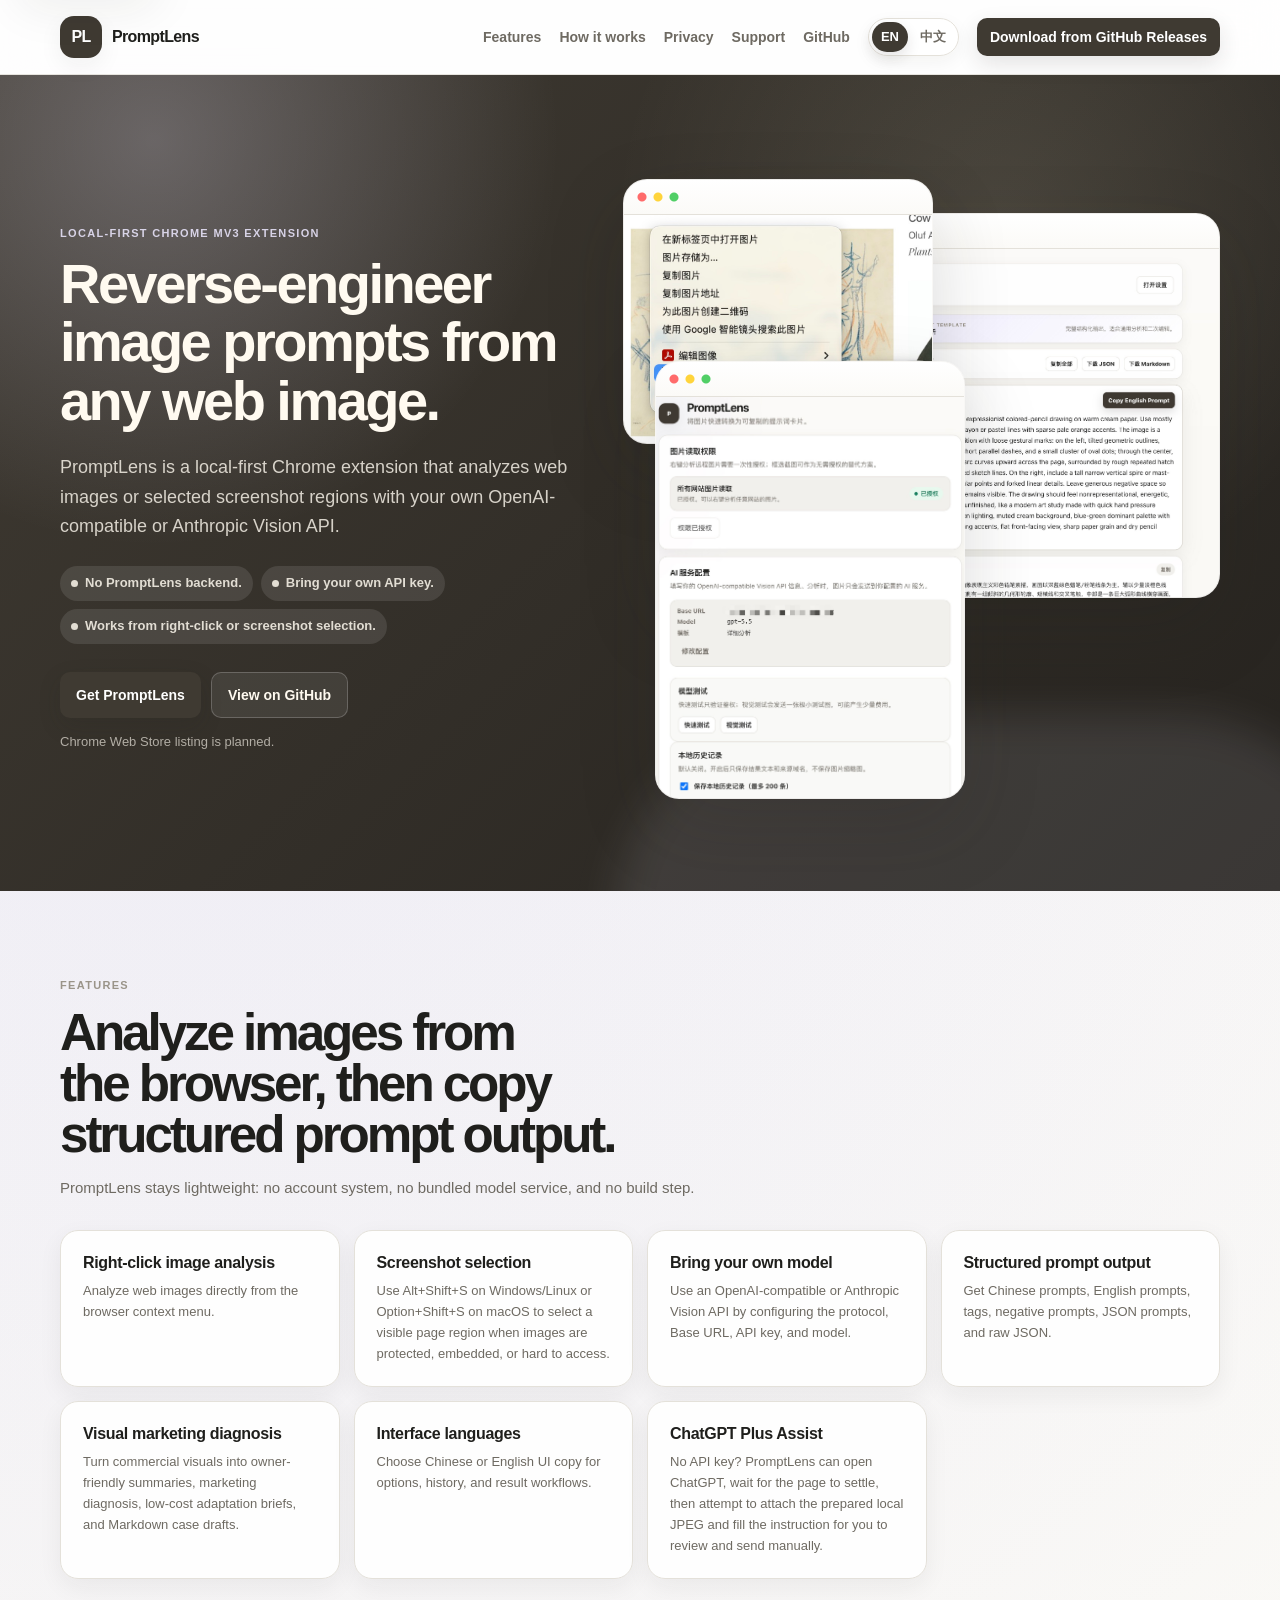
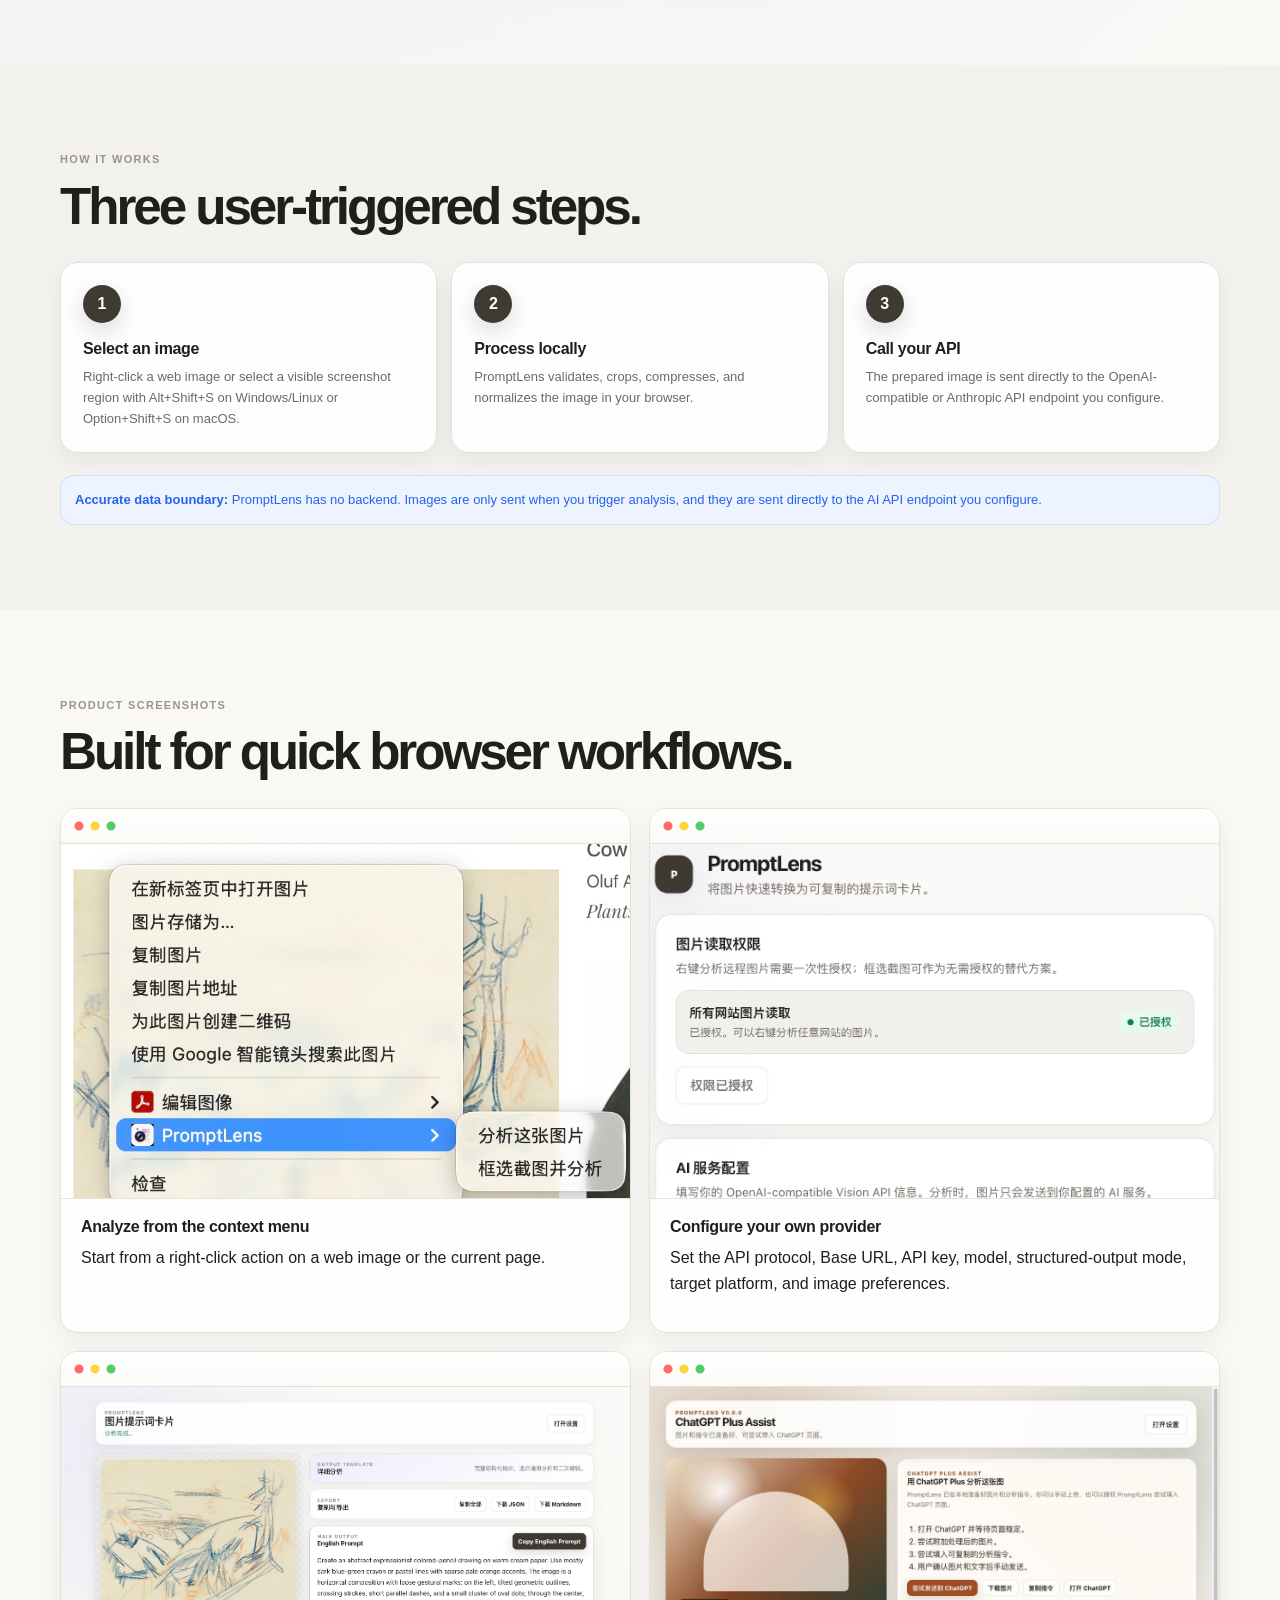
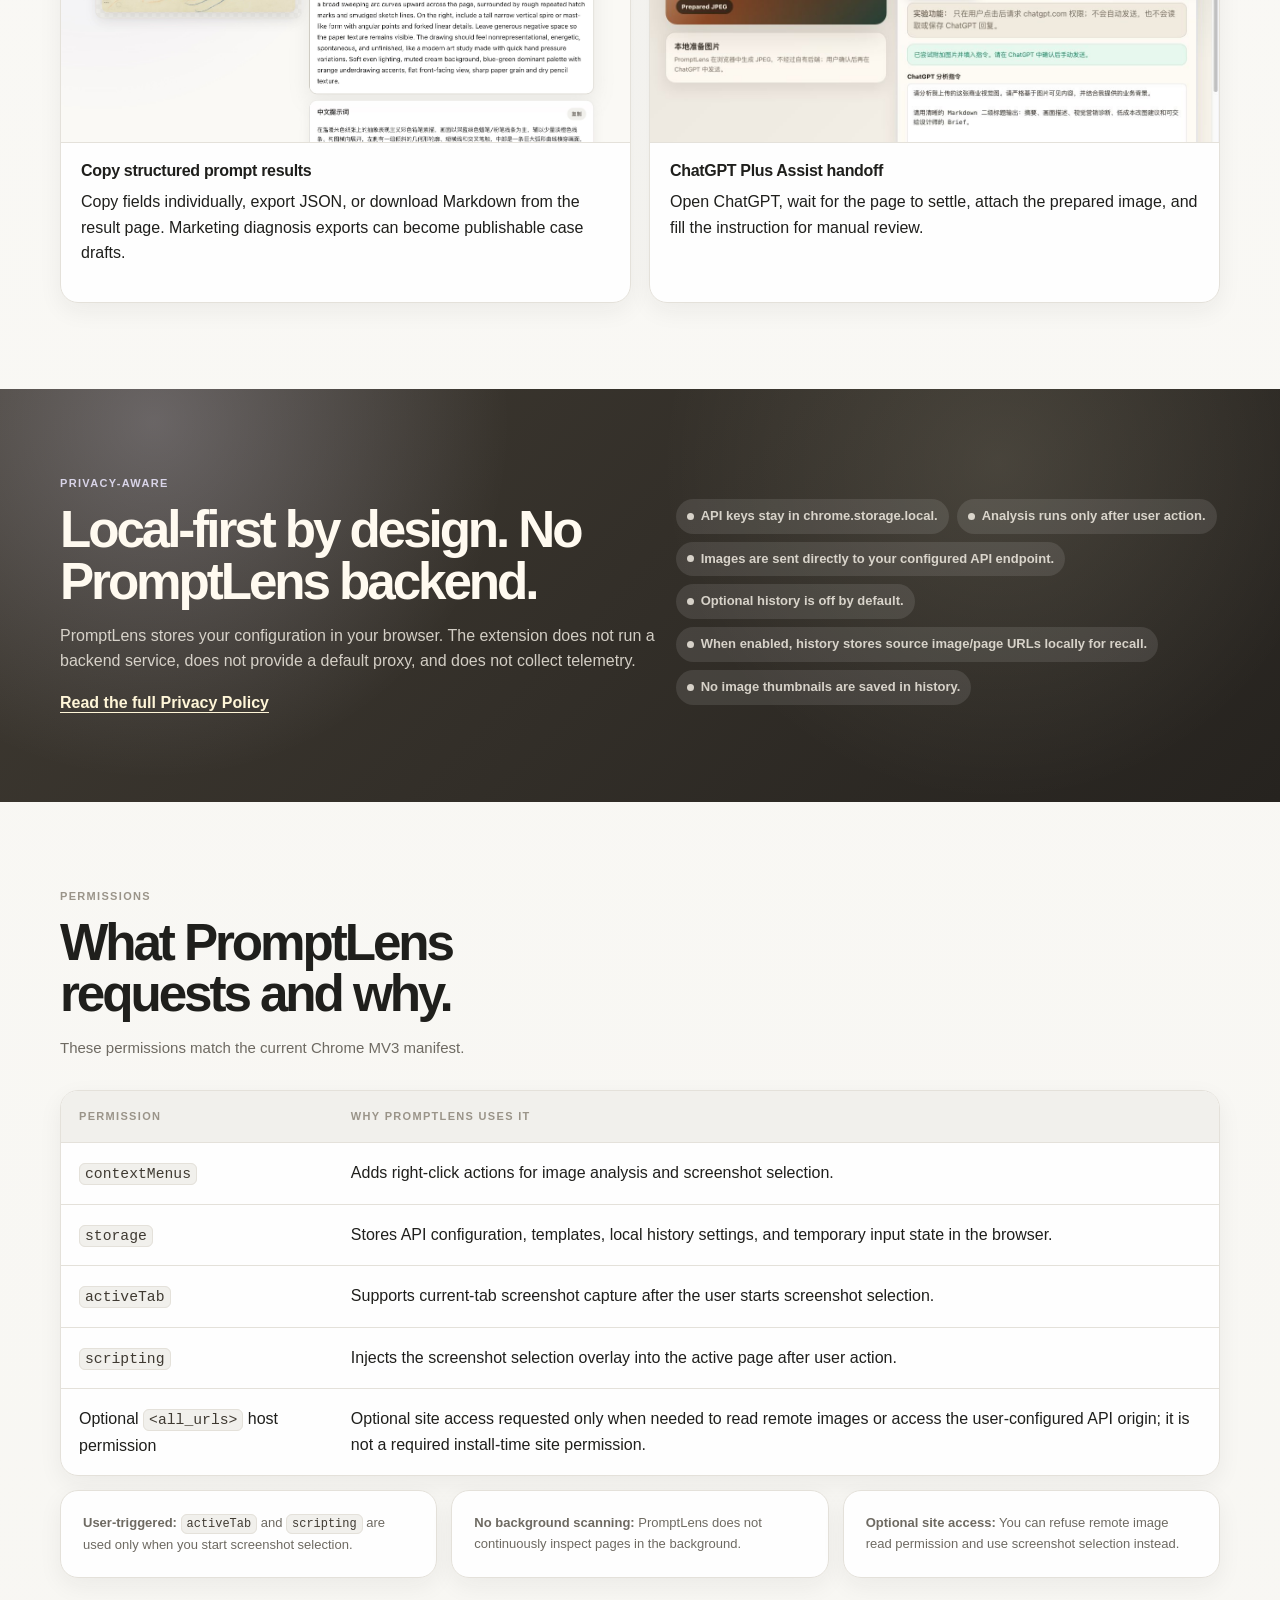
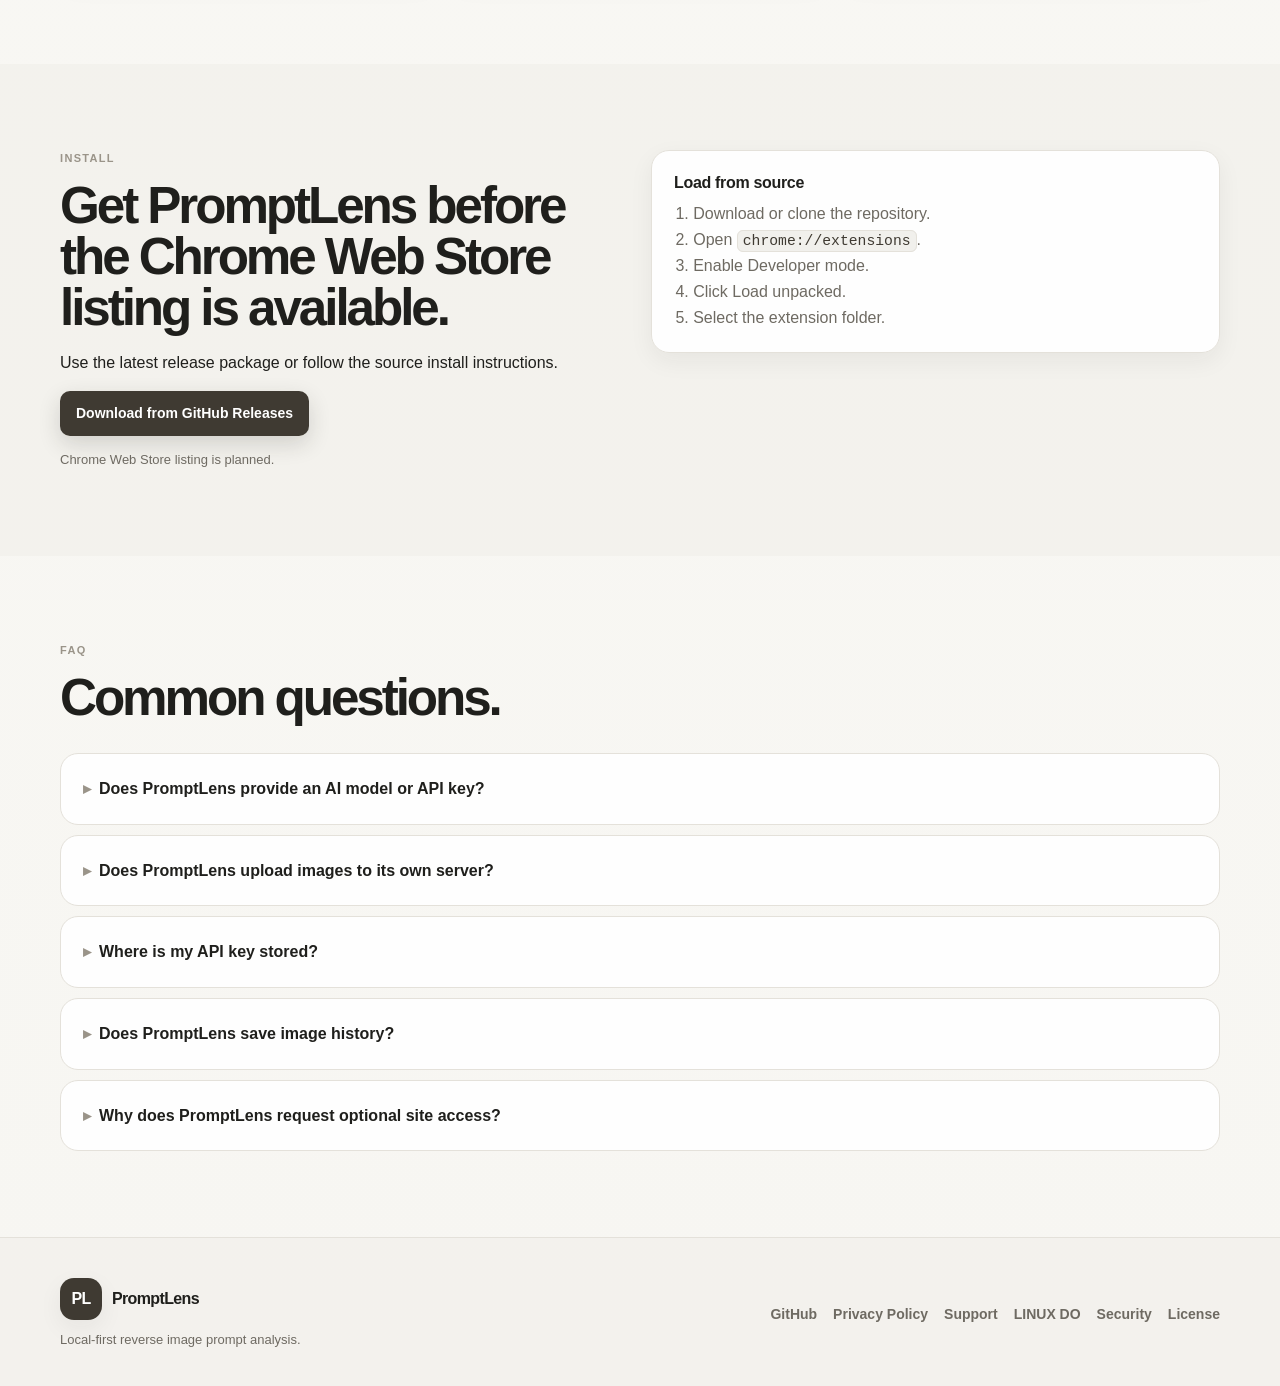
<file: site/index.html>
<!doctype html>
<html lang="en">
<head>
  <meta charset="utf-8">
  <meta name="viewport" content="width=device-width, initial-scale=1">
  <title>PromptLens — Reverse-engineer image prompts from web images</title>
  <meta name="theme-color" content="#3f3a32">
  <link rel="icon" href="./assets/favicon.png" type="image/png">
  <meta name="description" content="PromptLens is a local-first Chrome extension that analyzes web images or selected screenshot regions with your own OpenAI-compatible or Anthropic Vision API.">
  <link rel="canonical" href="https://promptlens.bytewatcher.xyz/">
  <link rel="alternate" hreflang="en" href="https://promptlens.bytewatcher.xyz/">
  <link rel="alternate" hreflang="zh-CN" href="https://promptlens.bytewatcher.xyz/?lang=zh-CN">
  <link rel="alternate" hreflang="x-default" href="https://promptlens.bytewatcher.xyz/">
  <meta property="og:type" content="website">
  <meta property="og:title" content="PromptLens — Reverse image prompts and visual marketing diagnosis">
  <meta property="og:description" content="Local-first Chrome extension for image-to-prompt analysis, visual marketing diagnosis, and reusable prompts through OpenAI-compatible or Anthropic Vision APIs.">
  <meta property="og:image" content="https://promptlens.bytewatcher.xyz/assets/promptlens-result.jpg">
  <meta property="og:url" content="https://promptlens.bytewatcher.xyz/">
  <meta name="twitter:card" content="summary_large_image">
  <meta name="twitter:title" content="PromptLens — Reverse image prompts and visual marketing diagnosis">
  <meta name="twitter:description" content="Local-first Chrome extension for image-to-prompt analysis, visual marketing diagnosis, and reusable prompts through OpenAI-compatible or Anthropic Vision APIs.">
  <meta name="twitter:image" content="https://promptlens.bytewatcher.xyz/assets/promptlens-result.jpg">
  <script type="application/ld+json">
{
  "@context": "https://schema.org",
  "@type": "SoftwareApplication",
  "name": "PromptLens",
  "applicationCategory": "BrowserApplication",
  "operatingSystem": "Chrome",
  "description": "Local-first Chrome extension for image-to-prompt analysis, visual marketing diagnosis, and reusable prompts through OpenAI-compatible or Anthropic Vision APIs.",
  "url": "https://promptlens.bytewatcher.xyz/",
  "downloadUrl": "https://github.com/wildbyteai/promptlens/releases",
  "softwareVersion": "0.7.0",
  "offers": {
    "@type": "Offer",
    "price": "0",
    "priceCurrency": "USD"
  }
}
  </script>
  <link rel="stylesheet" href="./assets/site.css?v=20260702-i18n">
</head>
<body>
  <a class="skip-link" href="#main-content">Skip to content</a>
  <header class="site-header">
    <nav class="nav shell" aria-label="Primary navigation">
      <a class="brand" href="./index.html" aria-label="PromptLens home">
        <span class="brand-mark">PL</span>
        <span>PromptLens</span>
      </a>
      <button class="nav-toggle" type="button" aria-expanded="false" aria-controls="nav-links" aria-label="Open navigation">Menu</button>
      <div class="nav-links" id="nav-links">
        <a href="#features">Features</a>
        <a href="#how-it-works">How it works</a>
        <a href="./privacy/">Privacy</a>
        <a href="./support/">Support</a>
        <a href="https://github.com/wildbyteai/promptlens">GitHub</a>
        <div class="language-switcher" aria-label="Language switcher">
          <button class="language-option" type="button" data-lang-option="en" aria-pressed="true">EN</button>
          <button class="language-option" type="button" data-lang-option="zh-CN" aria-pressed="false">中文</button>
        </div>
        <a class="nav-cta" href="https://github.com/wildbyteai/promptlens/releases">Download from GitHub Releases</a>
      </div>
    </nav>
  </header>

  <main id="main-content">
    <section class="hero section-dark">
      <div class="shell hero-grid">
        <div class="hero-copy">
          <p class="eyebrow">Local-first Chrome MV3 extension</p>
          <h1>Reverse-engineer image prompts from any web image.</h1>
          <p class="hero-lede">PromptLens is a local-first Chrome extension that analyzes web images or selected screenshot regions with your own OpenAI-compatible or Anthropic Vision API.</p>
          <ul class="trust-list" aria-label="PromptLens trust points">
            <li>No PromptLens backend.</li>
            <li>Bring your own API key.</li>
            <li>Works from right-click or screenshot selection.</li>
          </ul>
          <div class="hero-actions">
            <a class="button button-primary" href="https://github.com/wildbyteai/promptlens/releases">Get PromptLens</a>
            <a class="button button-secondary" href="https://github.com/wildbyteai/promptlens">View on GitHub</a>
          </div>
          <p class="availability-note">Chrome Web Store listing is planned.</p>
        </div>
        <div class="hero-media" aria-label="PromptLens product screenshots">
          <figure class="screenshot-card screenshot-card-large">
            <img src="./assets/promptlens-result.jpg" alt="PromptLens structured prompt result page" width="1440" height="900" fetchpriority="high">
          </figure>
          <figure class="screenshot-card screenshot-card-small screenshot-card-menu">
            <img src="./assets/promptlens-context-menu.jpg" alt="PromptLens context menu actions" width="900" height="600" loading="lazy">
          </figure>
          <figure class="screenshot-card screenshot-card-small screenshot-card-options">
            <img src="./assets/promptlens-options.jpg" alt="PromptLens options page for model configuration" width="1100" height="760" loading="lazy">
          </figure>
        </div>
      </div>
    </section>

    <section class="section" id="features">
      <div class="shell">
        <div class="section-heading">
          <p class="eyebrow">Features</p>
          <h2>Analyze images from the browser, then copy structured prompt output.</h2>
          <p>PromptLens stays lightweight: no account system, no bundled model service, and no build step.</p>
        </div>
        <div class="card-grid four-up">
          <article class="card">
            <h3>Right-click image analysis</h3>
            <p>Analyze web images directly from the browser context menu.</p>
          </article>
          <article class="card">
            <h3>Screenshot selection</h3>
            <p>Use Alt+Shift+S on Windows/Linux or Option+Shift+S on macOS to select a visible page region when images are protected, embedded, or hard to access.</p>
          </article>
          <article class="card">
            <h3>Bring your own model</h3>
            <p>Use an OpenAI-compatible or Anthropic Vision API by configuring the protocol, Base URL, API key, and model.</p>
          </article>
          <article class="card">
            <h3>Structured prompt output</h3>
            <p>Get Chinese prompts, English prompts, tags, negative prompts, JSON prompts, and raw JSON.</p>
          </article>
          <article class="card">
            <h3>Visual marketing diagnosis</h3>
            <p>Turn commercial visuals into owner-friendly summaries, marketing diagnosis, low-cost adaptation briefs, and Markdown case drafts.</p>
          </article>
          <article class="card">
            <h3>Interface languages</h3>
            <p>Choose Chinese or English UI copy for options, history, and result workflows.</p>
          </article>
          <article class="card">
            <h3>ChatGPT Plus Assist</h3>
            <p>No API key? PromptLens can open ChatGPT, wait for the page to settle, then attempt to attach the prepared local JPEG and fill the instruction for you to review and send manually.</p>
          </article>
        </div>
      </div>
    </section>

    <section class="section section-muted" id="how-it-works">
      <div class="shell">
        <div class="section-heading">
          <p class="eyebrow">How it works</p>
          <h2>Three user-triggered steps.</h2>
        </div>
        <div class="steps">
          <article class="step-card">
            <span class="step-number">1</span>
            <h3>Select an image</h3>
            <p>Right-click a web image or select a visible screenshot region with Alt+Shift+S on Windows/Linux or Option+Shift+S on macOS.</p>
          </article>
          <article class="step-card">
            <span class="step-number">2</span>
            <h3>Process locally</h3>
            <p>PromptLens validates, crops, compresses, and normalizes the image in your browser.</p>
          </article>
          <article class="step-card">
            <span class="step-number">3</span>
            <h3>Call your API</h3>
            <p>The prepared image is sent directly to the OpenAI-compatible or Anthropic API endpoint you configure.</p>
          </article>
        </div>
        <div class="callout">
          <strong>Accurate data boundary:</strong> PromptLens has no backend. Images are only sent when you trigger analysis, and they are sent directly to the AI API endpoint you configure.
        </div>
      </div>
    </section>

    <section class="section">
      <div class="shell">
        <div class="section-heading">
          <p class="eyebrow">Product screenshots</p>
          <h2>Built for quick browser workflows.</h2>
        </div>
        <div class="screenshot-grid">
          <article class="screenshot-feature">
            <img src="./assets/promptlens-context-menu.jpg" alt="Analyze from the context menu" width="900" height="600" loading="lazy">
            <div>
              <h3>Analyze from the context menu</h3>
              <p>Start from a right-click action on a web image or the current page.</p>
            </div>
          </article>
          <article class="screenshot-feature">
            <img src="./assets/promptlens-options.jpg" alt="Configure your own provider" width="1100" height="760" loading="lazy">
            <div>
              <h3>Configure your own provider</h3>
              <p>Set the API protocol, Base URL, API key, model, structured-output mode, target platform, and image preferences.</p>
            </div>
          </article>
          <article class="screenshot-feature">
            <img src="./assets/promptlens-result.jpg" alt="Copy structured prompt results" width="1440" height="900" loading="lazy">
            <div>
              <h3>Copy structured prompt results</h3>
              <p>Copy fields individually, export JSON, or download Markdown from the result page. Marketing diagnosis exports can become publishable case drafts.</p>
            </div>
          </article>
          <article class="screenshot-feature">
            <img src="./assets/promptlens-chatgpt-assist.jpg" alt="ChatGPT Plus Assist handoff" width="1200" height="760" loading="lazy">
            <div>
              <h3>ChatGPT Plus Assist handoff</h3>
              <p>Open ChatGPT, wait for the page to settle, attach the prepared image, and fill the instruction for manual review.</p>
            </div>
          </article>
        </div>
      </div>
    </section>

    <section class="section section-dark-soft" id="privacy-summary">
      <div class="shell privacy-grid">
        <div>
          <p class="eyebrow">Privacy-aware</p>
          <h2>Local-first by design. No PromptLens backend.</h2>
          <p>PromptLens stores your configuration in your browser. The extension does not run a backend service, does not provide a default proxy, and does not collect telemetry.</p>
          <a class="text-link" href="./privacy/">Read the full Privacy Policy</a>
        </div>
        <ul class="check-list">
          <li>API keys stay in chrome.storage.local.</li>
          <li>Analysis runs only after user action.</li>
          <li>Images are sent directly to your configured API endpoint.</li>
          <li>Optional history is off by default.</li>
          <li>When enabled, history stores source image/page URLs locally for recall.</li>
          <li>No image thumbnails are saved in history.</li>
        </ul>
      </div>
    </section>

    <section class="section" id="permissions">
      <div class="shell">
        <div class="section-heading">
          <p class="eyebrow">Permissions</p>
          <h2>What PromptLens requests and why.</h2>
          <p>These permissions match the current Chrome MV3 manifest.</p>
        </div>
        <div class="table-wrap">
          <table>
            <thead>
              <tr>
                <th scope="col">Permission</th>
                <th scope="col">Why PromptLens uses it</th>
              </tr>
            </thead>
            <tbody>
              <tr>
                <td><code>contextMenus</code></td>
                <td>Adds right-click actions for image analysis and screenshot selection.</td>
              </tr>
              <tr>
                <td><code>storage</code></td>
                <td>Stores API configuration, templates, local history settings, and temporary input state in the browser.</td>
              </tr>
              <tr>
                <td><code>activeTab</code></td>
                <td>Supports current-tab screenshot capture after the user starts screenshot selection.</td>
              </tr>
              <tr>
                <td><code>scripting</code></td>
                <td>Injects the screenshot selection overlay into the active page after user action.</td>
              </tr>
              <tr>
                <td>Optional <code>&lt;all_urls&gt;</code> host permission</td>
                <td>Optional site access requested only when needed to read remote images or access the user-configured API origin; it is not a required install-time site permission.</td>
              </tr>
            </tbody>
          </table>
        </div>
        <div class="note-grid">
          <p><strong>User-triggered:</strong> <code>activeTab</code> and <code>scripting</code> are used only when you start screenshot selection.</p>
          <p><strong>No background scanning:</strong> PromptLens does not continuously inspect pages in the background.</p>
          <p><strong>Optional site access:</strong> You can refuse remote image read permission and use screenshot selection instead.</p>
        </div>
      </div>
    </section>

    <section class="section section-muted" id="install">
      <div class="shell install-grid">
        <div class="install-main">
          <p class="eyebrow">Install</p>
          <h2>Get PromptLens before the Chrome Web Store listing is available.</h2>
          <p>Use the latest release package or follow the source install instructions.</p>
          <a class="button button-primary" href="https://github.com/wildbyteai/promptlens/releases">Download from GitHub Releases</a>
          <p class="availability-note dark">Chrome Web Store listing is planned.</p>
        </div>
        <div class="install-card">
          <h3>Load from source</h3>
          <ol>
            <li>Download or clone the repository.</li>
            <li>Open <code>chrome://extensions</code>.</li>
            <li>Enable Developer mode.</li>
            <li>Click Load unpacked.</li>
            <li>Select the extension folder.</li>
          </ol>
        </div>
      </div>
    </section>

    <section class="section" id="faq">
      <div class="shell">
        <div class="section-heading">
          <p class="eyebrow">FAQ</p>
          <h2>Common questions.</h2>
        </div>
        <div class="faq-list">
          <details>
            <summary>Does PromptLens provide an AI model or API key?</summary>
            <p>No. PromptLens is a frontend-only extension. You bring your own OpenAI-compatible or Anthropic Vision API endpoint, API key, and model.</p>
          </details>
          <details>
            <summary>Does PromptLens upload images to its own server?</summary>
            <p>No. PromptLens does not operate a backend server. When you trigger analysis, the selected image data is sent directly from your browser to the API endpoint you configure.</p>
          </details>
          <details>
            <summary>Where is my API key stored?</summary>
            <p>Your API key is stored locally in Chrome extension storage. It is not sent to PromptLens, but browser-local storage is not a hardware security vault. You should only use this extension on devices and browser profiles you trust.</p>
          </details>
          <details>
            <summary>Does PromptLens save image history?</summary>
            <p>Local history is off by default. When enabled, it stores text results, source domain, source image URL, page URL, template metadata, and structured output in IndexedDB. It does not save image thumbnails. Source URLs may include signed query parameters or private path details, so keep history disabled or clear it if you do not want that local metadata retained.</p>
          </details>
          <details>
            <summary>Why does PromptLens request optional site access?</summary>
            <p>Remote image analysis may require optional permission to read image URLs from websites. This is not a required install-time site permission. You can skip this and use screenshot selection instead.</p>
          </details>
        </div>
      </div>
    </section>
  </main>

  <footer class="site-footer">
    <div class="shell footer-grid">
      <div>
        <a class="brand" href="./index.html" aria-label="PromptLens home">
          <span class="brand-mark">PL</span>
          <span>PromptLens</span>
        </a>
        <p>Local-first reverse image prompt analysis.</p>
      </div>
      <nav class="footer-links" aria-label="Footer navigation">
        <a href="https://github.com/wildbyteai/promptlens">GitHub</a>
        <a href="./privacy/">Privacy Policy</a>
        <a href="./support/">Support</a>
        <a href="https://linux.do/">LINUX DO</a>
        <a href="https://github.com/wildbyteai/promptlens/security">Security</a>
        <a href="https://github.com/wildbyteai/promptlens/blob/main/LICENSE">License</a>
      </nav>
    </div>
  </footer>

  <script src="./assets/site.js"></script>
  <script src="./assets/i18n.js"></script>
</body>
</html>
</file>
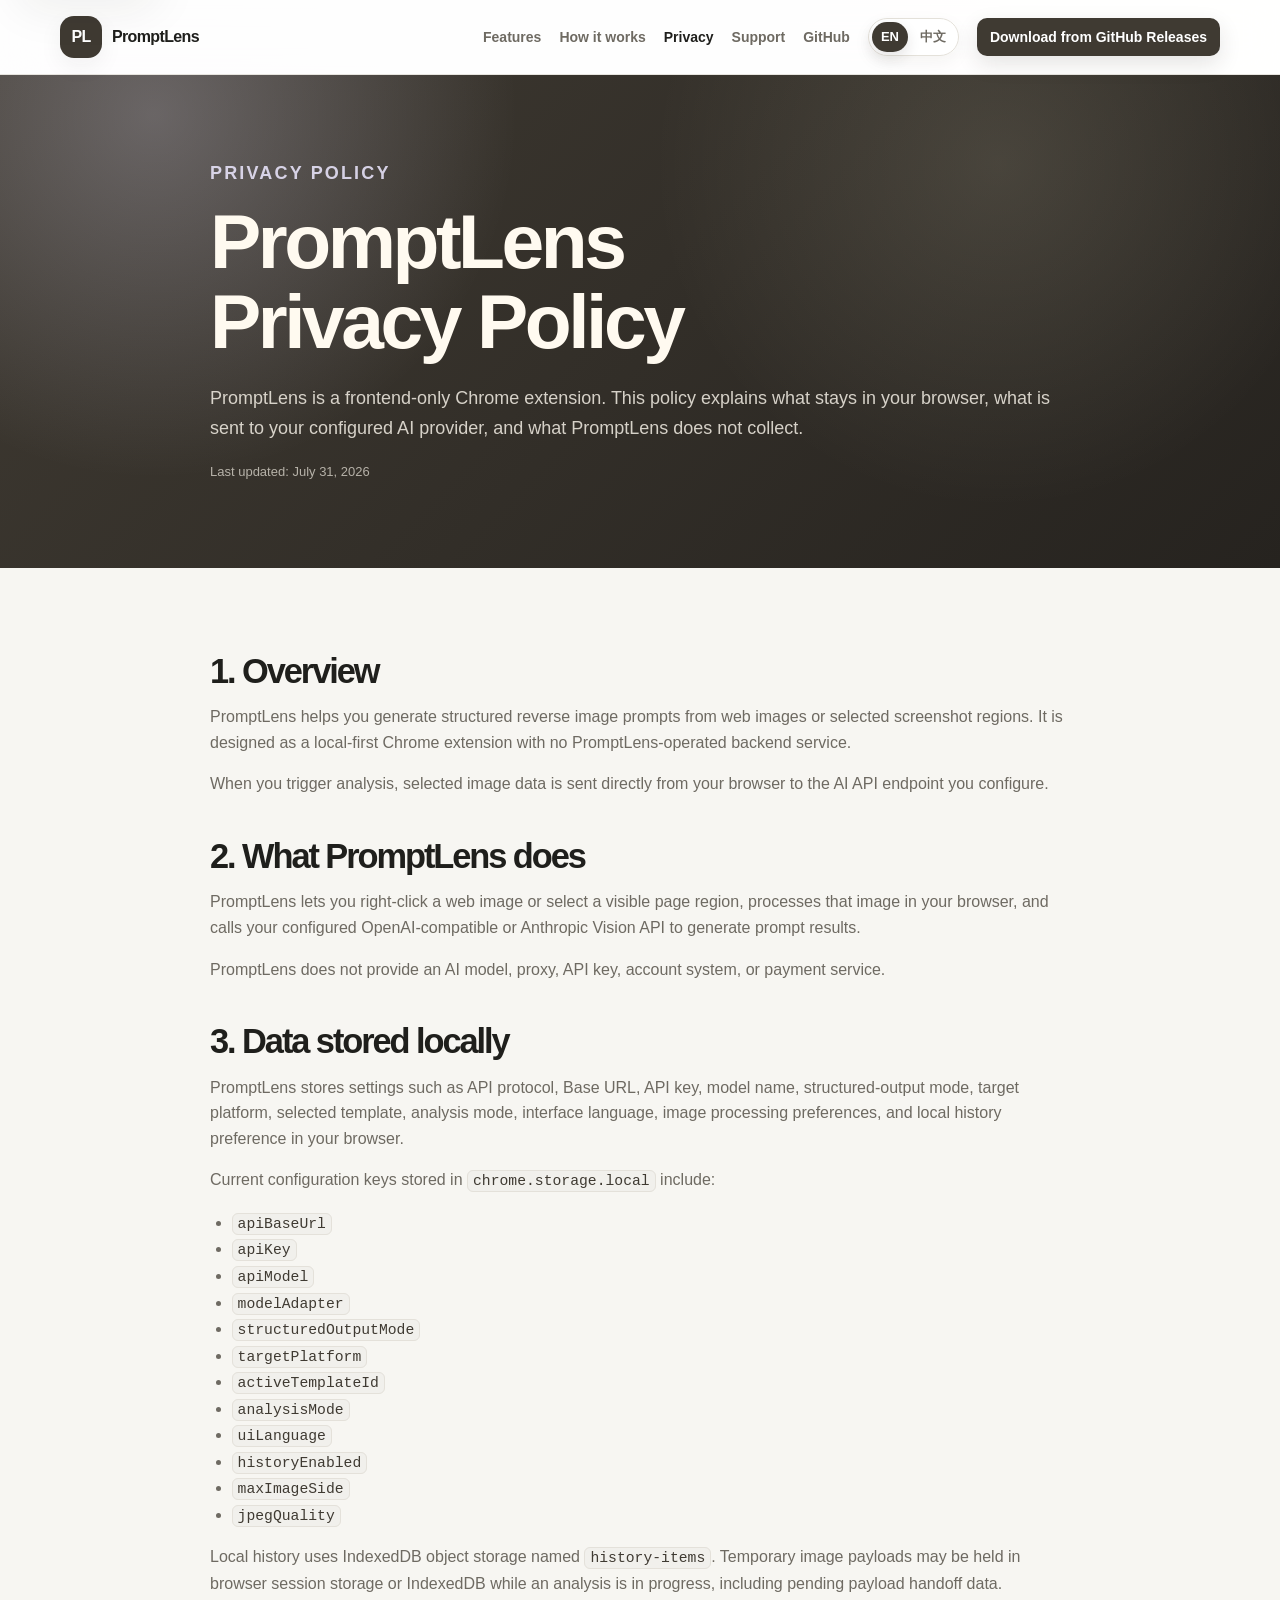
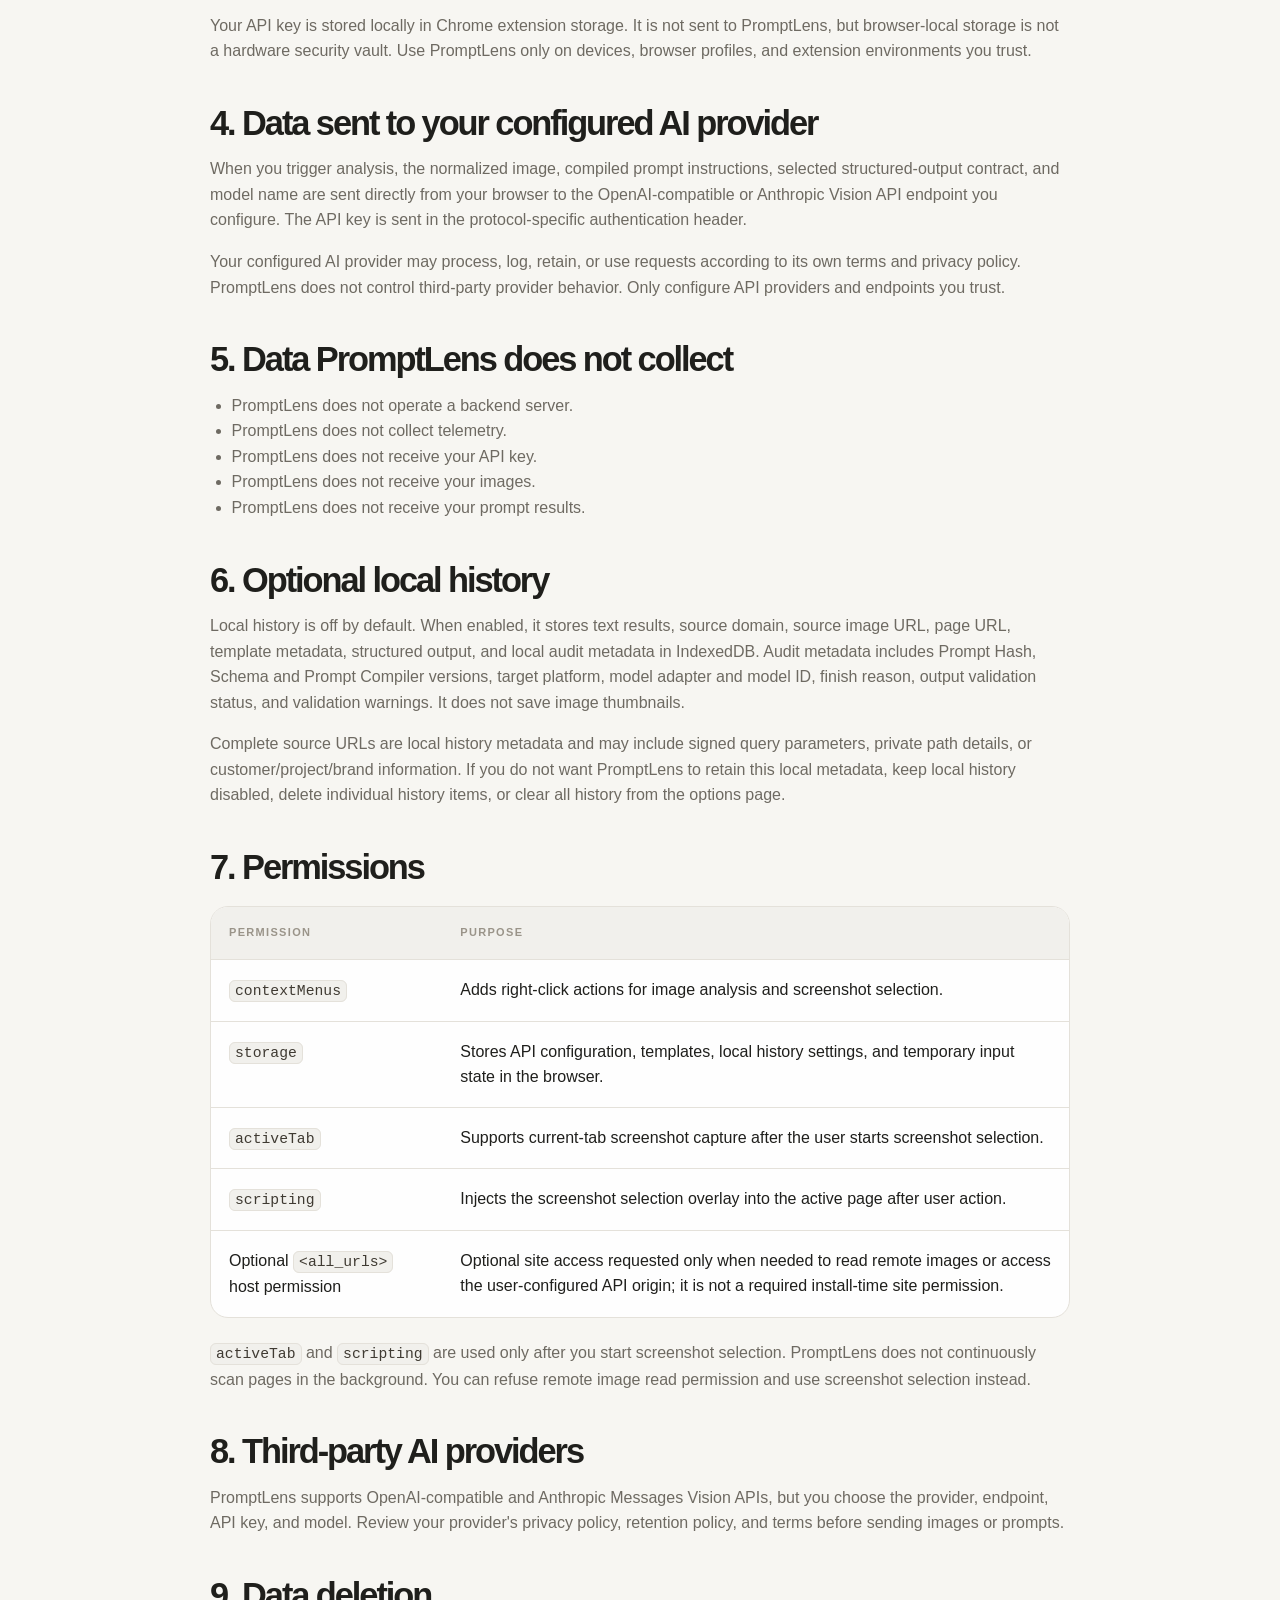
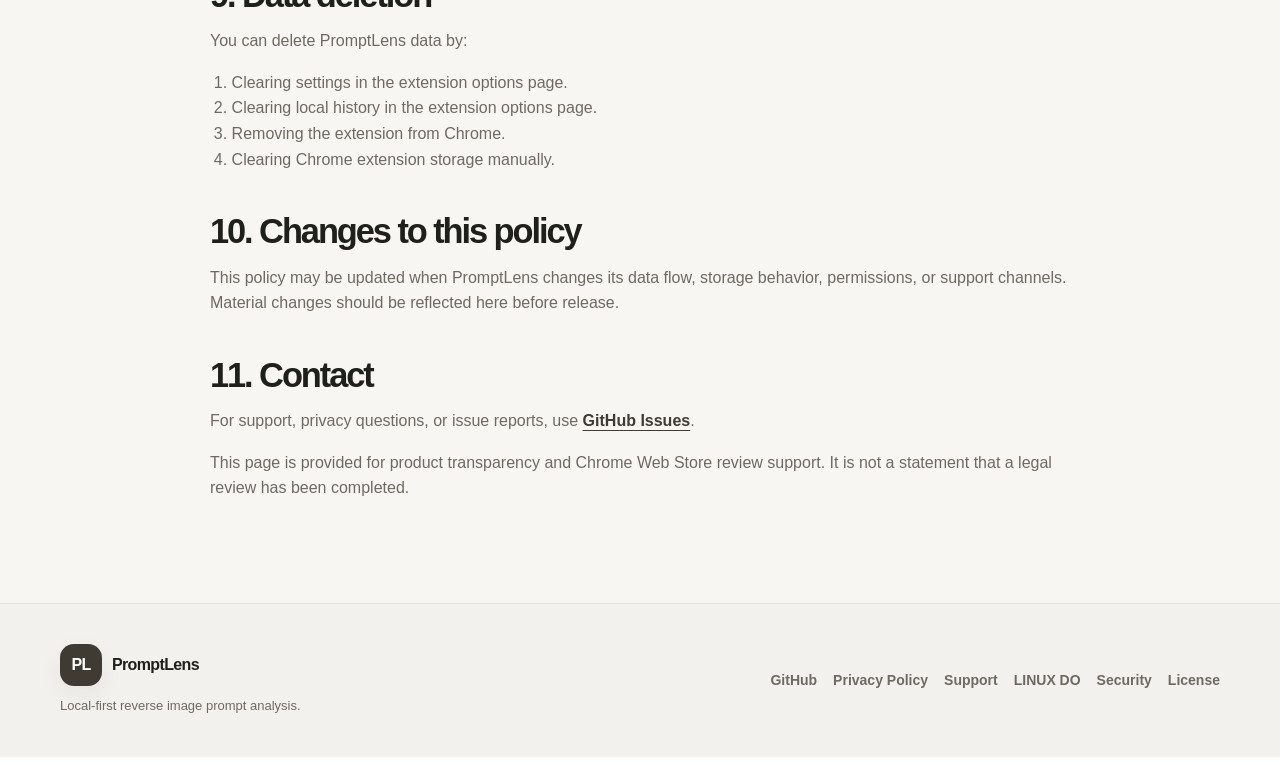
<file: site/privacy/index.html>
<!doctype html>
<html lang="en">
<head>
  <meta charset="utf-8">
  <meta name="viewport" content="width=device-width, initial-scale=1">
  <title>Privacy Policy — PromptLens</title>
  <meta name="theme-color" content="#3f3a32">
  <link rel="icon" href="../assets/favicon.png" type="image/png">
  <meta name="description" content="Privacy Policy for PromptLens, a local-first Chrome extension that uses your configured OpenAI-compatible or Anthropic Vision API.">
  <link rel="canonical" href="https://promptlens.bytewatcher.xyz/privacy/">
  <link rel="alternate" hreflang="en" href="https://promptlens.bytewatcher.xyz/privacy/">
  <link rel="alternate" hreflang="zh-CN" href="https://promptlens.bytewatcher.xyz/privacy/?lang=zh-CN">
  <link rel="alternate" hreflang="x-default" href="https://promptlens.bytewatcher.xyz/privacy/">
  <meta property="og:type" content="website">
  <meta property="og:title" content="Privacy Policy — PromptLens">
  <meta property="og:description" content="Privacy details for PromptLens, a local-first Chrome extension that sends images only to your configured OpenAI-compatible or Anthropic Vision API.">
  <meta property="og:image" content="https://promptlens.bytewatcher.xyz/assets/promptlens-result.jpg">
  <meta property="og:url" content="https://promptlens.bytewatcher.xyz/privacy/">
  <meta name="twitter:card" content="summary_large_image">
  <meta name="twitter:title" content="Privacy Policy — PromptLens">
  <meta name="twitter:description" content="Privacy details for PromptLens, a local-first Chrome extension that sends images only to your configured OpenAI-compatible or Anthropic Vision API.">
  <meta name="twitter:image" content="https://promptlens.bytewatcher.xyz/assets/promptlens-result.jpg">
  <script type="application/ld+json">
{
  "@context": "https://schema.org",
  "@type": "WebPage",
  "name": "Privacy Policy — PromptLens",
  "description": "Privacy details for PromptLens, a local-first Chrome extension that sends images only to your configured OpenAI-compatible or Anthropic Vision API.",
  "url": "https://promptlens.bytewatcher.xyz/privacy/"
}
  </script>
  <link rel="stylesheet" href="../assets/site.css?v=20260702-i18n">
</head>
<body>
  <a class="skip-link" href="#main-content">Skip to content</a>
  <header class="site-header">
    <nav class="nav shell" aria-label="Primary navigation">
      <a class="brand" href="../" aria-label="PromptLens home"><span class="brand-mark">PL</span><span>PromptLens</span></a>
      <button class="nav-toggle" type="button" aria-expanded="false" aria-controls="nav-links" aria-label="Open navigation">Menu</button>
      <div class="nav-links" id="nav-links">
        <a href="../#features">Features</a>
        <a href="../#how-it-works">How it works</a>
        <a href="../privacy/" aria-current="page">Privacy</a>
        <a href="../support/">Support</a>
        <a href="https://github.com/wildbyteai/promptlens">GitHub</a>
        <div class="language-switcher" aria-label="Language switcher">
          <button class="language-option" type="button" data-lang-option="en" aria-pressed="true">EN</button>
          <button class="language-option" type="button" data-lang-option="zh-CN" aria-pressed="false">中文</button>
        </div>
        <a class="nav-cta" href="https://github.com/wildbyteai/promptlens/releases">Download from GitHub Releases</a>
      </div>
    </nav>
  </header>

  <main id="main-content">
    <section class="page-hero section-dark">
      <div class="shell narrow">
        <p class="eyebrow">Privacy Policy</p>
        <h1>PromptLens Privacy Policy</h1>
        <p>PromptLens is a frontend-only Chrome extension. This policy explains what stays in your browser, what is sent to your configured AI provider, and what PromptLens does not collect.</p>
        <p class="last-updated">Last updated: July 31, 2026</p>
      </div>
    </section>

    <article class="section policy-content">
      <div class="shell narrow prose">
        <h2>1. Overview</h2>
        <p>PromptLens helps you generate structured reverse image prompts from web images or selected screenshot regions. It is designed as a local-first Chrome extension with no PromptLens-operated backend service.</p>
        <p>When you trigger analysis, selected image data is sent directly from your browser to the AI API endpoint you configure.</p>

        <h2>2. What PromptLens does</h2>
        <p>PromptLens lets you right-click a web image or select a visible page region, processes that image in your browser, and calls your configured OpenAI-compatible or Anthropic Vision API to generate prompt results.</p>
        <p>PromptLens does not provide an AI model, proxy, API key, account system, or payment service.</p>

        <h2>3. Data stored locally</h2>
        <p>PromptLens stores settings such as API protocol, Base URL, API key, model name, structured-output mode, target platform, selected template, analysis mode, interface language, image processing preferences, and local history preference in your browser.</p>
        <p>Current configuration keys stored in <code>chrome.storage.local</code> include:</p>
        <ul>
          <li><code>apiBaseUrl</code></li>
          <li><code>apiKey</code></li>
          <li><code>apiModel</code></li>
          <li><code>modelAdapter</code></li>
          <li><code>structuredOutputMode</code></li>
          <li><code>targetPlatform</code></li>
          <li><code>activeTemplateId</code></li>
          <li><code>analysisMode</code></li>
          <li><code>uiLanguage</code></li>
          <li><code>historyEnabled</code></li>
          <li><code>maxImageSide</code></li>
          <li><code>jpegQuality</code></li>
        </ul>
        <p>Local history uses IndexedDB object storage named <code>history-items</code>. Temporary image payloads may be held in browser session storage or IndexedDB while an analysis is in progress, including pending payload handoff data.</p>
        <p>Your API key is stored locally in Chrome extension storage. It is not sent to PromptLens, but browser-local storage is not a hardware security vault. Use PromptLens only on devices, browser profiles, and extension environments you trust.</p>

        <h2>4. Data sent to your configured AI provider</h2>
        <p>When you trigger analysis, the normalized image, compiled prompt instructions, selected structured-output contract, and model name are sent directly from your browser to the OpenAI-compatible or Anthropic Vision API endpoint you configure. The API key is sent in the protocol-specific authentication header.</p>
        <p>Your configured AI provider may process, log, retain, or use requests according to its own terms and privacy policy. PromptLens does not control third-party provider behavior. Only configure API providers and endpoints you trust.</p>

        <h2>5. Data PromptLens does not collect</h2>
        <ul>
          <li>PromptLens does not operate a backend server.</li>
          <li>PromptLens does not collect telemetry.</li>
          <li>PromptLens does not receive your API key.</li>
          <li>PromptLens does not receive your images.</li>
          <li>PromptLens does not receive your prompt results.</li>
        </ul>

        <h2>6. Optional local history</h2>
        <p>Local history is off by default. When enabled, it stores text results, source domain, source image URL, page URL, template metadata, structured output, and local audit metadata in IndexedDB. Audit metadata includes Prompt Hash, Schema and Prompt Compiler versions, target platform, model adapter and model ID, finish reason, output validation status, and validation warnings. It does not save image thumbnails.</p>
        <p>Complete source URLs are local history metadata and may include signed query parameters, private path details, or customer/project/brand information. If you do not want PromptLens to retain this local metadata, keep local history disabled, delete individual history items, or clear all history from the options page.</p>

        <h2>7. Permissions</h2>
        <div class="table-wrap in-prose">
          <table>
            <thead>
              <tr>
                <th scope="col">Permission</th>
                <th scope="col">Purpose</th>
              </tr>
            </thead>
            <tbody>
              <tr>
                <td><code>contextMenus</code></td>
                <td>Adds right-click actions for image analysis and screenshot selection.</td>
              </tr>
              <tr>
                <td><code>storage</code></td>
                <td>Stores API configuration, templates, local history settings, and temporary input state in the browser.</td>
              </tr>
              <tr>
                <td><code>activeTab</code></td>
                <td>Supports current-tab screenshot capture after the user starts screenshot selection.</td>
              </tr>
              <tr>
                <td><code>scripting</code></td>
                <td>Injects the screenshot selection overlay into the active page after user action.</td>
              </tr>
              <tr>
                <td>Optional <code>&lt;all_urls&gt;</code> host permission</td>
                <td>Optional site access requested only when needed to read remote images or access the user-configured API origin; it is not a required install-time site permission.</td>
              </tr>
            </tbody>
          </table>
        </div>
        <p><code>activeTab</code> and <code>scripting</code> are used only after you start screenshot selection. PromptLens does not continuously scan pages in the background. You can refuse remote image read permission and use screenshot selection instead.</p>

        <h2>8. Third-party AI providers</h2>
        <p>PromptLens supports OpenAI-compatible and Anthropic Messages Vision APIs, but you choose the provider, endpoint, API key, and model. Review your provider's privacy policy, retention policy, and terms before sending images or prompts.</p>

        <h2>9. Data deletion</h2>
        <p>You can delete PromptLens data by:</p>
        <ol>
          <li>Clearing settings in the extension options page.</li>
          <li>Clearing local history in the extension options page.</li>
          <li>Removing the extension from Chrome.</li>
          <li>Clearing Chrome extension storage manually.</li>
        </ol>

        <h2>10. Changes to this policy</h2>
        <p>This policy may be updated when PromptLens changes its data flow, storage behavior, permissions, or support channels. Material changes should be reflected here before release.</p>

        <h2>11. Contact</h2>
        <p>For support, privacy questions, or issue reports, use <a href="https://github.com/wildbyteai/promptlens/issues">GitHub Issues</a>.</p>
        <p>This page is provided for product transparency and Chrome Web Store review support. It is not a statement that a legal review has been completed.</p>
      </div>
    </article>
  </main>

  <footer class="site-footer">
    <div class="shell footer-grid">
      <div>
        <a class="brand" href="../" aria-label="PromptLens home"><span class="brand-mark">PL</span><span>PromptLens</span></a>
        <p>Local-first reverse image prompt analysis.</p>
      </div>
      <nav class="footer-links" aria-label="Footer navigation">
        <a href="https://github.com/wildbyteai/promptlens">GitHub</a>
        <a href="../privacy/">Privacy Policy</a>
        <a href="../support/">Support</a>
        <a href="https://linux.do/">LINUX DO</a>
        <a href="https://github.com/wildbyteai/promptlens/security">Security</a>
        <a href="https://github.com/wildbyteai/promptlens/blob/main/LICENSE">License</a>
      </nav>
    </div>
  </footer>
  <script src="../assets/site.js"></script>
  <script src="../assets/i18n.js"></script>
</body>
</html>
</file>
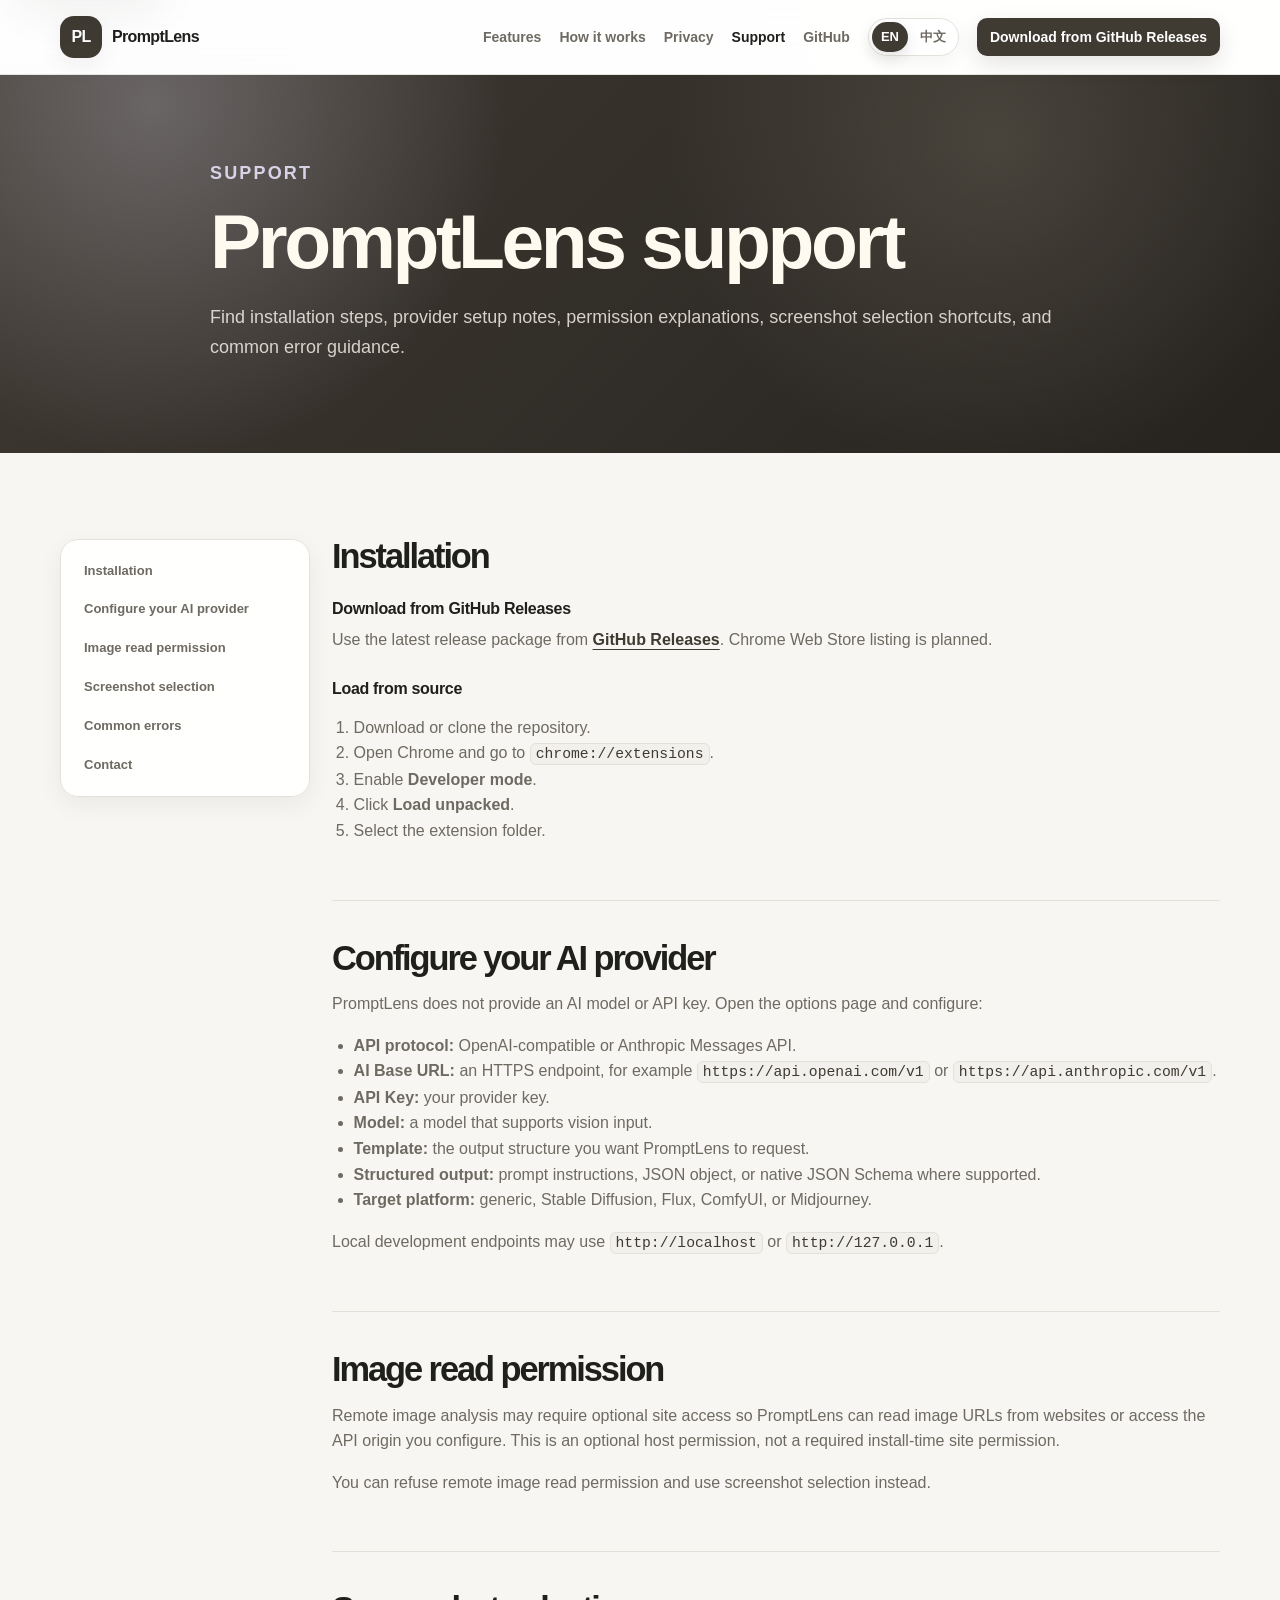
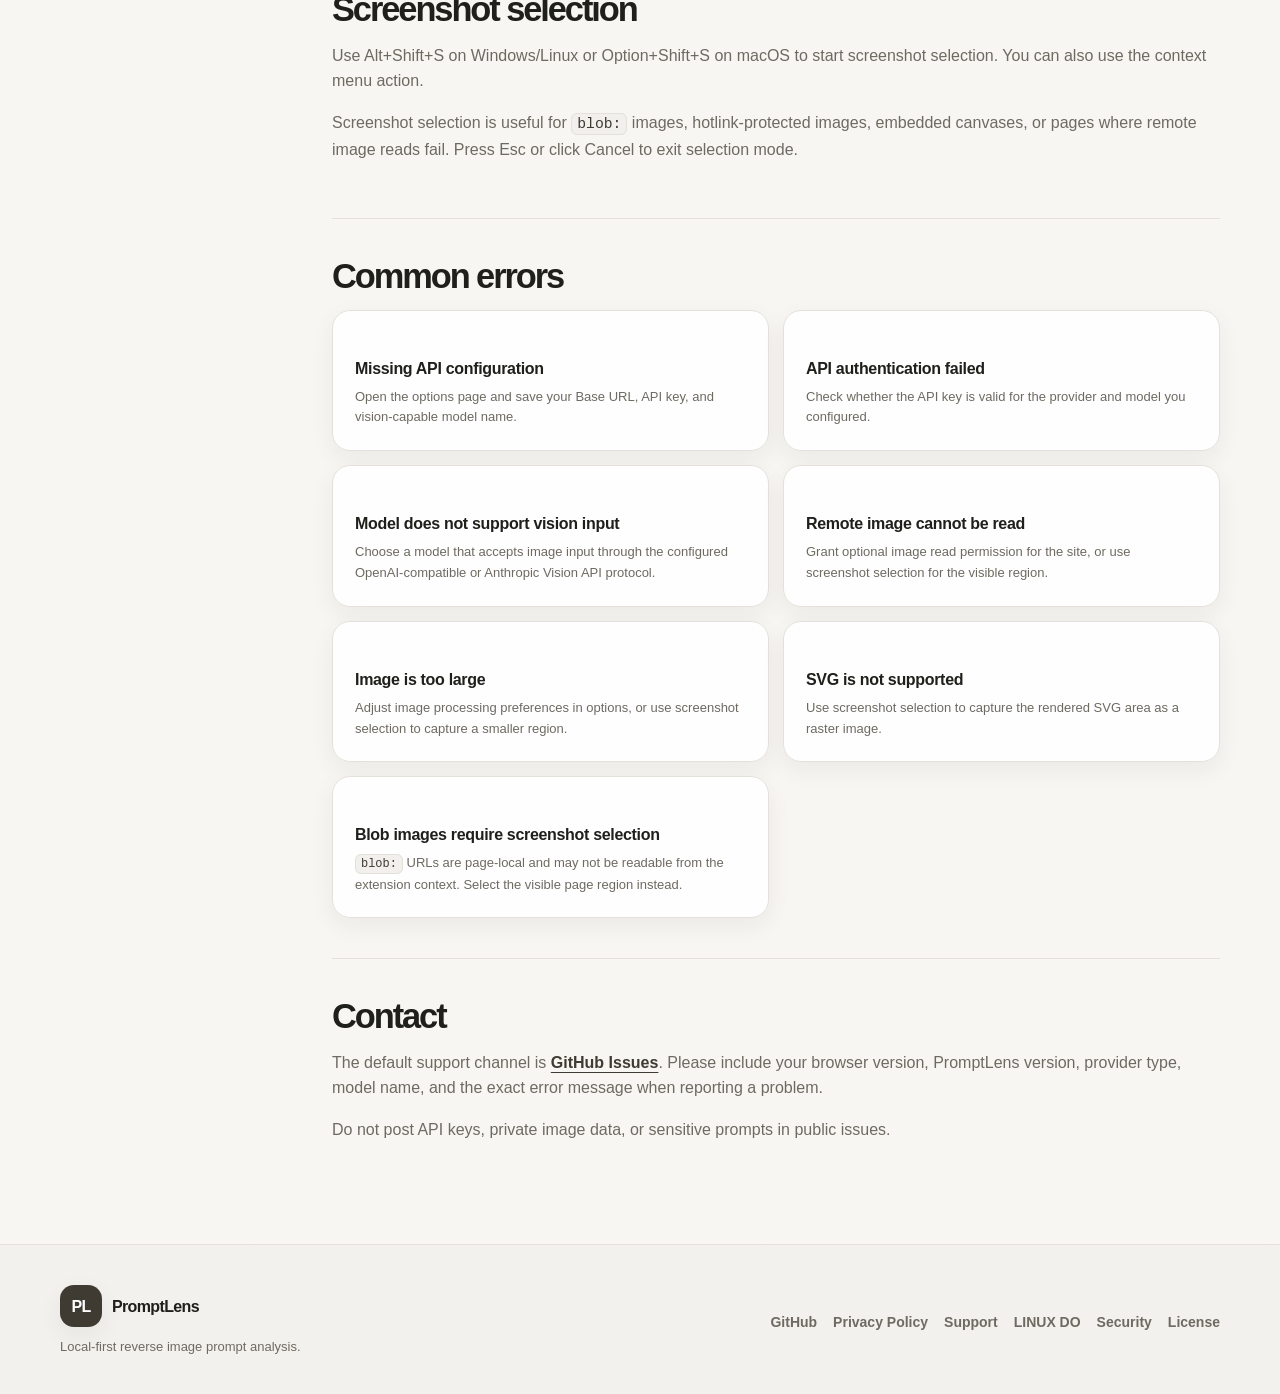
<file: site/support/index.html>
<!doctype html>
<html lang="en">
<head>
  <meta charset="utf-8">
  <meta name="viewport" content="width=device-width, initial-scale=1">
  <title>Support — PromptLens</title>
  <meta name="theme-color" content="#3f3a32">
  <link rel="icon" href="../assets/favicon.png" type="image/png">
  <meta name="description" content="PromptLens support page for installation, provider configuration, permissions, screenshot selection, and common errors.">
  <link rel="canonical" href="https://promptlens.bytewatcher.xyz/support/">
  <link rel="alternate" hreflang="en" href="https://promptlens.bytewatcher.xyz/support/">
  <link rel="alternate" hreflang="zh-CN" href="https://promptlens.bytewatcher.xyz/support/?lang=zh-CN">
  <link rel="alternate" hreflang="x-default" href="https://promptlens.bytewatcher.xyz/support/">
  <meta property="og:type" content="website">
  <meta property="og:title" content="Support — PromptLens">
  <meta property="og:description" content="PromptLens support for installation, provider setup, permissions, screenshot selection, and common image-to-prompt errors.">
  <meta property="og:image" content="https://promptlens.bytewatcher.xyz/assets/promptlens-result.jpg">
  <meta property="og:url" content="https://promptlens.bytewatcher.xyz/support/">
  <meta name="twitter:card" content="summary_large_image">
  <meta name="twitter:title" content="Support — PromptLens">
  <meta name="twitter:description" content="PromptLens support for installation, provider setup, permissions, screenshot selection, and common image-to-prompt errors.">
  <meta name="twitter:image" content="https://promptlens.bytewatcher.xyz/assets/promptlens-result.jpg">
  <script type="application/ld+json">
{
  "@context": "https://schema.org",
  "@type": "WebPage",
  "name": "Support — PromptLens",
  "description": "PromptLens support for installation, provider setup, permissions, screenshot selection, and common image-to-prompt errors.",
  "url": "https://promptlens.bytewatcher.xyz/support/"
}
  </script>
  <link rel="stylesheet" href="../assets/site.css?v=20260702-i18n">
</head>
<body>
  <a class="skip-link" href="#main-content">Skip to content</a>
  <header class="site-header">
    <nav class="nav shell" aria-label="Primary navigation">
      <a class="brand" href="../" aria-label="PromptLens home"><span class="brand-mark">PL</span><span>PromptLens</span></a>
      <button class="nav-toggle" type="button" aria-expanded="false" aria-controls="nav-links" aria-label="Open navigation">Menu</button>
      <div class="nav-links" id="nav-links">
        <a href="../#features">Features</a>
        <a href="../#how-it-works">How it works</a>
        <a href="../privacy/">Privacy</a>
        <a href="../support/" aria-current="page">Support</a>
        <a href="https://github.com/wildbyteai/promptlens">GitHub</a>
        <div class="language-switcher" aria-label="Language switcher">
          <button class="language-option" type="button" data-lang-option="en" aria-pressed="true">EN</button>
          <button class="language-option" type="button" data-lang-option="zh-CN" aria-pressed="false">中文</button>
        </div>
        <a class="nav-cta" href="https://github.com/wildbyteai/promptlens/releases">Download from GitHub Releases</a>
      </div>
    </nav>
  </header>

  <main id="main-content">
    <section class="page-hero section-dark">
      <div class="shell narrow">
        <p class="eyebrow">Support</p>
        <h1>PromptLens support</h1>
        <p>Find installation steps, provider setup notes, permission explanations, screenshot selection shortcuts, and common error guidance.</p>
      </div>
    </section>

    <section class="section support-layout">
      <div class="shell support-grid">
        <aside class="support-toc" aria-label="Support topics">
          <a href="#installation">Installation</a>
          <a href="#provider">Configure your AI provider</a>
          <a href="#permissions">Image read permission</a>
          <a href="#screenshot">Screenshot selection</a>
          <a href="#errors">Common errors</a>
          <a href="#contact">Contact</a>
        </aside>

        <div class="prose support-content">
          <section id="installation">
            <h2>Installation</h2>
            <h3>Download from GitHub Releases</h3>
            <p>Use the latest release package from <a href="https://github.com/wildbyteai/promptlens/releases">GitHub Releases</a>. Chrome Web Store listing is planned.</p>
            <h3>Load from source</h3>
            <ol>
              <li>Download or clone the repository.</li>
              <li>Open Chrome and go to <code>chrome://extensions</code>.</li>
              <li>Enable <strong>Developer mode</strong>.</li>
              <li>Click <strong>Load unpacked</strong>.</li>
              <li>Select the extension folder.</li>
            </ol>
          </section>

          <section id="provider">
            <h2>Configure your AI provider</h2>
            <p>PromptLens does not provide an AI model or API key. Open the options page and configure:</p>
            <ul>
              <li><strong>API protocol:</strong> OpenAI-compatible or Anthropic Messages API.</li>
              <li><strong>AI Base URL:</strong> an HTTPS endpoint, for example <code>https://api.openai.com/v1</code> or <code>https://api.anthropic.com/v1</code>.</li>
              <li><strong>API Key:</strong> your provider key.</li>
              <li><strong>Model:</strong> a model that supports vision input.</li>
              <li><strong>Template:</strong> the output structure you want PromptLens to request.</li>
              <li><strong>Structured output:</strong> prompt instructions, JSON object, or native JSON Schema where supported.</li>
              <li><strong>Target platform:</strong> generic, Stable Diffusion, Flux, ComfyUI, or Midjourney.</li>
            </ul>
            <p>Local development endpoints may use <code>http://localhost</code> or <code>http://127.0.0.1</code>.</p>
          </section>

          <section id="permissions">
            <h2>Image read permission</h2>
            <p>Remote image analysis may require optional site access so PromptLens can read image URLs from websites or access the API origin you configure. This is an optional host permission, not a required install-time site permission.</p>
            <p>You can refuse remote image read permission and use screenshot selection instead.</p>
          </section>

          <section id="screenshot">
            <h2>Screenshot selection</h2>
            <p>Use Alt+Shift+S on Windows/Linux or Option+Shift+S on macOS to start screenshot selection. You can also use the context menu action.</p>
            <p>Screenshot selection is useful for <code>blob:</code> images, hotlink-protected images, embedded canvases, or pages where remote image reads fail. Press Esc or click Cancel to exit selection mode.</p>
          </section>

          <section id="errors">
            <h2>Common errors</h2>
            <div class="error-list">
              <article>
                <h3>Missing API configuration</h3>
                <p>Open the options page and save your Base URL, API key, and vision-capable model name.</p>
              </article>
              <article>
                <h3>API authentication failed</h3>
                <p>Check whether the API key is valid for the provider and model you configured.</p>
              </article>
              <article>
                <h3>Model does not support vision input</h3>
                <p>Choose a model that accepts image input through the configured OpenAI-compatible or Anthropic Vision API protocol.</p>
              </article>
              <article>
                <h3>Remote image cannot be read</h3>
                <p>Grant optional image read permission for the site, or use screenshot selection for the visible region.</p>
              </article>
              <article>
                <h3>Image is too large</h3>
                <p>Adjust image processing preferences in options, or use screenshot selection to capture a smaller region.</p>
              </article>
              <article>
                <h3>SVG is not supported</h3>
                <p>Use screenshot selection to capture the rendered SVG area as a raster image.</p>
              </article>
              <article>
                <h3>Blob images require screenshot selection</h3>
                <p><code>blob:</code> URLs are page-local and may not be readable from the extension context. Select the visible page region instead.</p>
              </article>
            </div>
          </section>

          <section id="contact">
            <h2>Contact</h2>
            <p>The default support channel is <a href="https://github.com/wildbyteai/promptlens/issues">GitHub Issues</a>. Please include your browser version, PromptLens version, provider type, model name, and the exact error message when reporting a problem.</p>
            <p>Do not post API keys, private image data, or sensitive prompts in public issues.</p>
          </section>
        </div>
      </div>
    </section>
  </main>

  <footer class="site-footer">
    <div class="shell footer-grid">
      <div>
        <a class="brand" href="../" aria-label="PromptLens home"><span class="brand-mark">PL</span><span>PromptLens</span></a>
        <p>Local-first reverse image prompt analysis.</p>
      </div>
      <nav class="footer-links" aria-label="Footer navigation">
        <a href="https://github.com/wildbyteai/promptlens">GitHub</a>
        <a href="../privacy/">Privacy Policy</a>
        <a href="../support/">Support</a>
        <a href="https://linux.do/">LINUX DO</a>
        <a href="https://github.com/wildbyteai/promptlens/security">Security</a>
        <a href="https://github.com/wildbyteai/promptlens/blob/main/LICENSE">License</a>
      </nav>
    </div>
  </footer>
  <script src="../assets/site.js"></script>
  <script src="../assets/i18n.js"></script>
</body>
</html>
</file>
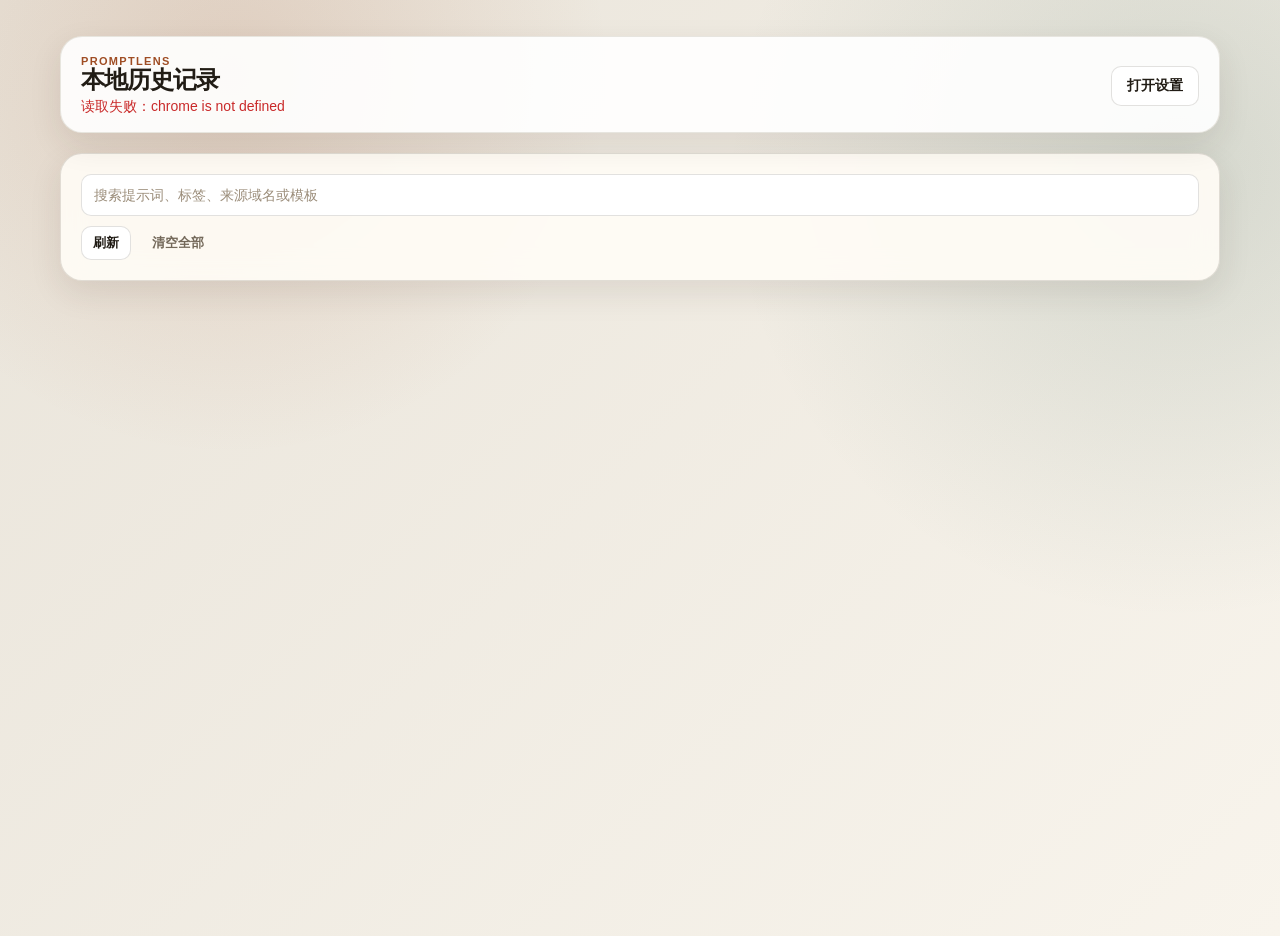
<file: history.html>
<!doctype html>
<html lang="zh-CN">
  <head>
    <meta charset="utf-8">
    <meta name="viewport" content="width=device-width, initial-scale=1">
    <title data-i18n="historyPageTitle">PromptLens 历史记录</title>
    <link rel="stylesheet" href="styles.css">
  </head>
  <body>
    <main class="page-shell result-shell">
      <header class="result-header">
        <div>
          <div class="eyebrow">PromptLens</div>
          <h1 data-i18n="historyHeading">本地历史记录</h1>
          <p id="history-status" class="status-text" role="status" data-i18n="historyStatusReading">正在读取本地历史...</p>
        </div>
        <a class="secondary-button link-button" href="options.html" target="_blank" rel="noreferrer" data-i18n="commonOpenSettings">打开设置</a>
      </header>

      <section id="history-disabled-banner" class="status-banner status-banner--info" hidden>
        <span data-i18n="historyDisabledDescription">本地历史记录当前已关闭。以下只显示之前已保存的数据，不会继续新增记录。</span>
      </section>

      <section class="surface-card">
        <div class="button-row">
          <input id="history-search" type="text" placeholder="搜索提示词、标签、来源域名或模板" data-i18n-placeholder="historySearchPlaceholder">
          <button id="refresh-history" type="button" class="secondary-button compact-button" data-i18n="commonRefresh">刷新</button>
          <button id="clear-history-page" type="button" class="ghost-button compact-button" data-i18n="historyClearAll">清空全部</button>
        </div>
      </section>

      <section id="history-list" class="history-list" aria-label="历史记录列表" data-i18n-aria-label="historyListAria"></section>
    </main>
    <script src="i18n.js"></script>
    <script src="templates.js"></script>
    <script src="history-store.js"></script>
    <script src="prompt-schemas.js"></script>
    <script src="prompt-variants.js"></script>
    <script src="history-format.js"></script>
    <script src="history.js"></script>
  </body>
</html>
</file>
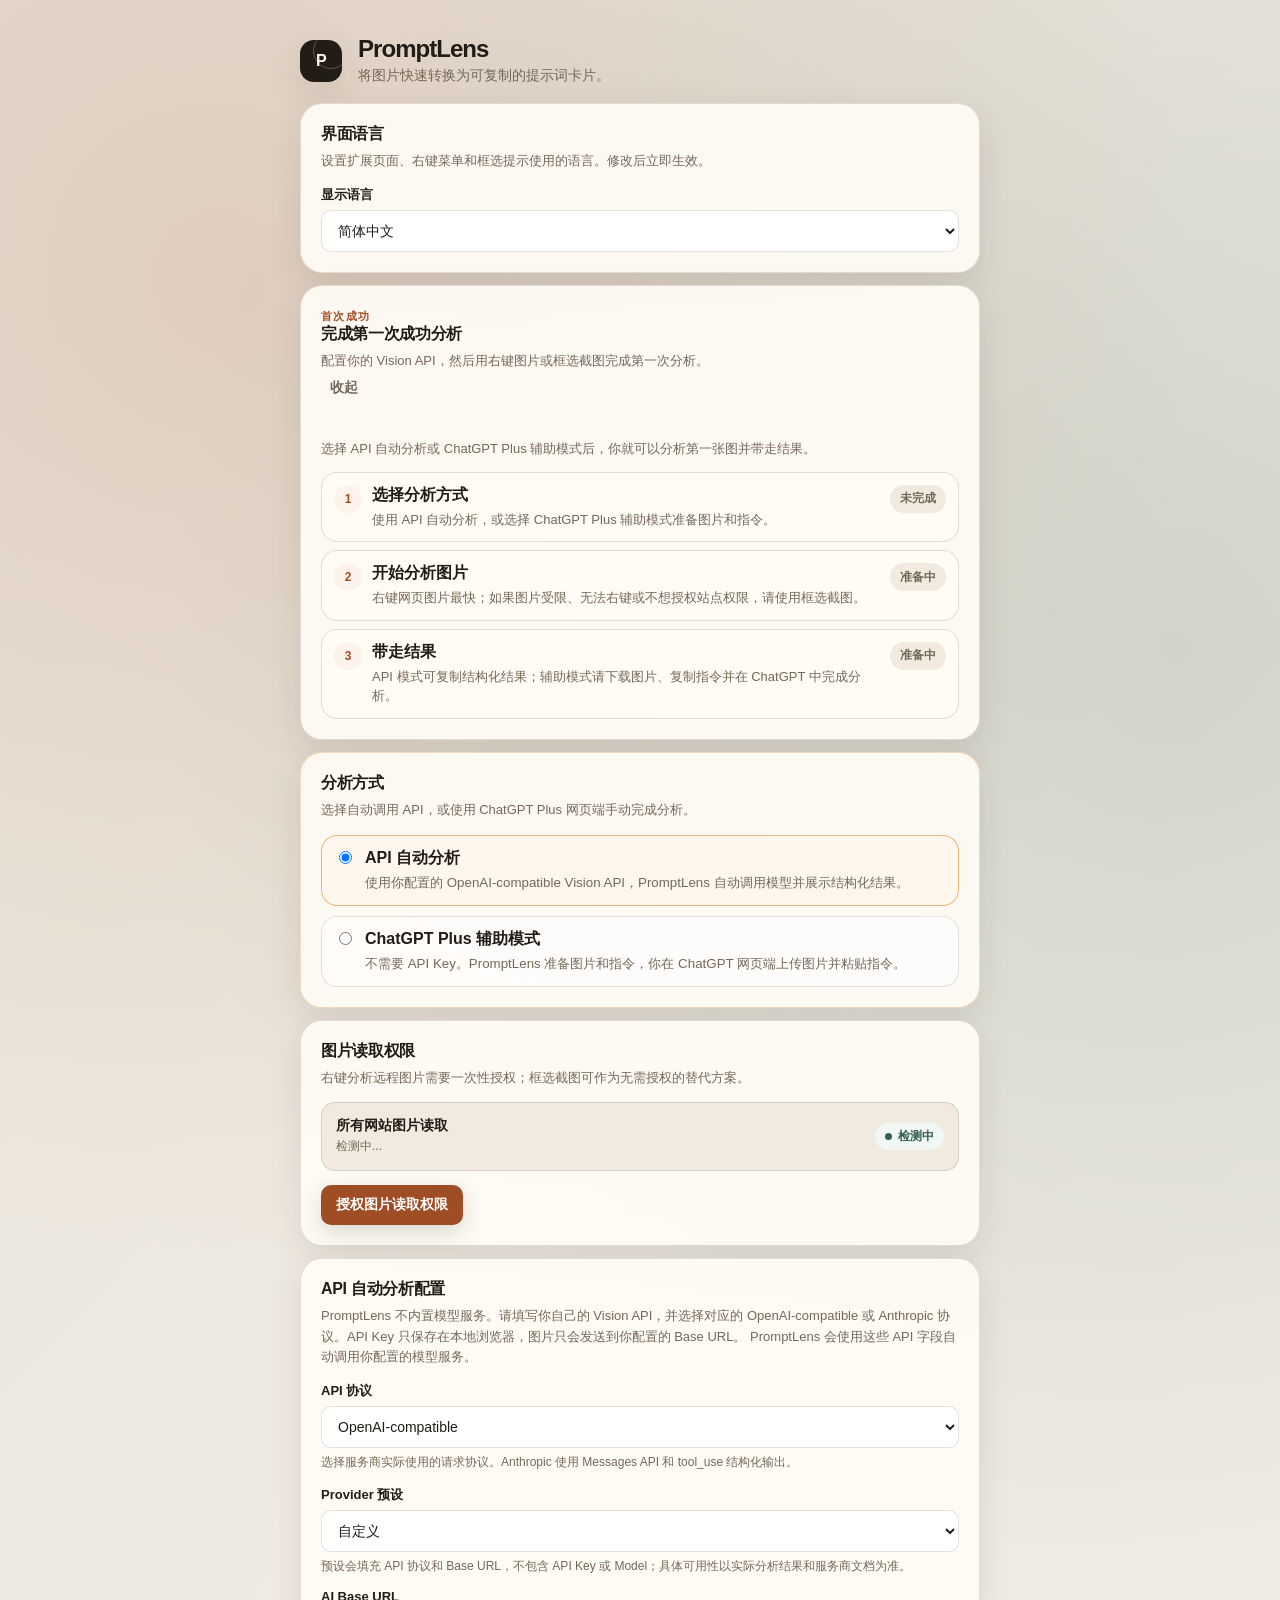
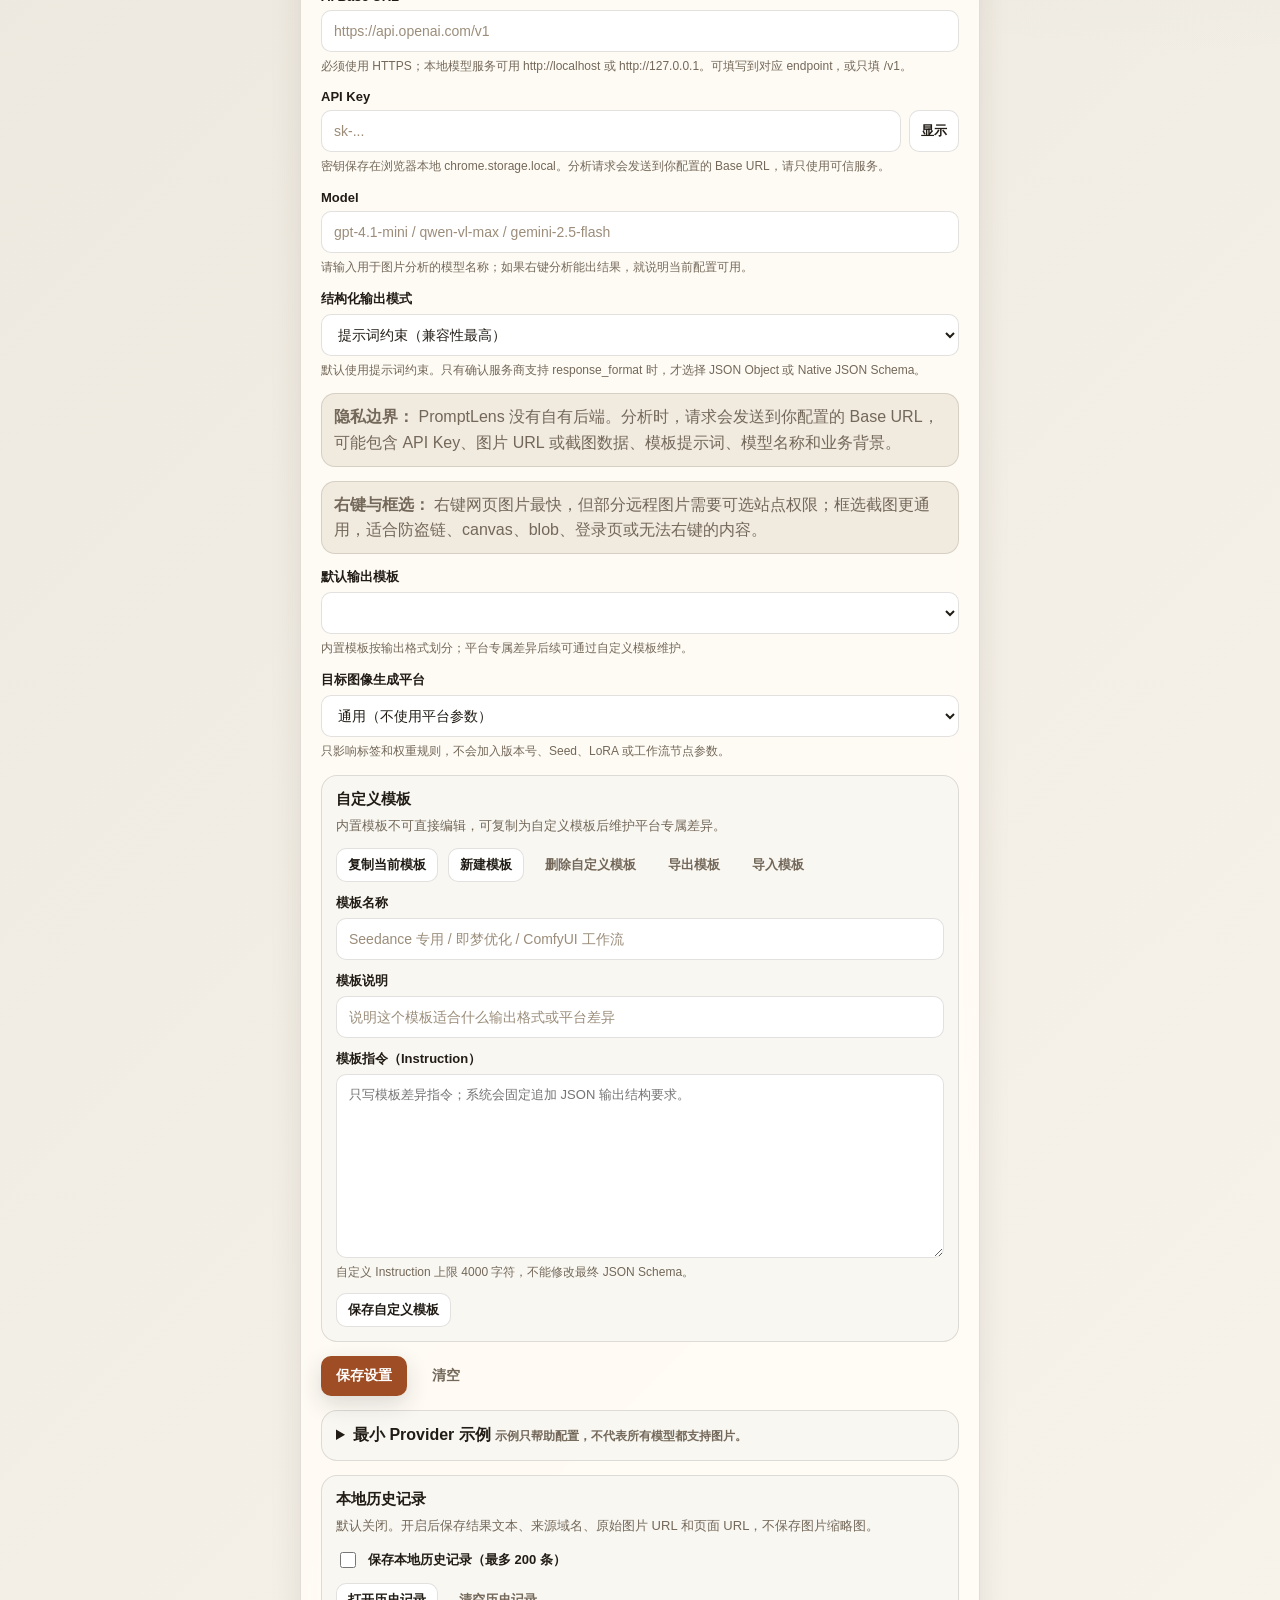
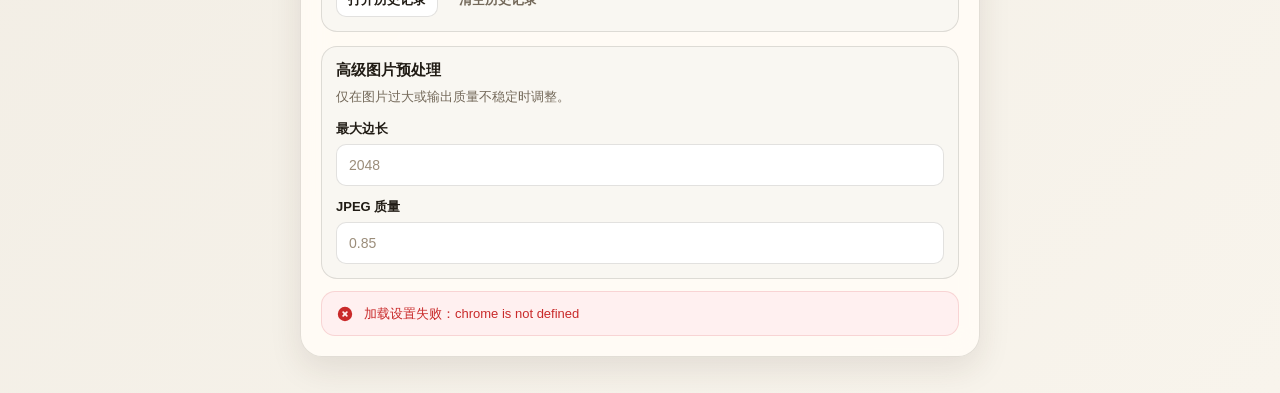
<file: options.html>
<!doctype html>
<html lang="zh-CN">
  <head>
    <meta charset="utf-8">
    <meta name="viewport" content="width=device-width, initial-scale=1">
    <title data-i18n="optionsPageTitle">PromptLens 设置</title>
    <link rel="stylesheet" href="styles.css">
  </head>
  <body>
    <main class="page-shell options-shell">
      <header class="brand-header">
        <div class="brand-mark" aria-hidden="true">P</div>
        <div>
          <h1>PromptLens</h1>
          <p class="subtitle" data-i18n="optionsSubtitle">将图片快速转换为可复制的提示词卡片。</p>
        </div>
      </header>

      <section class="surface-card" aria-labelledby="language-settings-title">
        <div class="section-heading">
          <div>
            <h2 id="language-settings-title" data-i18n="languageSettingsTitle">界面语言</h2>
            <p data-i18n="languageSettingsDescription">设置扩展页面、右键菜单和框选提示使用的语言。修改后立即生效。</p>
          </div>
        </div>
        <label class="field-row">
          <span class="field-label" data-i18n="languageSettingsLabel">显示语言</span>
          <select id="ui-language" name="uiLanguage">
            <option value="zh-CN" data-i18n="languageChinese">简体中文</option>
            <option value="en" data-i18n="languageEnglish">English</option>
          </select>
        </label>
      </section>

      <section id="first-success-card" class="surface-card first-success-card" aria-labelledby="first-success-title">
        <div class="section-heading first-success-heading">
          <div>
            <span class="card-kicker" data-i18n="firstSuccessKicker">首次成功</span>
            <h2 id="first-success-title" data-i18n="firstSuccessTitle">完成第一次成功分析</h2>
            <p data-i18n="firstSuccessDescription">配置你的 Vision API，然后用右键图片或框选截图完成第一次分析。</p>
          </div>
          <button id="first-success-toggle" type="button" class="text-button" aria-expanded="true" aria-controls="first-success-body" data-i18n="commonCollapse">收起</button>
        </div>
        <div id="first-success-body" class="first-success-body">
          <p class="first-success-promise" data-i18n="firstSuccessPromise">选择 API 自动分析或 ChatGPT Plus 辅助模式后，你就可以分析第一张图并带走结果。</p>
          <ol class="first-success-steps" aria-label="首次成功分析步骤" data-i18n-aria-label="firstSuccessStepsAria">
            <li id="first-success-step-config" class="first-success-step" data-state="pending">
              <span class="step-index">1</span>
              <div>
                <strong data-i18n="firstSuccessChooseMode">选择分析方式</strong>
                <p data-i18n="firstSuccessChooseModeDescription">使用 API 自动分析，或选择 ChatGPT Plus 辅助模式准备图片和指令。</p>
              </div>
              <span class="step-state" data-i18n="statusNotCompleted">未完成</span>
            </li>
            <li id="first-success-step-analyze" class="first-success-step" data-state="pending">
              <span class="step-index">2</span>
              <div>
                <strong data-i18n="firstSuccessAnalyzeImage">开始分析图片</strong>
                <p data-i18n="firstSuccessAnalyzeImageDescription">右键网页图片最快；如果图片受限、无法右键或不想授权站点权限，请使用框选截图。</p>
              </div>
              <span class="step-state" data-i18n="statusPreparing">准备中</span>
            </li>
            <li id="first-success-step-output" class="first-success-step" data-state="pending">
              <span class="step-index">3</span>
              <div>
                <strong data-i18n="firstSuccessTakeResult">带走结果</strong>
                <p data-i18n="firstSuccessTakeResultDescription">API 模式可复制结构化结果；辅助模式请下载图片、复制指令并在 ChatGPT 中完成分析。</p>
              </div>
              <span class="step-state" data-i18n="statusPreparing">准备中</span>
            </li>
          </ol>
        </div>
      </section>

      <section class="surface-card analysis-mode-card" aria-labelledby="analysis-mode-title">
        <div class="section-heading">
          <div>
            <h2 id="analysis-mode-title" data-i18n="analysisModeTitle">分析方式</h2>
            <p data-i18n="analysisModeDescription">选择自动调用 API，或使用 ChatGPT Plus 网页端手动完成分析。</p>
          </div>
        </div>
        <div class="analysis-mode-options" role="radiogroup" aria-labelledby="analysis-mode-title">
          <label class="analysis-mode-option">
            <input id="analysis-mode-api" name="analysisMode" type="radio" value="api" checked>
            <span>
              <strong data-i18n="analysisModeApiName">API 自动分析</strong>
              <small data-i18n="analysisModeApiDescription">使用你配置的 OpenAI-compatible Vision API，PromptLens 自动调用模型并展示结构化结果。</small>
            </span>
          </label>
          <label class="analysis-mode-option">
            <input id="analysis-mode-chatgpt" name="analysisMode" type="radio" value="chatgpt_assist">
            <span>
              <strong data-i18n="analysisModeChatgptName">ChatGPT Plus 辅助模式</strong>
              <small data-i18n="analysisModeChatgptDescription">不需要 API Key。PromptLens 准备图片和指令，你在 ChatGPT 网页端上传图片并粘贴指令。</small>
            </span>
          </label>
        </div>
        <div id="analysis-mode-note" class="first-success-note" hidden>
          <strong data-i18n="analysisModeCurrentLabel">当前模式：</strong>
          <span data-i18n="analysisModeChatgptNote">ChatGPT Plus 辅助模式不会调用 API，也不会自动上传、发送或读取 ChatGPT 网页端回复。</span>
        </div>
      </section>

      <section class="surface-card permission-card" aria-labelledby="permission-title">
        <div>
          <h2 id="permission-title" data-i18n="imagePermissionTitle">图片读取权限</h2>
          <p data-i18n="imagePermissionDescription">右键分析远程图片需要一次性授权；框选截图可作为无需授权的替代方案。</p>
        </div>
        <div class="permission-row" id="perm-image-status">
          <div class="permission-copy">
            <span class="permission-label" data-i18n="imagePermissionAllSites">所有网站图片读取</span>
            <span class="permission-desc" id="perm-image-desc" data-i18n="statusCheckingEllipsis">检测中...</span>
          </div>
          <span class="badge" id="perm-image-badge"><span class="badge-dot"></span><span data-i18n="statusChecking">检测中</span></span>
        </div>
        <div class="button-row">
          <button id="grant-image-permission" type="button" class="primary-button" data-i18n="imagePermissionGrant">授权图片读取权限</button>
        </div>
        <div id="perm-status-banner" class="status-banner" hidden></div>
      </section>

      <section class="surface-card" aria-labelledby="config-title">
        <div class="section-heading">
          <div>
            <h2 id="config-title" data-i18n="apiConfigTitle">API 自动分析配置</h2>
            <p><span data-i18n="apiConfigDescription">PromptLens 不内置模型服务。请填写你自己的 Vision API，并选择对应的 OpenAI-compatible 或 Anthropic 协议。API Key 只保存在本地浏览器，图片只会发送到你配置的 Base URL。</span> <span id="api-config-mode-hint" data-i18n="apiConfigModeHintApi">PromptLens 会使用这些 API 字段自动调用你配置的模型服务。</span></p>
          </div>
        </div>

        <div id="config-summary" class="config-summary" hidden>
          <dl>
            <div>
              <dt>Base URL</dt>
              <dd id="summary-url">-</dd>
            </div>
            <div>
              <dt>Model</dt>
              <dd id="summary-model">-</dd>
            </div>
            <div>
              <dt data-i18n="commonTemplate">模板</dt>
              <dd id="summary-template">-</dd>
            </div>
          </dl>
          <button id="edit-config" type="button" class="text-button" data-i18n="apiConfigEdit">修改配置</button>
        </div>

        <form id="options-form" class="settings-form" novalidate>
          <label class="field-row">
            <span class="field-label" data-i18n="modelAdapterLabel">API 协议</span>
            <select id="model-adapter" name="modelAdapter">
              <option value="openai_compatible" data-i18n="modelAdapterOpenaiCompatible">OpenAI-compatible</option>
              <option value="anthropic" data-i18n="modelAdapterAnthropic">Anthropic Messages API</option>
            </select>
            <span class="field-hint" data-i18n="modelAdapterHint">选择服务商实际使用的请求协议。Anthropic 使用 Messages API 和 tool_use 结构化输出。</span>
          </label>

          <label class="field-row">
            <span class="field-label" data-i18n="providerPresetLabel">Provider 预设</span>
            <select id="provider-preset" name="providerPreset"></select>
            <span class="field-hint" data-i18n="providerPresetHint">预设会填充 API 协议和 Base URL，不包含 API Key 或 Model；具体可用性以实际分析结果和服务商文档为准。</span>
          </label>

          <label class="field-row">
            <span class="field-label">AI Base URL</span>
            <input id="api-base-url" name="apiBaseUrl" type="url" placeholder="https://api.openai.com/v1" autocomplete="off" required>
            <span class="field-hint" data-i18n="apiBaseUrlHint">必须使用 HTTPS；本地模型服务可用 http://localhost 或 http://127.0.0.1。可填写到对应 endpoint，或只填 /v1。</span>
          </label>

          <label class="field-row">
            <span class="field-label">API Key</span>
            <div class="password-row">
              <input id="api-key" name="apiKey" type="password" placeholder="sk-..." autocomplete="off" required>
              <button id="toggle-api-key" type="button" class="secondary-button compact-button" data-i18n="commonShow">显示</button>
            </div>
            <span class="field-hint" data-i18n="apiKeyHint">密钥保存在浏览器本地 chrome.storage.local。分析请求会发送到你配置的 Base URL，请只使用可信服务。</span>
          </label>

          <label class="field-row">
            <span class="field-label">Model</span>
            <input id="api-model" name="apiModel" type="text" placeholder="gpt-4.1-mini / qwen-vl-max / gemini-2.5-flash" autocomplete="off" required>
            <span class="field-hint" data-i18n="apiModelHint">请输入用于图片分析的模型名称；如果右键分析能出结果，就说明当前配置可用。</span>
          </label>

          <label class="field-row">
            <span class="field-label" data-i18n="structuredOutputModeLabel">结构化输出模式</span>
            <select id="structured-output-mode" name="structuredOutputMode">
              <option value="prompt" data-i18n="structuredOutputPrompt">提示词约束（兼容性最高）</option>
              <option value="json_object" data-i18n="structuredOutputJsonObject">JSON Object</option>
              <option value="json_schema" data-i18n="structuredOutputJsonSchema">Native JSON Schema</option>
            </select>
            <span id="structured-output-mode-hint" class="field-hint" data-i18n="structuredOutputModeHint">默认使用提示词约束。只有确认服务商支持 response_format 时，才选择 JSON Object 或 Native JSON Schema。</span>
          </label>

          <div class="first-success-note" aria-label="隐私与权限说明" data-i18n-aria-label="privacyPermissionAria">
            <strong data-i18n="privacyBoundaryLabel">隐私边界：</strong>
            <span data-i18n="apiPrivacyBoundary">PromptLens 没有自有后端。分析时，请求会发送到你配置的 Base URL，可能包含 API Key、图片 URL 或截图数据、模板提示词、模型名称和业务背景。</span>
          </div>
          <div class="first-success-note" aria-label="图片分析方式说明" data-i18n-aria-label="imageAnalysisMethodAria">
            <strong data-i18n="rightClickVsSelectionLabel">右键 vs 框选：</strong>
            <span data-i18n="rightClickVsSelectionDescription">右键网页图片最快，但部分远程图片需要可选站点权限；框选截图更通用，适合防盗链、canvas、blob、登录页或无法右键的内容。</span>
          </div>

          <label class="field-row">
            <span class="field-label" data-i18n="defaultTemplateLabel">默认输出模板</span>
            <select id="prompt-template" name="promptTemplate"></select>
            <span class="field-hint" id="template-hint" data-i18n="defaultTemplateHint">内置模板按输出格式划分；平台专属差异后续可通过自定义模板维护。</span>
          </label>

          <label class="field-row">
            <span class="field-label" data-i18n="targetPlatformLabel">目标图像生成平台</span>
            <select id="target-platform" name="targetPlatform">
              <option value="generic" data-i18n="targetPlatformGeneric">通用（不使用平台参数）</option>
              <option value="stable_diffusion" data-i18n="targetPlatformStableDiffusion">Stable Diffusion</option>
              <option value="flux" data-i18n="targetPlatformFlux">Flux</option>
              <option value="comfyui" data-i18n="targetPlatformComfyui">ComfyUI</option>
              <option value="midjourney" data-i18n="targetPlatformMidjourney">Midjourney</option>
            </select>
            <span class="field-hint" data-i18n="targetPlatformHint">只影响标签和权重规则，不会加入版本号、Seed、LoRA 或工作流节点参数。</span>
          </label>

          <div class="template-manager" aria-labelledby="template-manager-title">
            <div class="section-heading compact-heading">
              <div>
                <h3 id="template-manager-title" data-i18n="customTemplatesTitle">自定义模板</h3>
                <p data-i18n="customTemplatesDescription">内置模板不可直接编辑，可复制为自定义模板后维护平台专属差异。</p>
              </div>
            </div>

            <div class="button-row template-actions">
              <button id="copy-template" type="button" class="secondary-button compact-button" data-i18n="customTemplateCopy">复制当前模板</button>
              <button id="new-template" type="button" class="secondary-button compact-button" data-i18n="customTemplateNew">新建模板</button>
              <button id="delete-template" type="button" class="ghost-button compact-button" data-i18n="customTemplateDelete">删除自定义模板</button>
              <button id="export-templates" type="button" class="ghost-button compact-button" data-i18n="customTemplateExport">导出模板</button>
              <button id="import-templates" type="button" class="ghost-button compact-button" data-i18n="customTemplateImport">导入模板</button>
              <input id="template-import-file" type="file" accept="application/json,.json" hidden>
            </div>

            <label class="field-row">
              <span class="field-label" data-i18n="customTemplateNameLabel">模板名称</span>
              <input id="template-name-input" type="text" maxlength="80" placeholder="Seedance 专用 / 即梦优化 / ComfyUI 工作流" data-i18n-placeholder="customTemplateNamePlaceholder">
            </label>

            <label class="field-row">
              <span class="field-label" data-i18n="customTemplateDescriptionLabel">模板说明</span>
              <input id="template-description-input" type="text" maxlength="160" placeholder="说明这个模板适合什么输出格式或平台差异" data-i18n-placeholder="customTemplateDescriptionPlaceholder">
            </label>

            <label class="field-row">
              <span class="field-label" data-i18n="customTemplateInstructionLabel">模板指令（Instruction）</span>
              <textarea id="template-instruction-input" maxlength="4000" rows="8" placeholder="只写模板差异指令；系统会固定追加 JSON 输出结构要求。" data-i18n-placeholder="customTemplateInstructionPlaceholder"></textarea>
              <span class="field-hint" id="template-editor-hint" data-i18n="customTemplateInstructionHint">自定义 Instruction 上限 4000 字符，不能修改最终 JSON Schema。</span>
            </label>

            <div class="button-row">
              <button id="save-template" type="button" class="secondary-button compact-button" data-i18n="customTemplateSave">保存自定义模板</button>
            </div>
          </div>

          <div class="button-row form-actions">
            <button type="submit" class="primary-button" data-i18n="optionsSaveSettings">保存设置</button>
            <button id="reset-form" type="button" class="ghost-button" data-i18n="commonClear">清空</button>
          </div>
        </form>

        <details id="provider-recipes" class="settings-block provider-recipes">
          <summary>
            <span data-i18n="providerExamplesTitle">最小 Provider 示例</span>
            <span class="field-hint" data-i18n="providerExamplesHint">示例只帮助配置，不代表所有模型都支持图片。</span>
          </summary>
          <div id="provider-recipes-list" class="provider-recipes-list"></div>
        </details>

        <div class="settings-block">
          <div class="section-heading compact-heading">
            <div>
              <h3 data-i18n="historySettingsTitle">本地历史记录</h3>
              <p data-i18n="historySettingsDescription">默认关闭。开启后保存结果文本、来源域名、原始图片 URL 和页面 URL，不保存图片缩略图。</p>
            </div>
          </div>
          <label class="checkbox-row">
            <input id="history-enabled" type="checkbox">
            <span data-i18n="historySettingsEnable">保存本地历史记录（最多 200 条）</span>
          </label>
          <div class="button-row">
            <a class="secondary-button compact-button link-button" href="history.html" target="_blank" rel="noreferrer" data-i18n="historySettingsOpen">打开历史记录</a>
            <button id="clear-history" type="button" class="ghost-button compact-button" data-i18n="historySettingsClear">清空历史记录</button>
          </div>
        </div>

        <div class="settings-block">
          <div class="section-heading compact-heading">
            <div>
              <h3 data-i18n="imagePreprocessingTitle">高级图片预处理</h3>
              <p data-i18n="imagePreprocessingDescription">仅在图片过大或输出质量不稳定时调整。</p>
            </div>
          </div>
          <label class="field-row">
            <span class="field-label" data-i18n="maxImageSideLabel">最大边长</span>
            <input id="max-image-side" type="number" min="512" max="4096" step="128" placeholder="2048">
          </label>
          <label class="field-row">
            <span class="field-label" data-i18n="jpegQualityLabel">JPEG 质量</span>
            <input id="jpeg-quality" type="number" min="0.4" max="0.95" step="0.05" placeholder="0.85">
          </label>
        </div>

        <div id="config-status-banner" class="status-banner" hidden></div>
      </section>
    </main>
    <script src="i18n.js"></script>
    <script src="prompt-schemas.js"></script>
    <script src="prompt-compiler.js"></script>
    <script src="model-adapters.js"></script>
    <script src="templates.js"></script>
    <script src="history-store.js"></script>
    <script src="options.js"></script>
  </body>
</html>
</file>
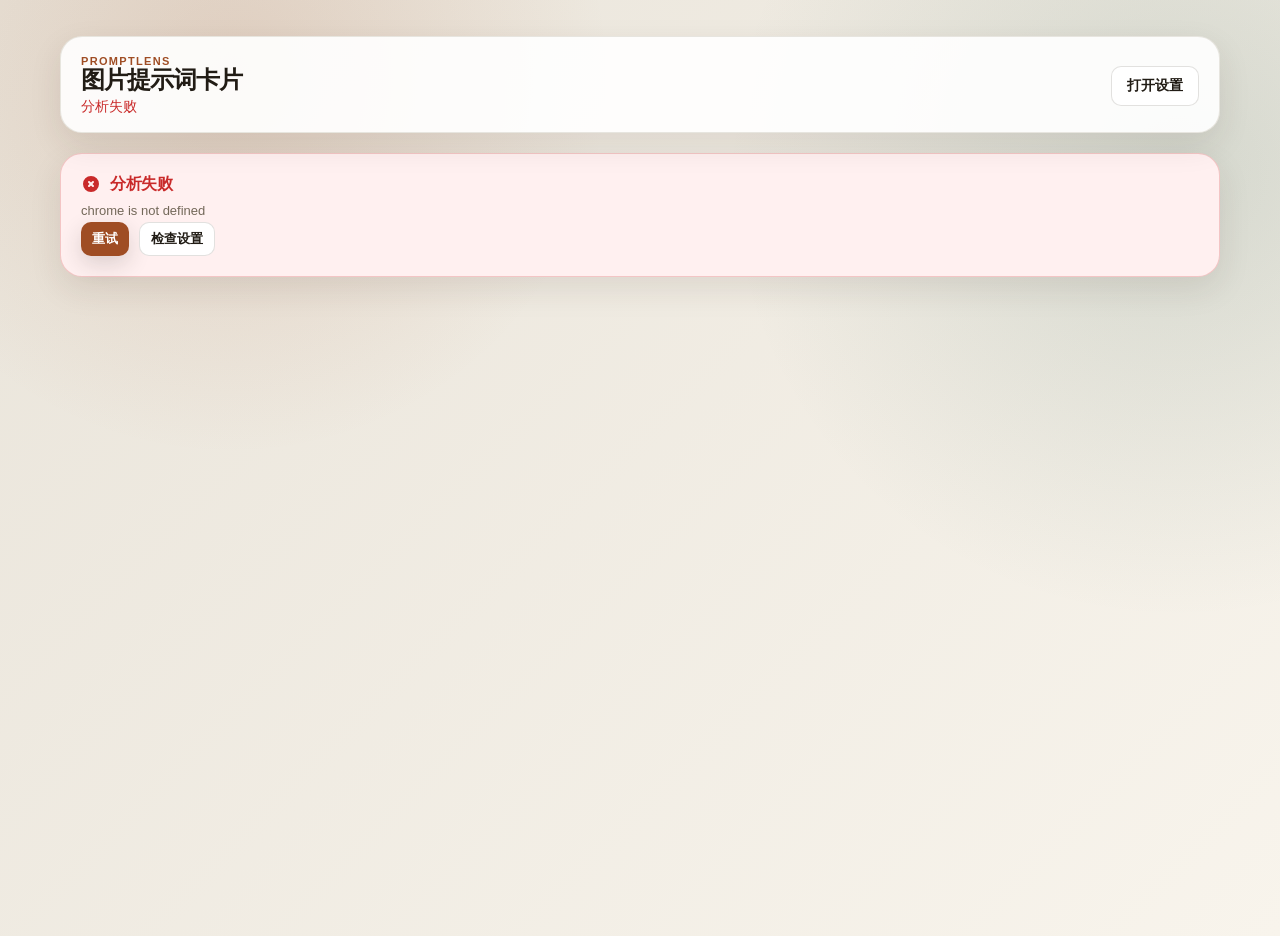
<file: result.html>
<!doctype html>
<html lang="zh-CN">
  <head>
    <meta charset="utf-8">
    <meta name="viewport" content="width=device-width, initial-scale=1">
    <title data-i18n="resultPageTitle">PromptLens 结果</title>
    <link rel="stylesheet" href="styles.css">
  </head>
  <body>
    <main class="page-shell result-shell">
      <header class="result-header">
        <div>
          <div class="eyebrow">PromptLens</div>
          <h1 data-i18n="resultHeading">图片提示词卡片</h1>
          <p id="result-status" class="status-text" role="status" data-i18n="resultStatusReadingInput">正在读取待分析输入...</p>
        </div>
          <div class="result-header-actions">
            <a class="secondary-button link-button" href="options.html" target="_blank" rel="noreferrer" data-i18n="commonOpenSettings">打开设置</a>
          </div>
      </header>

      <section id="loading-panel" class="surface-card state-panel">
        <div class="spinner" aria-hidden="true"></div>
        <div>
          <h2 data-i18n="resultAnalyzingTitle">正在分析图片</h2>
          <p class="loading-text" id="loading-text" data-i18n="statusPreparingEllipsis">正在准备...</p>
        </div>
        <div class="progress-steps" id="progress-steps" aria-label="分析进度" data-i18n-aria-label="resultProgressAria">
          <div class="progress-step" id="step-read">
            <svg class="progress-step-icon" viewBox="0 0 20 20" fill="currentColor"><circle cx="10" cy="10" r="3"/></svg>
            <span data-i18n="resultProgressReadInput">读取输入</span>
          </div>
          <div class="progress-step" id="step-image">
            <svg class="progress-step-icon" viewBox="0 0 20 20" fill="currentColor"><circle cx="10" cy="10" r="3"/></svg>
            <span data-i18n="resultProgressProcessImage">处理图片</span>
          </div>
          <div class="progress-step" id="step-api">
            <svg class="progress-step-icon" viewBox="0 0 20 20" fill="currentColor"><circle cx="10" cy="10" r="3"/></svg>
            <span data-i18n="resultProgressCallModel">调用 AI 模型</span>
          </div>
        </div>
      </section>

      <section id="error-panel" class="surface-card error-panel" hidden>
        <div class="error-title">
          <svg width="20" height="20" viewBox="0 0 20 20" fill="currentColor" aria-hidden="true"><path fill-rule="evenodd" d="M10 18a8 8 0 100-16 8 8 0 000 16zM8.707 7.293a1 1 0 00-1.414 1.414L8.586 10l-1.293 1.293a1 1 0 101.414 1.414L10 11.414l1.293 1.293a1 1 0 001.414-1.414L11.414 10l1.293-1.293a1 1 0 00-1.414-1.414L10 8.586 8.707 7.293z" clip-rule="evenodd"/></svg>
          <h2 id="error-title-text" data-i18n="errorProcessingFailed">处理失败</h2>
        </div>
        <p class="error-message" id="error-message"></p>
        <div class="button-row">
          <button id="retry-btn" type="button" class="primary-button compact-button" data-i18n="commonRetry">重试</button>
          <a class="secondary-button compact-button link-button" href="options.html" target="_blank" rel="noreferrer" data-i18n="commonCheckSettings">检查设置</a>
        </div>
      </section>

      <section id="marketing-context-card" class="surface-card marketing-context-card" hidden>
        <div class="section-heading">
          <span class="card-kicker" data-i18n="businessContextKicker">业务背景</span>
          <h2 data-i18n="businessContextTitle">可选业务背景</h2>
          <p data-i18n="businessContextDescription">补充行业、产品、渠道或目标用户，可以让视觉营销诊断更贴近真实业务。不填写也可以直接分析。</p>
        </div>
        <label class="field-label" for="marketing-context-input" data-i18n="businessContextLabel">业务背景（可选）</label>
        <textarea id="marketing-context-input" rows="4" maxlength="1200" placeholder="例如：这是一张独立站商品主图，目标是提高首屏点击和加购意愿，预算有限，希望优先给出低成本改图建议。" data-i18n-placeholder="businessContextPlaceholder"></textarea>
        <p class="field-hint" data-i18n="businessContextPrivacy">仅用于本次请求，会发送给你配置的 AI 服务商；PromptLens 没有自有后端，也不会默认上传到其他地方。</p>
        <div class="button-row">
          <button id="marketing-context-example" type="button" class="secondary-button compact-button" data-i18n="businessContextFillExample">填入示例背景</button>
          <button id="marketing-context-start" type="button" class="primary-button compact-button" data-i18n="businessContextStart">开始诊断</button>
          <button id="marketing-context-skip" type="button" class="secondary-button compact-button" data-i18n="businessContextSkip">不填写，直接分析</button>
        </div>
      </section>

      <section id="chatgpt-assist-card" class="surface-card chatgpt-assist-card" hidden aria-labelledby="chatgpt-assist-title">
        <div class="section-heading">
          <div>
            <span class="card-kicker" data-i18n="chatgptAssistKicker">ChatGPT Plus 辅助模式</span>
            <h2 id="chatgpt-assist-title" data-i18n="chatgptAssistTitle">用 ChatGPT Plus 分析这张图</h2>
            <p data-i18n="chatgptAssistDescription">PromptLens 已在本地准备好图片和分析指令。你可以手动上传，也可以授权 PromptLens 尝试填入 ChatGPT 页面。</p>
          </div>
        </div>
        <ol class="assist-steps">
          <li data-i18n="chatgptAssistStepDownload">下载处理后的图片。</li>
          <li data-i18n="chatgptAssistStepCopy">复制分析指令。</li>
          <li data-i18n="chatgptAssistStepOpen">打开 ChatGPT，上传图片并粘贴指令。</li>
          <li data-i18n="chatgptAssistStepSend">在 ChatGPT 中发送并保留结果。</li>
        </ol>
        <div class="button-row assist-actions">
          <button id="chatgpt-send" type="button" class="primary-button compact-button" data-i18n="chatgptAssistTrySend">尝试发送到 ChatGPT</button>
          <button id="chatgpt-download-image" type="button" class="secondary-button compact-button" data-i18n="chatgptAssistDownloadImage">下载图片</button>
          <button id="chatgpt-copy-instruction" type="button" class="secondary-button compact-button" data-i18n="chatgptAssistCopyInstruction">复制指令</button>
          <button id="chatgpt-open" type="button" class="secondary-button compact-button" data-i18n="chatgptAssistOpen">打开 ChatGPT</button>
          <button id="chatgpt-copy-open" type="button" class="secondary-button compact-button" data-i18n="chatgptAssistCopyAndOpen">复制指令并打开 ChatGPT</button>
        </div>
        <div class="first-success-note chatgpt-experiment-note">
          <strong data-i18n="chatgptAssistExperimentalLabel">实验功能：</strong>
          <span data-i18n="chatgptAssistExperimentalDescription">「尝试发送到 ChatGPT」会请求访问 chatgpt.com，用于尝试把图片和指令填入 ChatGPT 输入框。不会读取或保存 ChatGPT 网页端回复，也不会自动发送。ChatGPT 页面变化时可能失败，失败后可继续手动下载图片和复制指令。</span>
        </div>
        <div id="chatgpt-assist-status" class="status-banner" hidden></div>
        <label class="field-row chatgpt-instruction-field">
          <span class="field-label" data-i18n="chatgptAssistInstructionLabel">ChatGPT 分析指令</span>
          <textarea id="chatgpt-instruction-output" rows="12" readonly></textarea>
          <span class="field-hint" data-i18n="chatgptAssistInstructionHint">辅助模式不会读取或保存 ChatGPT 网页端回复。如需保留结果，请在 ChatGPT 中复制或导出。</span>
        </label>
        <div class="first-success-note">
          <strong data-i18n="privacyBoundaryLabel">隐私边界：</strong>
          <span data-i18n="chatgptAssistPrivacyBoundary">PromptLens 不会把辅助模式图片发送给 API 或自有后端。你主动上传到 ChatGPT 后，图片和指令受 OpenAI 的隐私政策、账号设置和使用限制约束。</span>
        </div>
      </section>

      <div id="result-content" class="result-workbench" hidden>
        <aside class="preview-column">
          <section class="preview-panel surface-card" aria-label="已分析图片预览" data-i18n-aria-label="resultPreviewAria">
            <img id="preview-image" alt="已分析图片预览" data-i18n-alt="resultPreviewAria">
          </section>
        </aside>

        <section class="result-column" aria-label="生成结果" data-i18n-aria-label="resultGeneratedAria">
          <article id="validation-warning-card" class="status-banner status-banner--warning validation-warning-card" hidden>
            <strong data-i18n="resultPartialTitle">结果不完整</strong>
            <p id="validation-warning-description"></p>
            <ul id="validation-warning-list"></ul>
          </article>

          <article class="template-summary result-card" aria-label="当前输出模板" data-i18n-aria-label="resultCurrentTemplateAria">
            <div>
              <span class="card-kicker" data-i18n="resultCurrentTemplateKicker">当前模板</span>
              <h2 id="template-name" data-i18n="templateDetailedName">详细分析</h2>
            </div>
            <p id="template-description" data-i18n="templateDetailedDescription">完整结构化输出，适合通用分析和二次编辑。</p>
          </article>

          <article id="next-step-card" class="result-card next-step-card" aria-label="下一步建议" data-i18n-aria-label="resultNextStepAria">
            <div class="card-title-row">
              <div>
                <span class="card-kicker" data-i18n="resultNextStepKicker">下一步</span>
                <h2 id="next-step-title" data-i18n="resultNextStepPromptTitle">复制提示词或导出结果</h2>
              </div>
            </div>
            <p id="next-step-description"></p>
            <ul id="next-step-list" class="next-step-list"></ul>
          </article>

          <div class="export-toolbar result-card" aria-label="结果导出" data-i18n-aria-label="resultExportAria">
            <div>
              <span class="card-kicker" data-i18n="resultExportKicker">导出</span>
              <h2 data-i18n="resultExportTitle">复制与导出</h2>
            </div>
            <div class="button-row">
              <button id="copy-all" type="button" class="secondary-button compact-button" data-i18n="commonCopyAll">复制全部</button>
              <button id="download-json" type="button" class="secondary-button compact-button" data-i18n="commonDownloadJson">下载 JSON</button>
              <button id="download-markdown" type="button" class="secondary-button compact-button" data-i18n="commonDownloadMarkdown">下载 Markdown</button>
            </div>
          </div>

          <article id="marketing-diagnosis-card" class="result-card marketing-diagnosis-result" hidden>
            <div class="card-title-row">
              <div>
                <span class="card-kicker" data-i18n="resultMarketingKicker">营销诊断</span>
                <h2 data-i18n="templateMarketingName">视觉营销诊断</h2>
              </div>
              <p class="variant-card-hint" data-i18n="resultMarketingHint">面向中小企业老板和业务团队的商业视觉拆解。</p>
            </div>
            <div id="marketing-diagnosis-sections" class="marketing-diagnosis-sections"></div>
          </article>

          <article class="result-card result-card-primary">
            <div class="card-title-row">
              <div>
                <span class="card-kicker" data-i18n="commonMainOutput">主要输出</span>
                <h2 data-i18n="fieldEnglishPrompt">英文提示词</h2>
              </div>
              <button class="primary-button copy-button-main" data-copy-target="prompt-en" data-i18n="copyEnglishPrompt">复制英文提示词</button>
            </div>
            <pre id="prompt-en"></pre>
          </article>

          <article id="prompt-variants-card" class="result-card prompt-variants-card" hidden>
            <div class="card-title-row">
              <div>
                <span class="card-kicker" data-i18n="variantsKicker">专业变体</span>
                <h2 data-i18n="variantsTitle">专业用途提示词候选</h2>
              </div>
              <p class="variant-card-hint" data-i18n="variantsHint">三种方向只读展示，可直接复制到图像生成工具中试跑。</p>
            </div>
            <div id="prompt-variants-list" class="prompt-variants-list"></div>
          </article>

          <article class="result-card">
            <div class="card-title-row">
              <h2 data-i18n="fieldChinesePrompt">中文提示词</h2>
              <button class="copy-button" data-copy-target="prompt-zh" data-i18n="commonCopy">复制</button>
            </div>
            <pre id="prompt-zh"></pre>
          </article>

          <div class="result-card-row">
            <article class="result-card">
              <div class="card-title-row">
                <h2 data-i18n="fieldTags">标签</h2>
                <button class="copy-button" data-copy-target="prompt-tags" data-i18n="commonCopy">复制</button>
              </div>
              <pre id="prompt-tags" class="tag-output"></pre>
            </article>

            <article class="result-card">
              <div class="card-title-row">
                <h2 data-i18n="fieldNegativePrompt">反向提示词</h2>
                <button class="copy-button" data-copy-target="negative-prompt" data-i18n="commonCopy">复制</button>
              </div>
              <pre id="negative-prompt"></pre>
            </article>
          </div>

          <article class="result-card code-card">
            <div class="card-title-row">
              <h2 data-i18n="fieldJsonPrompt">结构化提示词</h2>
              <button class="copy-button" data-copy-target="json-prompt" data-i18n="commonCopy">复制</button>
            </div>
            <pre id="json-prompt"></pre>
          </article>

          <article id="usage-card" class="result-card usage-card" hidden>
            <div class="card-title-row">
              <h2 data-i18n="usageTitle">用量与耗时</h2>
            </div>
            <dl class="usage-list">
              <div><dt data-i18n="usageInputTokens">输入 Token</dt><dd id="usage-prompt">-</dd></div>
              <div><dt data-i18n="usageOutputTokens">输出 Token</dt><dd id="usage-completion">-</dd></div>
              <div><dt data-i18n="usageTotalTokens">总 Token</dt><dd id="usage-total">-</dd></div>
              <div><dt data-i18n="usageResponseTime">响应耗时</dt><dd id="usage-time">-</dd></div>
            </dl>
          </article>

          <details class="result-card code-card raw-card">
            <summary>
              <span data-i18n="fieldRawJson">原始 JSON</span>
              <button class="copy-button" data-copy-target="raw-json" data-i18n="commonCopy">复制</button>
            </summary>
            <pre id="raw-json"></pre>
          </details>
        </section>
      </div>
    </main>
    <script src="i18n.js"></script>
    <script src="prompt-schemas.js"></script>
    <script src="prompt-compiler.js"></script>
    <script src="model-adapters.js"></script>
    <script src="output-validator.js"></script>
    <script src="templates.js"></script>
    <script src="prompt-variants.js"></script>
    <script src="marketing-diagnosis.js"></script>
    <script src="result-format.js"></script>
    <script src="history-store.js"></script>
    <script src="result.js"></script>
  </body>
</html>
</file>
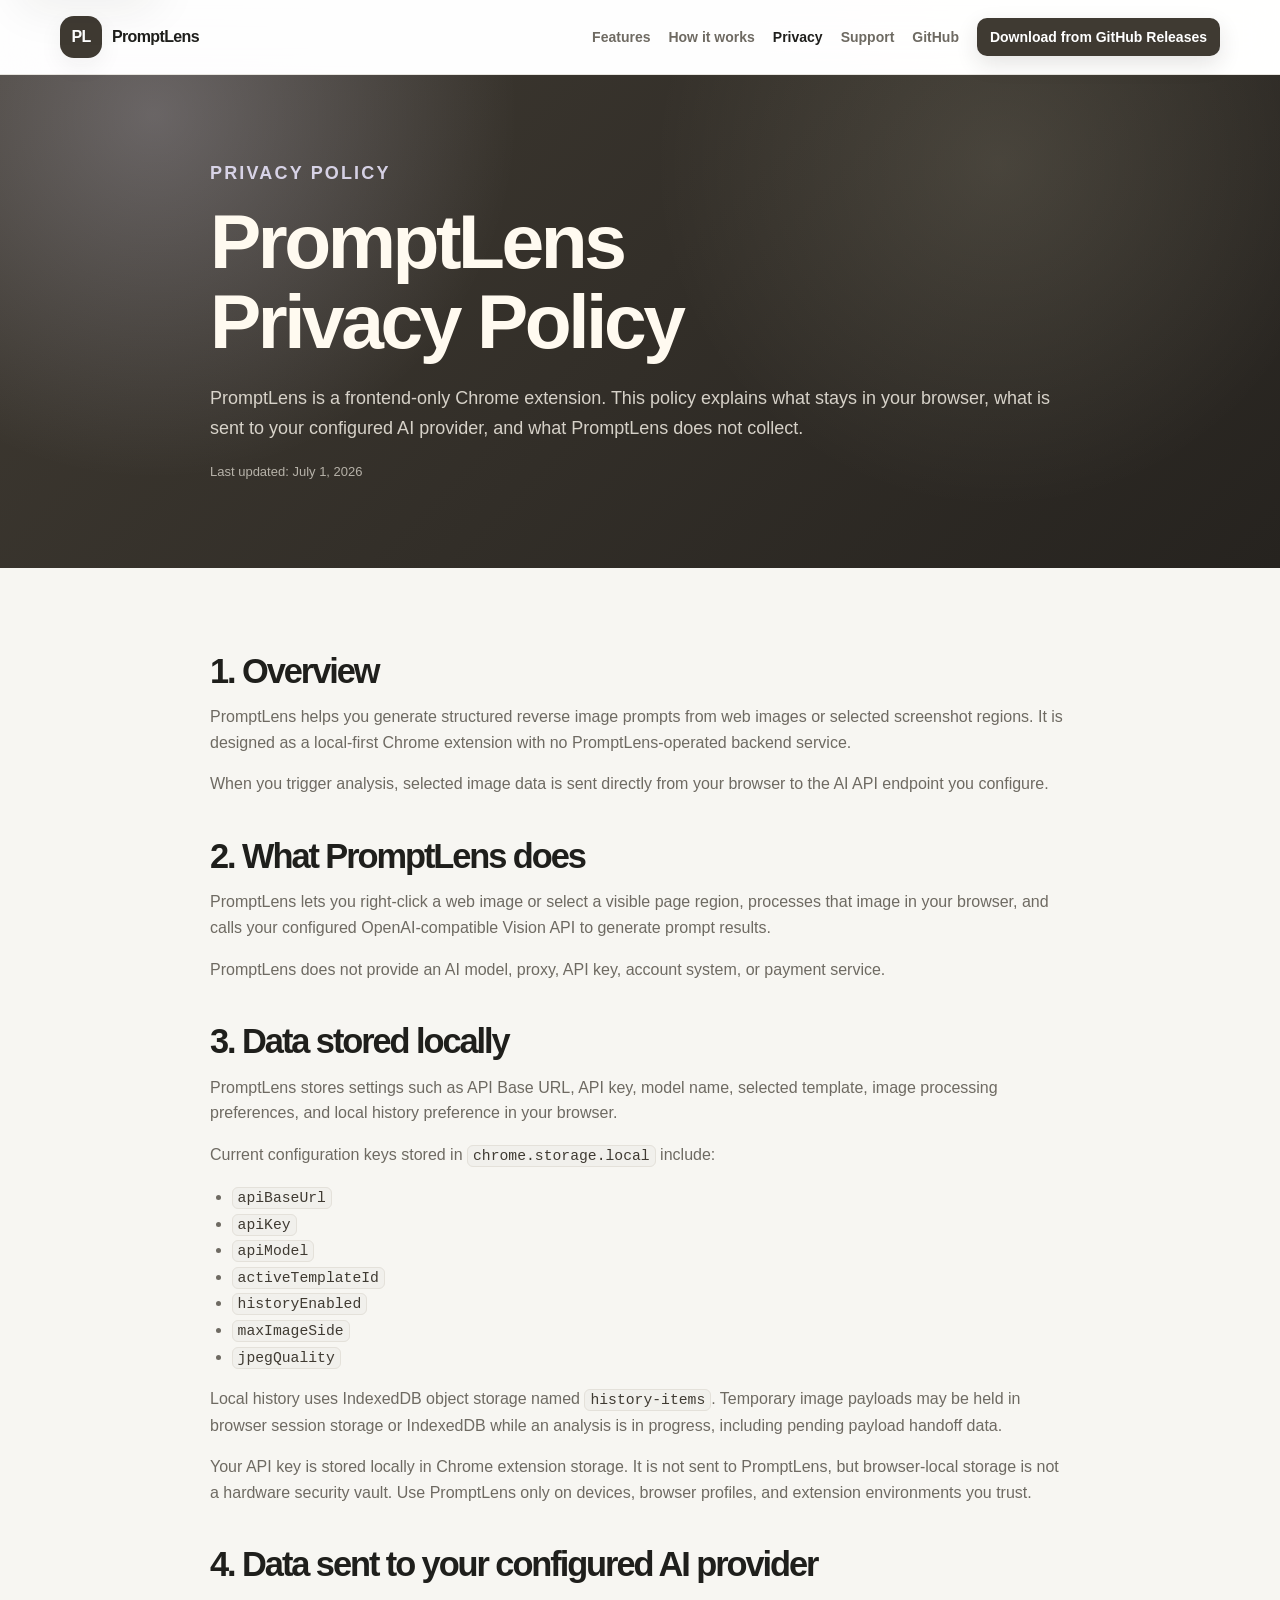
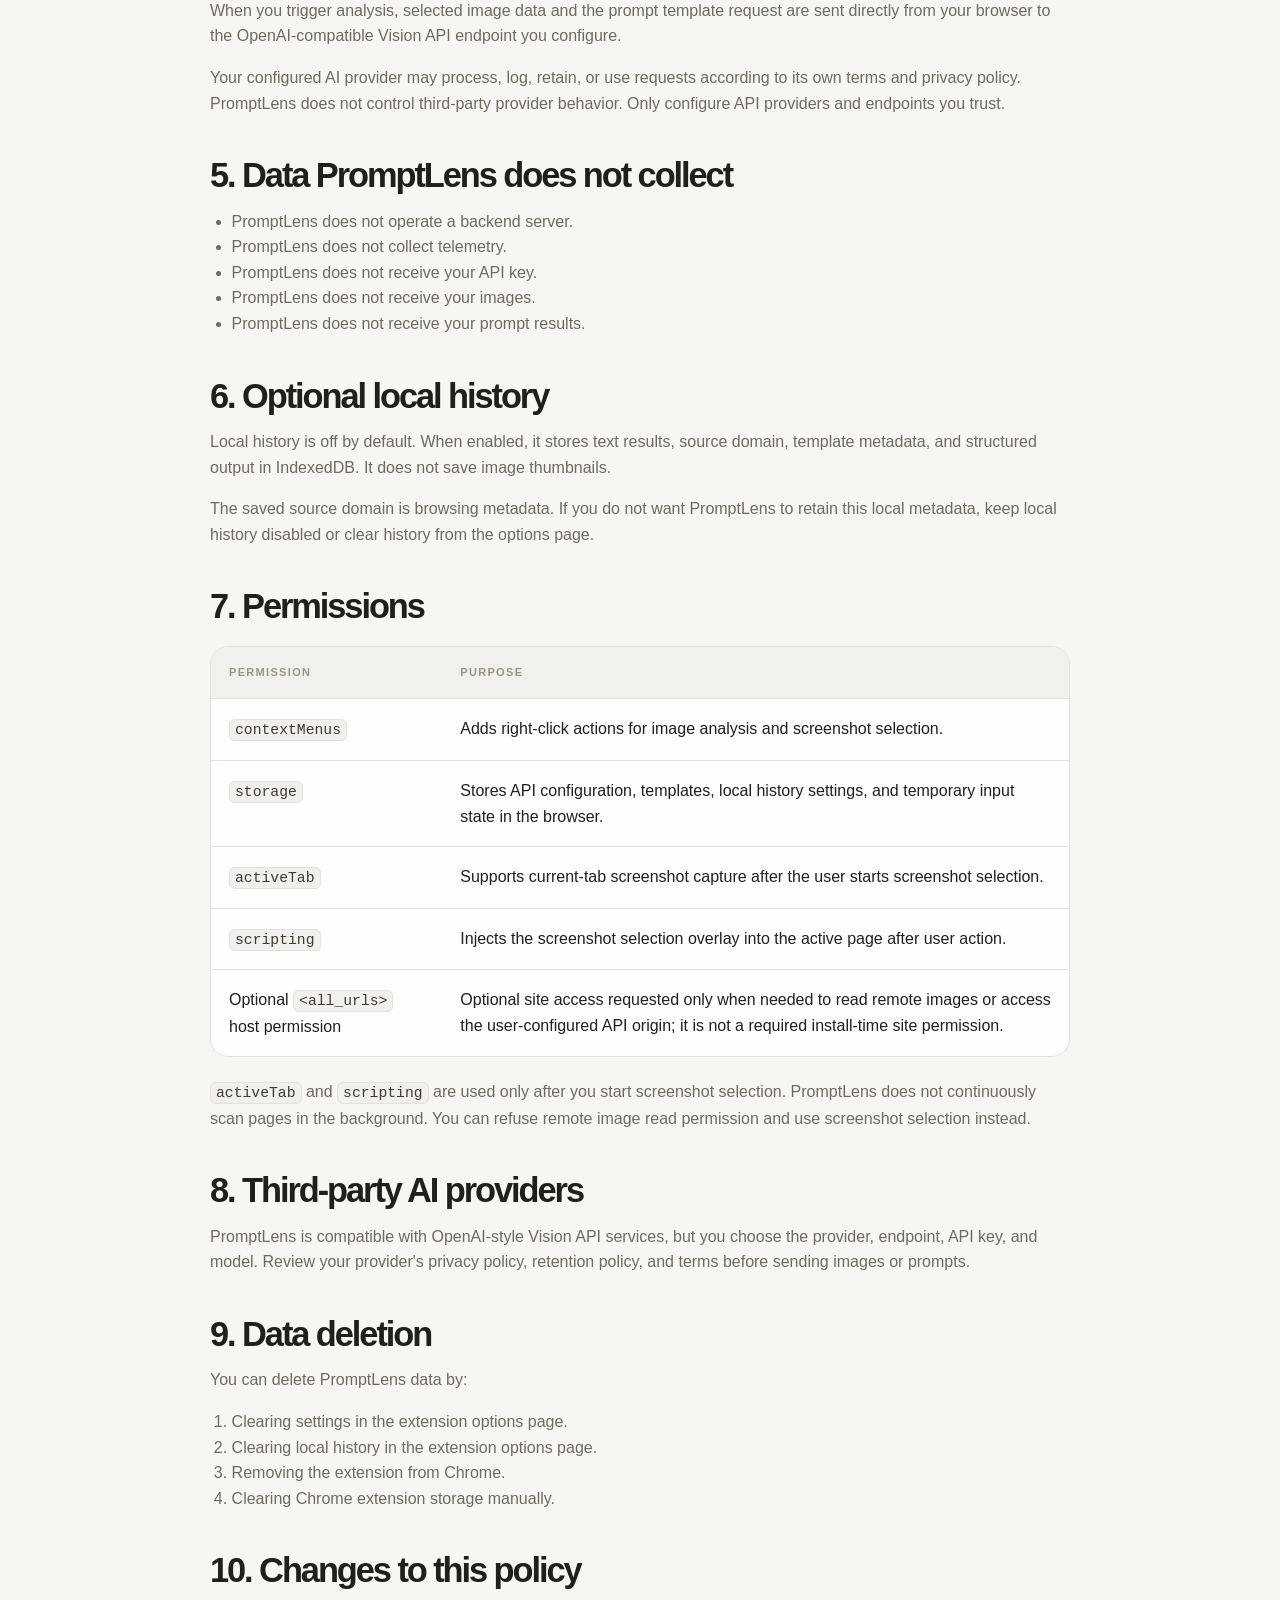
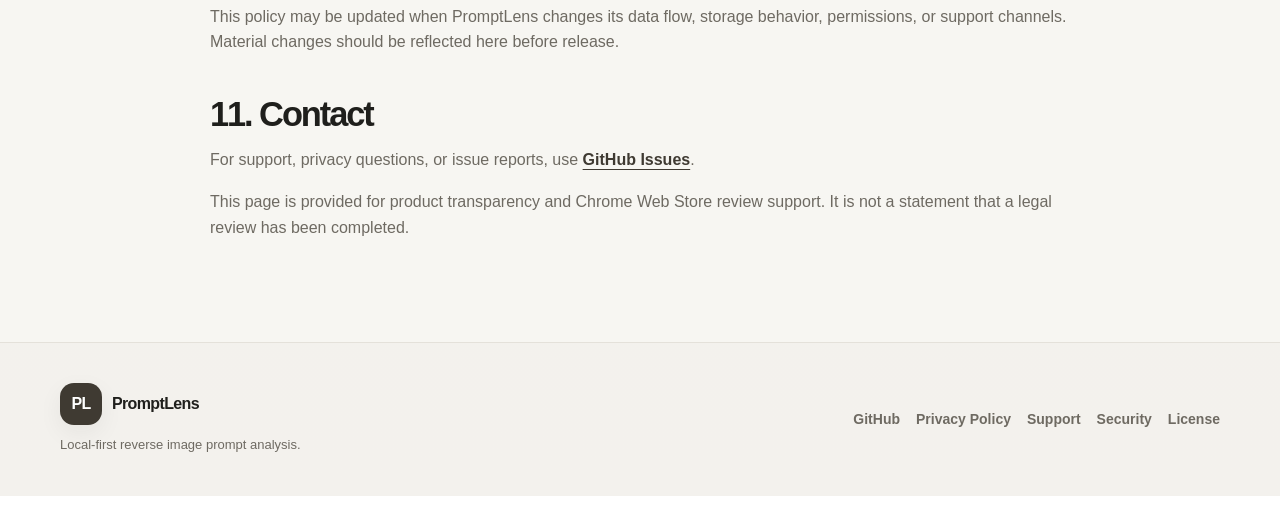
<file: site/privacy.html>
<!doctype html>
<html lang="en">
<head>
  <meta charset="utf-8">
  <meta name="viewport" content="width=device-width, initial-scale=1">
  <title>Privacy Policy — PromptLens</title>
  <meta name="theme-color" content="#3f3a32">
  <link rel="icon" href="./assets/favicon.png" type="image/png">
  <meta name="description" content="Privacy Policy for PromptLens, a local-first Chrome extension that uses your configured OpenAI-compatible Vision API.">
  <link rel="stylesheet" href="./assets/site.css">
</head>
<body>
  <a class="skip-link" href="#main-content">Skip to content</a>
  <header class="site-header">
    <nav class="nav shell" aria-label="Primary navigation">
      <a class="brand" href="./index.html" aria-label="PromptLens home"><span class="brand-mark">PL</span><span>PromptLens</span></a>
      <button class="nav-toggle" type="button" aria-expanded="false" aria-controls="nav-links" aria-label="Open navigation">Menu</button>
      <div class="nav-links" id="nav-links">
        <a href="./index.html#features">Features</a>
        <a href="./index.html#how-it-works">How it works</a>
        <a href="./privacy.html" aria-current="page">Privacy</a>
        <a href="./support.html">Support</a>
        <a href="https://github.com/wildbyteai/promptlens">GitHub</a>
        <a class="nav-cta" href="https://github.com/wildbyteai/promptlens/releases">Download from GitHub Releases</a>
      </div>
    </nav>
  </header>

  <main id="main-content">
    <section class="page-hero section-dark">
      <div class="shell narrow">
        <p class="eyebrow">Privacy Policy</p>
        <h1>PromptLens Privacy Policy</h1>
        <p>PromptLens is a frontend-only Chrome extension. This policy explains what stays in your browser, what is sent to your configured AI provider, and what PromptLens does not collect.</p>
        <p class="last-updated">Last updated: July 1, 2026</p>
      </div>
    </section>

    <article class="section policy-content">
      <div class="shell narrow prose">
        <h2>1. Overview</h2>
        <p>PromptLens helps you generate structured reverse image prompts from web images or selected screenshot regions. It is designed as a local-first Chrome extension with no PromptLens-operated backend service.</p>
        <p>When you trigger analysis, selected image data is sent directly from your browser to the AI API endpoint you configure.</p>

        <h2>2. What PromptLens does</h2>
        <p>PromptLens lets you right-click a web image or select a visible page region, processes that image in your browser, and calls your configured OpenAI-compatible Vision API to generate prompt results.</p>
        <p>PromptLens does not provide an AI model, proxy, API key, account system, or payment service.</p>

        <h2>3. Data stored locally</h2>
        <p>PromptLens stores settings such as API Base URL, API key, model name, selected template, image processing preferences, and local history preference in your browser.</p>
        <p>Current configuration keys stored in <code>chrome.storage.local</code> include:</p>
        <ul>
          <li><code>apiBaseUrl</code></li>
          <li><code>apiKey</code></li>
          <li><code>apiModel</code></li>
          <li><code>activeTemplateId</code></li>
          <li><code>historyEnabled</code></li>
          <li><code>maxImageSide</code></li>
          <li><code>jpegQuality</code></li>
        </ul>
        <p>Local history uses IndexedDB object storage named <code>history-items</code>. Temporary image payloads may be held in browser session storage or IndexedDB while an analysis is in progress, including pending payload handoff data.</p>
        <p>Your API key is stored locally in Chrome extension storage. It is not sent to PromptLens, but browser-local storage is not a hardware security vault. Use PromptLens only on devices, browser profiles, and extension environments you trust.</p>

        <h2>4. Data sent to your configured AI provider</h2>
        <p>When you trigger analysis, selected image data and the prompt template request are sent directly from your browser to the OpenAI-compatible Vision API endpoint you configure.</p>
        <p>Your configured AI provider may process, log, retain, or use requests according to its own terms and privacy policy. PromptLens does not control third-party provider behavior. Only configure API providers and endpoints you trust.</p>

        <h2>5. Data PromptLens does not collect</h2>
        <ul>
          <li>PromptLens does not operate a backend server.</li>
          <li>PromptLens does not collect telemetry.</li>
          <li>PromptLens does not receive your API key.</li>
          <li>PromptLens does not receive your images.</li>
          <li>PromptLens does not receive your prompt results.</li>
        </ul>

        <h2>6. Optional local history</h2>
        <p>Local history is off by default. When enabled, it stores text results, source domain, template metadata, and structured output in IndexedDB. It does not save image thumbnails.</p>
        <p>The saved source domain is browsing metadata. If you do not want PromptLens to retain this local metadata, keep local history disabled or clear history from the options page.</p>

        <h2>7. Permissions</h2>
        <div class="table-wrap in-prose">
          <table>
            <thead>
              <tr>
                <th scope="col">Permission</th>
                <th scope="col">Purpose</th>
              </tr>
            </thead>
            <tbody>
              <tr>
                <td><code>contextMenus</code></td>
                <td>Adds right-click actions for image analysis and screenshot selection.</td>
              </tr>
              <tr>
                <td><code>storage</code></td>
                <td>Stores API configuration, templates, local history settings, and temporary input state in the browser.</td>
              </tr>
              <tr>
                <td><code>activeTab</code></td>
                <td>Supports current-tab screenshot capture after the user starts screenshot selection.</td>
              </tr>
              <tr>
                <td><code>scripting</code></td>
                <td>Injects the screenshot selection overlay into the active page after user action.</td>
              </tr>
              <tr>
                <td>Optional <code>&lt;all_urls&gt;</code> host permission</td>
                <td>Optional site access requested only when needed to read remote images or access the user-configured API origin; it is not a required install-time site permission.</td>
              </tr>
            </tbody>
          </table>
        </div>
        <p><code>activeTab</code> and <code>scripting</code> are used only after you start screenshot selection. PromptLens does not continuously scan pages in the background. You can refuse remote image read permission and use screenshot selection instead.</p>

        <h2>8. Third-party AI providers</h2>
        <p>PromptLens is compatible with OpenAI-style Vision API services, but you choose the provider, endpoint, API key, and model. Review your provider's privacy policy, retention policy, and terms before sending images or prompts.</p>

        <h2>9. Data deletion</h2>
        <p>You can delete PromptLens data by:</p>
        <ol>
          <li>Clearing settings in the extension options page.</li>
          <li>Clearing local history in the extension options page.</li>
          <li>Removing the extension from Chrome.</li>
          <li>Clearing Chrome extension storage manually.</li>
        </ol>

        <h2>10. Changes to this policy</h2>
        <p>This policy may be updated when PromptLens changes its data flow, storage behavior, permissions, or support channels. Material changes should be reflected here before release.</p>

        <h2>11. Contact</h2>
        <p>For support, privacy questions, or issue reports, use <a href="https://github.com/wildbyteai/promptlens/issues">GitHub Issues</a>.</p>
        <p>This page is provided for product transparency and Chrome Web Store review support. It is not a statement that a legal review has been completed.</p>
      </div>
    </article>
  </main>

  <footer class="site-footer">
    <div class="shell footer-grid">
      <div>
        <a class="brand" href="./index.html" aria-label="PromptLens home"><span class="brand-mark">PL</span><span>PromptLens</span></a>
        <p>Local-first reverse image prompt analysis.</p>
      </div>
      <nav class="footer-links" aria-label="Footer navigation">
        <a href="https://github.com/wildbyteai/promptlens">GitHub</a>
        <a href="./privacy.html">Privacy Policy</a>
        <a href="./support.html">Support</a>
        <a href="https://github.com/wildbyteai/promptlens/security">Security</a>
        <a href="https://github.com/wildbyteai/promptlens/blob/main/LICENSE">License</a>
      </nav>
    </div>
  </footer>
  <script src="./assets/site.js"></script>
</body>
</html>
</file>
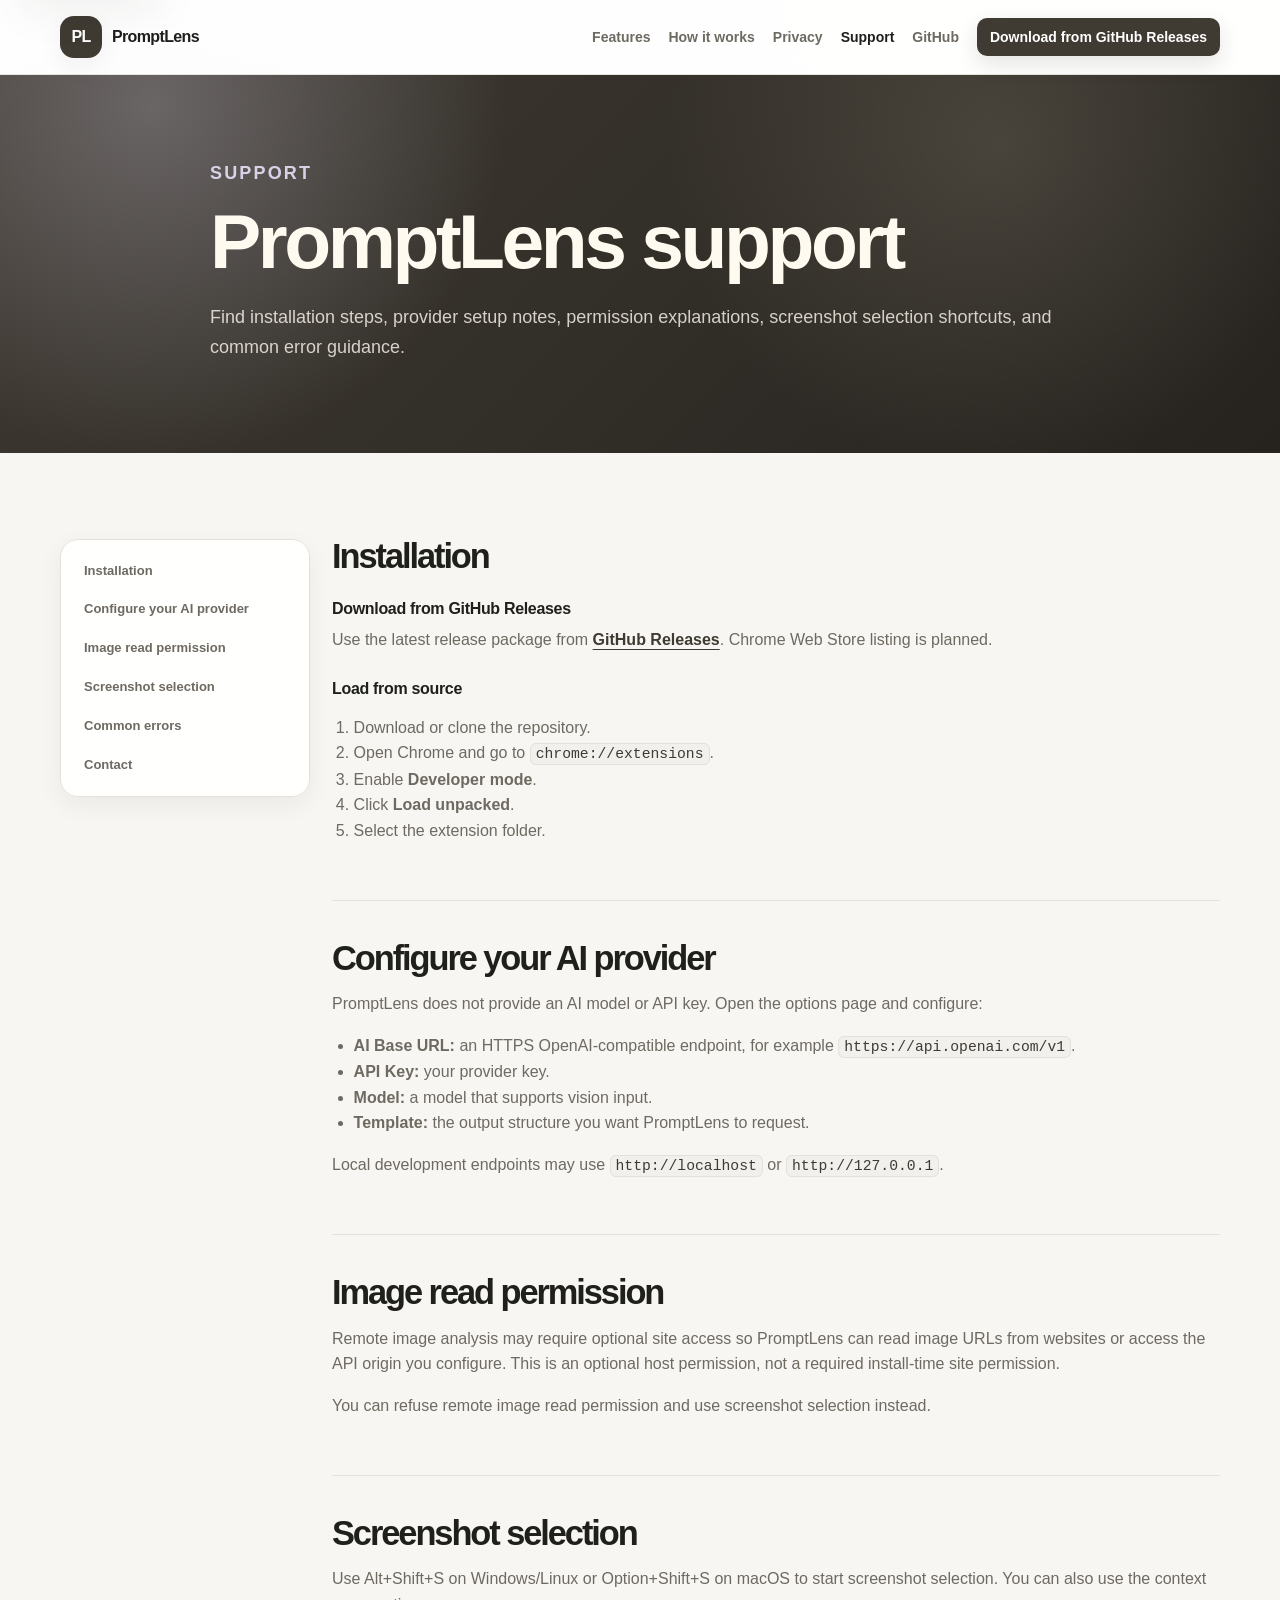
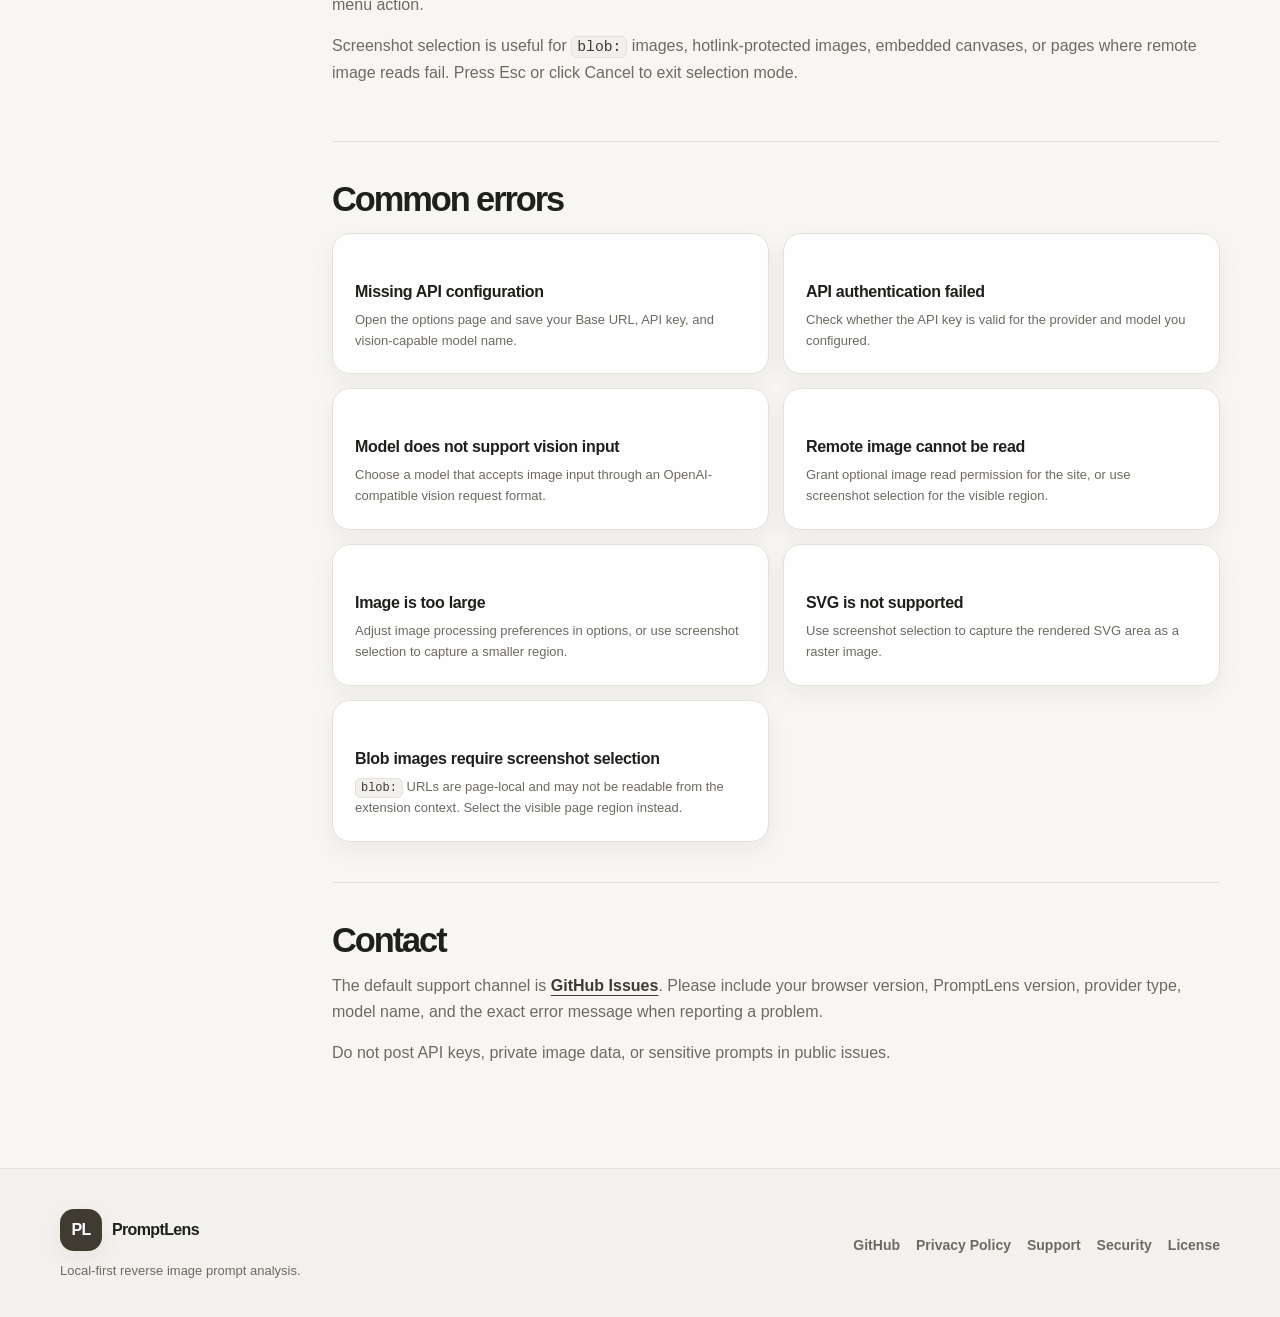
<file: site/support.html>
<!doctype html>
<html lang="en">
<head>
  <meta charset="utf-8">
  <meta name="viewport" content="width=device-width, initial-scale=1">
  <title>Support — PromptLens</title>
  <meta name="theme-color" content="#3f3a32">
  <link rel="icon" href="./assets/favicon.png" type="image/png">
  <meta name="description" content="PromptLens support page for installation, provider configuration, permissions, screenshot selection, and common errors.">
  <link rel="stylesheet" href="./assets/site.css">
</head>
<body>
  <a class="skip-link" href="#main-content">Skip to content</a>
  <header class="site-header">
    <nav class="nav shell" aria-label="Primary navigation">
      <a class="brand" href="./index.html" aria-label="PromptLens home"><span class="brand-mark">PL</span><span>PromptLens</span></a>
      <button class="nav-toggle" type="button" aria-expanded="false" aria-controls="nav-links" aria-label="Open navigation">Menu</button>
      <div class="nav-links" id="nav-links">
        <a href="./index.html#features">Features</a>
        <a href="./index.html#how-it-works">How it works</a>
        <a href="./privacy.html">Privacy</a>
        <a href="./support.html" aria-current="page">Support</a>
        <a href="https://github.com/wildbyteai/promptlens">GitHub</a>
        <a class="nav-cta" href="https://github.com/wildbyteai/promptlens/releases">Download from GitHub Releases</a>
      </div>
    </nav>
  </header>

  <main id="main-content">
    <section class="page-hero section-dark">
      <div class="shell narrow">
        <p class="eyebrow">Support</p>
        <h1>PromptLens support</h1>
        <p>Find installation steps, provider setup notes, permission explanations, screenshot selection shortcuts, and common error guidance.</p>
      </div>
    </section>

    <section class="section support-layout">
      <div class="shell support-grid">
        <aside class="support-toc" aria-label="Support topics">
          <a href="#installation">Installation</a>
          <a href="#provider">Configure your AI provider</a>
          <a href="#permissions">Image read permission</a>
          <a href="#screenshot">Screenshot selection</a>
          <a href="#errors">Common errors</a>
          <a href="#contact">Contact</a>
        </aside>

        <div class="prose support-content">
          <section id="installation">
            <h2>Installation</h2>
            <h3>Download from GitHub Releases</h3>
            <p>Use the latest release package from <a href="https://github.com/wildbyteai/promptlens/releases">GitHub Releases</a>. Chrome Web Store listing is planned.</p>
            <h3>Load from source</h3>
            <ol>
              <li>Download or clone the repository.</li>
              <li>Open Chrome and go to <code>chrome://extensions</code>.</li>
              <li>Enable <strong>Developer mode</strong>.</li>
              <li>Click <strong>Load unpacked</strong>.</li>
              <li>Select the extension folder.</li>
            </ol>
          </section>

          <section id="provider">
            <h2>Configure your AI provider</h2>
            <p>PromptLens does not provide an AI model or API key. Open the options page and configure:</p>
            <ul>
              <li><strong>AI Base URL:</strong> an HTTPS OpenAI-compatible endpoint, for example <code>https://api.openai.com/v1</code>.</li>
              <li><strong>API Key:</strong> your provider key.</li>
              <li><strong>Model:</strong> a model that supports vision input.</li>
              <li><strong>Template:</strong> the output structure you want PromptLens to request.</li>
            </ul>
            <p>Local development endpoints may use <code>http://localhost</code> or <code>http://127.0.0.1</code>.</p>
          </section>

          <section id="permissions">
            <h2>Image read permission</h2>
            <p>Remote image analysis may require optional site access so PromptLens can read image URLs from websites or access the API origin you configure. This is an optional host permission, not a required install-time site permission.</p>
            <p>You can refuse remote image read permission and use screenshot selection instead.</p>
          </section>

          <section id="screenshot">
            <h2>Screenshot selection</h2>
            <p>Use Alt+Shift+S on Windows/Linux or Option+Shift+S on macOS to start screenshot selection. You can also use the context menu action.</p>
            <p>Screenshot selection is useful for <code>blob:</code> images, hotlink-protected images, embedded canvases, or pages where remote image reads fail. Press Esc or click Cancel to exit selection mode.</p>
          </section>

          <section id="errors">
            <h2>Common errors</h2>
            <div class="error-list">
              <article>
                <h3>Missing API configuration</h3>
                <p>Open the options page and save your Base URL, API key, and vision-capable model name.</p>
              </article>
              <article>
                <h3>API authentication failed</h3>
                <p>Check whether the API key is valid for the provider and model you configured.</p>
              </article>
              <article>
                <h3>Model does not support vision input</h3>
                <p>Choose a model that accepts image input through an OpenAI-compatible vision request format.</p>
              </article>
              <article>
                <h3>Remote image cannot be read</h3>
                <p>Grant optional image read permission for the site, or use screenshot selection for the visible region.</p>
              </article>
              <article>
                <h3>Image is too large</h3>
                <p>Adjust image processing preferences in options, or use screenshot selection to capture a smaller region.</p>
              </article>
              <article>
                <h3>SVG is not supported</h3>
                <p>Use screenshot selection to capture the rendered SVG area as a raster image.</p>
              </article>
              <article>
                <h3>Blob images require screenshot selection</h3>
                <p><code>blob:</code> URLs are page-local and may not be readable from the extension context. Select the visible page region instead.</p>
              </article>
            </div>
          </section>

          <section id="contact">
            <h2>Contact</h2>
            <p>The default support channel is <a href="https://github.com/wildbyteai/promptlens/issues">GitHub Issues</a>. Please include your browser version, PromptLens version, provider type, model name, and the exact error message when reporting a problem.</p>
            <p>Do not post API keys, private image data, or sensitive prompts in public issues.</p>
          </section>
        </div>
      </div>
    </section>
  </main>

  <footer class="site-footer">
    <div class="shell footer-grid">
      <div>
        <a class="brand" href="./index.html" aria-label="PromptLens home"><span class="brand-mark">PL</span><span>PromptLens</span></a>
        <p>Local-first reverse image prompt analysis.</p>
      </div>
      <nav class="footer-links" aria-label="Footer navigation">
        <a href="https://github.com/wildbyteai/promptlens">GitHub</a>
        <a href="./privacy.html">Privacy Policy</a>
        <a href="./support.html">Support</a>
        <a href="https://github.com/wildbyteai/promptlens/security">Security</a>
        <a href="https://github.com/wildbyteai/promptlens/blob/main/LICENSE">License</a>
      </nav>
    </div>
  </footer>
  <script src="./assets/site.js"></script>
</body>
</html>
</file>
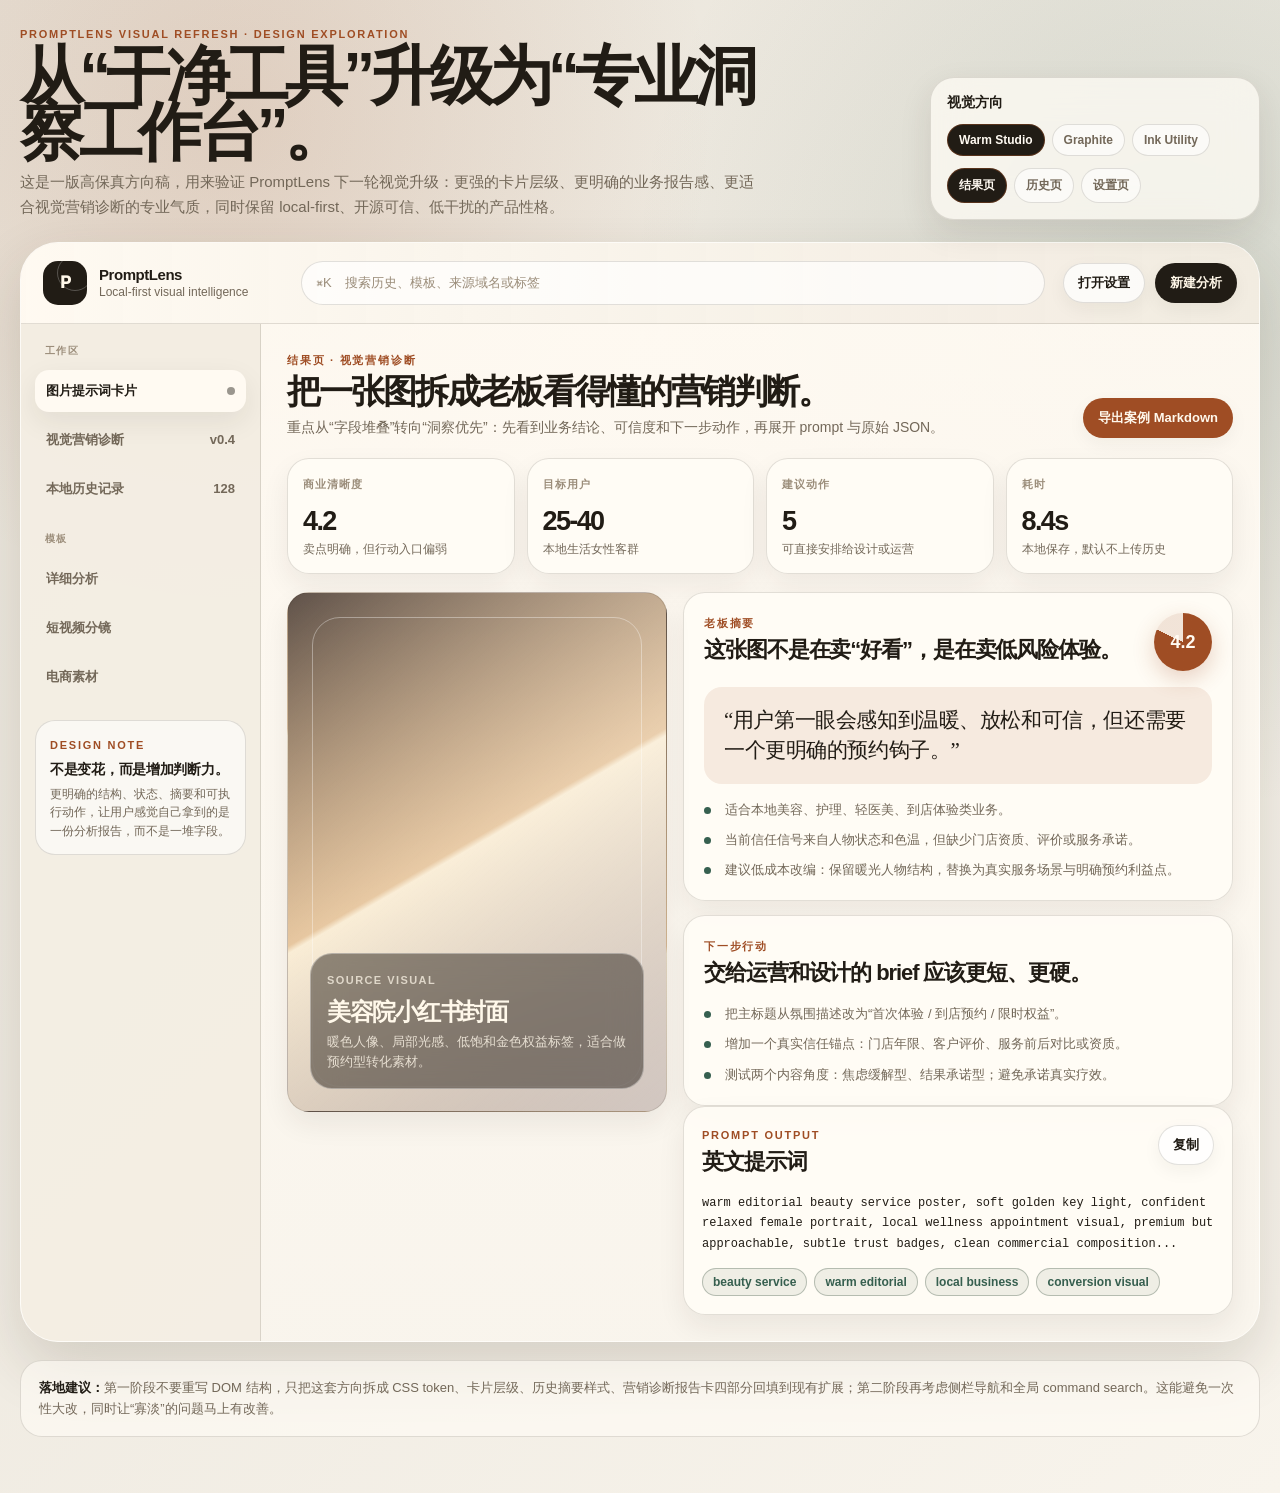
<file: designs/promptlens-visual-refresh/PromptLens Visual Refresh.html>
<!doctype html>
<html lang="zh-CN">
  <head>
    <meta charset="utf-8">
    <meta name="viewport" content="width=device-width, initial-scale=1">
    <title>PromptLens Visual Refresh</title>
    <style>
      :root {
        color-scheme: light;
        --canvas: #e9e4da;
        --bg: #f8f4ec;
        --surface: rgba(255, 252, 246, 0.92);
        --surface-solid: #fffaf2;
        --surface-2: #f1eadf;
        --line: rgba(55, 45, 32, 0.14);
        --line-strong: rgba(55, 45, 32, 0.26);
        --text: #211c15;
        --muted: #736859;
        --faint: #9b8d7a;
        --accent: #9f4d24;
        --accent-2: #365f4f;
        --accent-3: #d7a548;
        --danger: #a33a30;
        --shadow: 0 24px 60px rgba(56, 43, 27, 0.16);
        --shadow-soft: 0 12px 32px rgba(56, 43, 27, 0.10);
        --radius-xl: 30px;
        --radius-lg: 22px;
        --radius-md: 14px;
        --font-sans: ui-sans-serif, -apple-system, BlinkMacSystemFont, "Segoe UI", "PingFang SC", "Hiragino Sans GB", sans-serif;
        --font-serif: Georgia, "Times New Roman", "Songti SC", serif;
        --font-mono: ui-monospace, SFMono-Regular, Menlo, Consolas, monospace;
      }

      [data-theme="graphite"] {
        --canvas: #dfe2dd;
        --bg: #f4f5ef;
        --surface: rgba(255, 255, 250, 0.92);
        --surface-solid: #fffffa;
        --surface-2: #e8ebe2;
        --line: rgba(28, 38, 30, 0.13);
        --line-strong: rgba(28, 38, 30, 0.24);
        --text: #182019;
        --muted: #60685e;
        --faint: #929a8d;
        --accent: #1e5b47;
        --accent-2: #8f5324;
        --accent-3: #b9953f;
      }

      [data-theme="ink"] {
        --canvas: #dcd8d1;
        --bg: #f6f1e8;
        --surface: rgba(255, 253, 248, 0.94);
        --surface-solid: #fffdf8;
        --surface-2: #ede5d8;
        --line: rgba(28, 24, 20, 0.14);
        --line-strong: rgba(28, 24, 20, 0.28);
        --text: #171412;
        --muted: #655f56;
        --faint: #999084;
        --accent: #34302a;
        --accent-2: #b05b2d;
        --accent-3: #cb9e3f;
      }

      * { box-sizing: border-box; }
      body {
        margin: 0;
        min-height: 100vh;
        color: var(--text);
        font-family: var(--font-sans);
        background:
          radial-gradient(circle at 18% 8%, color-mix(in srgb, var(--accent) 16%, transparent), transparent 28%),
          radial-gradient(circle at 92% 18%, color-mix(in srgb, var(--accent-2) 16%, transparent), transparent 32%),
          linear-gradient(135deg, var(--canvas), var(--bg));
        -webkit-font-smoothing: antialiased;
      }

      button, input, select { font: inherit; }
      button { cursor: pointer; }

      .design-shell {
        width: min(1440px, calc(100vw - 40px));
        margin: 28px auto 56px;
      }

      .design-header {
        display: grid;
        grid-template-columns: minmax(0, 1fr) auto;
        gap: 24px;
        align-items: end;
        margin-bottom: 22px;
      }

      .design-kicker,
      .kicker {
        color: var(--accent);
        font-size: 11px;
        font-weight: 850;
        letter-spacing: .16em;
        text-transform: uppercase;
      }

      .design-header h1 {
        margin: 8px 0 8px;
        max-width: 760px;
        font-size: clamp(34px, 5vw, 72px);
        line-height: .88;
        letter-spacing: -.075em;
      }

      .design-header p {
        margin: 0;
        max-width: 740px;
        color: var(--muted);
        font-size: 15px;
        line-height: 1.7;
      }

      .control-panel {
        width: 330px;
        padding: 16px;
        border: 1px solid var(--line);
        border-radius: 24px;
        background: rgba(255, 252, 246, .72);
        box-shadow: var(--shadow-soft);
        backdrop-filter: blur(18px);
      }

      .control-panel h2 {
        margin: 0 0 12px;
        font-size: 14px;
      }

      .segmented,
      .screen-tabs {
        display: flex;
        flex-wrap: wrap;
        gap: 7px;
      }

      .segmented button,
      .screen-tabs button {
        border: 1px solid var(--line);
        border-radius: 999px;
        background: rgba(255, 255, 255, .56);
        color: var(--muted);
        padding: 8px 11px;
        font-size: 12px;
        font-weight: 760;
      }

      .segmented button[aria-pressed="true"],
      .screen-tabs button[aria-pressed="true"] {
        border-color: color-mix(in srgb, var(--accent) 42%, var(--line));
        background: var(--text);
        color: var(--surface-solid);
      }

      .screen-tabs {
        margin-top: 12px;
      }

      .app-frame {
        overflow: hidden;
        border: 1px solid rgba(255,255,255,.52);
        border-radius: 38px;
        background: color-mix(in srgb, var(--surface-solid) 76%, transparent);
        box-shadow: var(--shadow);
      }

      .app-topbar {
        display: grid;
        grid-template-columns: 240px minmax(0, 1fr) auto;
        gap: 18px;
        align-items: center;
        padding: 18px 22px;
        border-bottom: 1px solid var(--line);
        background:
          linear-gradient(90deg, color-mix(in srgb, var(--surface-solid) 92%, transparent), color-mix(in srgb, var(--surface-2) 82%, transparent));
      }

      .brand {
        display: flex;
        align-items: center;
        gap: 12px;
      }

      .brand-mark {
        position: relative;
        width: 44px;
        height: 44px;
        border-radius: 15px;
        display: grid;
        place-items: center;
        overflow: hidden;
        background: var(--text);
        color: #fff8ea;
        font-weight: 920;
        letter-spacing: -.08em;
      }

      .brand-mark::after {
        content: "";
        position: absolute;
        width: 34px;
        height: 34px;
        border: 1px solid rgba(255,255,255,.24);
        border-radius: 50%;
        transform: translate(10px, -10px);
      }

      .brand strong { display: block; font-size: 15px; letter-spacing: -.03em; }
      .brand span { display: block; margin-top: 2px; color: var(--muted); font-size: 12px; }

      .top-search {
        display: flex;
        align-items: center;
        gap: 10px;
        min-height: 44px;
        padding: 0 14px;
        border: 1px solid var(--line);
        border-radius: 999px;
        background: rgba(255,255,255,.68);
        color: var(--faint);
        font-size: 13px;
      }

      .top-actions { display: flex; gap: 10px; }

      .btn {
        border: 1px solid var(--line);
        border-radius: 999px;
        padding: 10px 14px;
        background: rgba(255,255,255,.74);
        color: var(--text);
        font-size: 13px;
        font-weight: 780;
        box-shadow: 0 6px 18px rgba(40, 32, 20, .05);
      }
      .btn.primary { border-color: transparent; background: var(--text); color: #fff7e8; }
      .btn.accent { border-color: transparent; background: var(--accent); color: #fff8ec; }
      .btn.danger { color: var(--danger); }

      .app-layout {
        display: grid;
        grid-template-columns: 240px minmax(0, 1fr);
        min-height: 760px;
      }

      .side-nav {
        padding: 20px 14px;
        border-right: 1px solid var(--line);
        background: color-mix(in srgb, var(--surface-2) 68%, transparent);
      }

      .nav-group { display: grid; gap: 7px; margin-bottom: 22px; }
      .nav-label { padding: 0 10px 5px; color: var(--faint); font-size: 10px; font-weight: 850; letter-spacing: .14em; text-transform: uppercase; }
      .nav-item {
        display: flex;
        align-items: center;
        justify-content: space-between;
        gap: 10px;
        min-height: 42px;
        padding: 0 11px;
        border-radius: 14px;
        color: var(--muted);
        font-size: 13px;
        font-weight: 730;
      }
      .nav-item.active {
        background: var(--surface-solid);
        color: var(--text);
        box-shadow: 0 10px 28px rgba(40, 32, 20, .08);
      }
      .nav-dot { width: 8px; height: 8px; border-radius: 50%; background: currentColor; opacity: .45; }

      .sidebar-card {
        padding: 14px;
        border: 1px solid var(--line);
        border-radius: 20px;
        background: rgba(255,255,255,.56);
      }
      .sidebar-card h3 { margin: 8px 0 6px; font-size: 14px; letter-spacing: -.02em; }
      .sidebar-card p { margin: 0; color: var(--muted); font-size: 12px; line-height: 1.55; }

      .workspace {
        padding: 26px;
        background:
          linear-gradient(180deg, color-mix(in srgb, var(--surface-solid) 74%, transparent), color-mix(in srgb, var(--bg) 80%, transparent));
      }

      .screen { display: none; }
      .screen.active { display: block; }

      .page-title-row {
        display: grid;
        grid-template-columns: minmax(0, 1fr) auto;
        gap: 20px;
        align-items: end;
        margin-bottom: 20px;
      }
      .page-title-row h2 {
        margin: 6px 0 0;
        font-size: 34px;
        line-height: 1;
        letter-spacing: -.06em;
      }
      .page-title-row p { margin: 8px 0 0; color: var(--muted); font-size: 14px; line-height: 1.6; }

      .metric-row {
        display: grid;
        grid-template-columns: repeat(4, minmax(0, 1fr));
        gap: 12px;
        margin-bottom: 18px;
      }
      .metric-card,
      .card {
        border: 1px solid var(--line);
        border-radius: var(--radius-lg);
        background: var(--surface);
        box-shadow: 0 12px 28px rgba(45, 35, 22, .07);
      }
      .metric-card { padding: 15px; min-height: 104px; }
      .metric-card span { color: var(--faint); font-size: 11px; font-weight: 820; letter-spacing: .10em; text-transform: uppercase; }
      .metric-card strong { display: block; margin-top: 14px; font-size: 27px; letter-spacing: -.06em; }
      .metric-card p { margin: 4px 0 0; color: var(--muted); font-size: 12px; }

      .result-grid {
        display: grid;
        grid-template-columns: minmax(300px, 380px) minmax(0, 1fr);
        gap: 16px;
        align-items: start;
      }

      .image-panel {
        position: sticky;
        top: 20px;
        overflow: hidden;
        min-height: 520px;
        background:
          linear-gradient(135deg, rgba(255,255,255,.16), rgba(255,255,255,.68)),
          linear-gradient(150deg, #403026 0%, #d9a76a 48%, #f6e2bd 49%, #73513e 100%);
      }
      .image-panel::before {
        content: "";
        position: absolute;
        inset: 24px;
        border: 1px solid rgba(255,255,255,.36);
        border-radius: 28px;
      }
      .image-caption {
        position: absolute;
        left: 22px;
        right: 22px;
        bottom: 22px;
        padding: 16px;
        border: 1px solid rgba(255,255,255,.36);
        border-radius: 22px;
        background: rgba(24, 18, 13, .46);
        color: #fff8ea;
        backdrop-filter: blur(16px);
      }
      .image-caption span { color: rgba(255,248,234,.72); font-size: 11px; font-weight: 840; letter-spacing: .13em; text-transform: uppercase; }
      .image-caption h3 { margin: 8px 0 4px; font-size: 24px; letter-spacing: -.06em; }
      .image-caption p { margin: 0; color: rgba(255,248,234,.80); font-size: 13px; line-height: 1.55; }

      .insight-card { padding: 20px; }
      .insight-card + .insight-card { margin-top: 14px; }
      .insight-head { display: flex; align-items: flex-start; justify-content: space-between; gap: 14px; margin-bottom: 16px; }
      .insight-head h3 { margin: 4px 0 0; font-size: 22px; letter-spacing: -.05em; }
      .score-ring {
        width: 58px;
        height: 58px;
        border-radius: 50%;
        display: grid;
        place-items: center;
        background: conic-gradient(var(--accent) 82%, color-mix(in srgb, var(--accent) 14%, transparent) 0);
        color: var(--surface-solid);
        font-size: 18px;
        font-weight: 880;
        box-shadow: 0 8px 22px color-mix(in srgb, var(--accent) 24%, transparent);
      }
      .quote {
        margin: 0;
        padding: 18px 20px;
        border-radius: 18px;
        background: color-mix(in srgb, var(--accent) 9%, var(--surface-solid));
        font-family: var(--font-serif);
        font-size: 21px;
        line-height: 1.45;
        letter-spacing: -.02em;
      }
      .insight-list { display: grid; gap: 10px; margin: 16px 0 0; padding: 0; list-style: none; }
      .insight-list li {
        display: grid;
        grid-template-columns: 11px minmax(0, 1fr);
        gap: 10px;
        color: var(--muted);
        font-size: 13px;
        line-height: 1.55;
      }
      .insight-list li::before { content: ""; width: 7px; height: 7px; margin-top: 7px; border-radius: 50%; background: var(--accent-2); }

      .prompt-card { padding: 18px; }
      .prompt-card pre {
        margin: 14px 0 0;
        white-space: pre-wrap;
        color: var(--text);
        font-family: var(--font-mono);
        font-size: 12px;
        line-height: 1.7;
      }
      .tag-row { display: flex; flex-wrap: wrap; gap: 7px; margin-top: 14px; }
      .tag {
        display: inline-flex;
        align-items: center;
        min-height: 28px;
        padding: 0 10px;
        border: 1px solid color-mix(in srgb, var(--accent-2) 20%, var(--line));
        border-radius: 999px;
        background: color-mix(in srgb, var(--accent-2) 8%, var(--surface-solid));
        color: var(--accent-2);
        font-size: 12px;
        font-weight: 780;
      }

      .history-layout {
        display: grid;
        grid-template-columns: minmax(0, 1fr) 320px;
        gap: 16px;
      }
      .history-stack { display: grid; gap: 13px; }
      .history-item {
        position: relative;
        display: grid;
        grid-template-columns: 8px minmax(0, 1fr);
        overflow: hidden;
      }
      .history-stripe { background: linear-gradient(180deg, var(--accent), var(--accent-3)); }
      .history-content { padding: 18px; }
      .history-top { display: flex; justify-content: space-between; gap: 16px; margin-bottom: 10px; }
      .history-top h3 { margin: 3px 0 5px; font-size: 20px; letter-spacing: -.04em; }
      .history-top p, .history-summary { margin: 0; color: var(--muted); font-size: 13px; line-height: 1.55; }
      .history-actions { display: flex; gap: 8px; align-items: flex-start; }
      .detail-toggle {
        display: flex;
        align-items: center;
        justify-content: space-between;
        margin-top: 14px;
        padding: 12px 13px;
        border: 1px solid var(--line);
        border-radius: 15px;
        background: color-mix(in srgb, var(--surface-2) 64%, transparent);
        color: var(--muted);
        font-size: 12px;
        font-weight: 820;
      }
      .filter-card { padding: 16px; position: sticky; top: 20px; }
      .filter-card input {
        width: 100%;
        height: 42px;
        border: 1px solid var(--line);
        border-radius: 13px;
        padding: 0 12px;
        background: rgba(255,255,255,.76);
        color: var(--text);
      }
      .filter-grid { display: grid; grid-template-columns: repeat(2, 1fr); gap: 9px; margin-top: 12px; }
      .filter-chip { padding: 10px; border-radius: 14px; background: var(--surface-2); font-size: 12px; font-weight: 780; color: var(--muted); }
      .filter-chip strong { display: block; color: var(--text); font-size: 19px; letter-spacing: -.04em; }

      .settings-grid {
        display: grid;
        grid-template-columns: minmax(0, 1fr) 360px;
        gap: 16px;
      }
      .settings-main, .settings-side { display: grid; gap: 14px; }
      .settings-card { padding: 19px; }
      .field { display: grid; gap: 7px; margin-top: 14px; }
      .field label { color: var(--text); font-size: 13px; font-weight: 820; }
      .fake-input {
        min-height: 44px;
        display: flex;
        align-items: center;
        justify-content: space-between;
        gap: 12px;
        padding: 0 13px;
        border: 1px solid var(--line);
        border-radius: 14px;
        background: rgba(255,255,255,.70);
        color: var(--muted);
        font-size: 13px;
      }
      .privacy-block {
        padding: 18px;
        border-radius: 22px;
        background: var(--text);
        color: var(--surface-solid);
      }
      .privacy-block p { color: color-mix(in srgb, var(--surface-solid) 72%, transparent); }
      .status-pill { display: inline-flex; gap: 7px; align-items: center; padding: 7px 10px; border-radius: 999px; background: color-mix(in srgb, var(--accent-2) 12%, var(--surface-solid)); color: var(--accent-2); font-size: 12px; font-weight: 820; }
      .status-pill::before { content: ""; width: 7px; height: 7px; border-radius: 50%; background: currentColor; }

      .assumption-note {
        margin-top: 18px;
        padding: 16px 18px;
        border: 1px solid var(--line);
        border-radius: 22px;
        background: rgba(255,252,246,.62);
        color: var(--muted);
        font-size: 13px;
        line-height: 1.65;
      }
      .assumption-note strong { color: var(--text); }

      @media (max-width: 980px) {
        .design-header, .app-topbar, .app-layout, .result-grid, .history-layout, .settings-grid { grid-template-columns: 1fr; }
        .control-panel { width: auto; }
        .side-nav { display: none; }
        .metric-row { grid-template-columns: repeat(2, minmax(0, 1fr)); }
        .image-panel { position: relative; min-height: 360px; }
      }
    </style>
  </head>
  <body data-theme="studio">
    <main class="design-shell">
      <header class="design-header">
        <div>
          <div class="design-kicker">PromptLens visual refresh · design exploration</div>
          <h1>从“干净工具”升级为“专业洞察工作台”。</h1>
          <p>这是一版高保真方向稿，用来验证 PromptLens 下一轮视觉升级：更强的卡片层级、更明确的业务报告感、更适合视觉营销诊断的专业气质，同时保留 local-first、开源可信、低干扰的产品性格。</p>
        </div>
        <aside class="control-panel" aria-label="设计方向控制">
          <h2>视觉方向</h2>
          <div class="segmented" id="themeControls">
            <button type="button" data-theme-button="studio" aria-pressed="true">Warm Studio</button>
            <button type="button" data-theme-button="graphite" aria-pressed="false">Graphite</button>
            <button type="button" data-theme-button="ink" aria-pressed="false">Ink Utility</button>
          </div>
          <div class="screen-tabs" id="screenControls">
            <button type="button" data-screen-button="result" aria-pressed="true">结果页</button>
            <button type="button" data-screen-button="history" aria-pressed="false">历史页</button>
            <button type="button" data-screen-button="settings" aria-pressed="false">设置页</button>
          </div>
        </aside>
      </header>

      <section class="app-frame" data-screen-label="PromptLens desktop prototype">
        <div class="app-topbar">
          <div class="brand">
            <div class="brand-mark">P</div>
            <div><strong>PromptLens</strong><span>Local-first visual intelligence</span></div>
          </div>
          <div class="top-search">⌘K　搜索历史、模板、来源域名或标签</div>
          <div class="top-actions">
            <button class="btn">打开设置</button>
            <button class="btn primary">新建分析</button>
          </div>
        </div>

        <div class="app-layout">
          <nav class="side-nav" aria-label="PromptLens navigation">
            <div class="nav-group">
              <div class="nav-label">工作区</div>
              <div class="nav-item active"><span>图片提示词卡片</span><span class="nav-dot"></span></div>
              <div class="nav-item"><span>视觉营销诊断</span><span>v0.4</span></div>
              <div class="nav-item"><span>本地历史记录</span><span>128</span></div>
            </div>
            <div class="nav-group">
              <div class="nav-label">模板</div>
              <div class="nav-item"><span>详细分析</span></div>
              <div class="nav-item"><span>短视频分镜</span></div>
              <div class="nav-item"><span>电商素材</span></div>
            </div>
            <div class="sidebar-card">
              <span class="kicker">Design note</span>
              <h3>不是变花，而是增加判断力。</h3>
              <p>更明确的结构、状态、摘要和可执行动作，让用户感觉自己拿到的是一份分析报告，而不是一堆字段。</p>
            </div>
          </nav>

          <section class="workspace">
            <section class="screen active" id="screen-result" data-screen-label="结果页视觉升级">
              <div class="page-title-row">
                <div>
                  <span class="kicker">结果页 · 视觉营销诊断</span>
                  <h2>把一张图拆成老板看得懂的营销判断。</h2>
                  <p>重点从“字段堆叠”转向“洞察优先”：先看到业务结论、可信度和下一步动作，再展开 prompt 与原始 JSON。</p>
                </div>
                <button class="btn accent">导出案例 Markdown</button>
              </div>

              <div class="metric-row">
                <div class="metric-card"><span>商业清晰度</span><strong>4.2</strong><p>卖点明确，但行动入口偏弱</p></div>
                <div class="metric-card"><span>目标用户</span><strong>25-40</strong><p>本地生活女性客群</p></div>
                <div class="metric-card"><span>建议动作</span><strong>5</strong><p>可直接安排给设计或运营</p></div>
                <div class="metric-card"><span>耗时</span><strong>8.4s</strong><p>本地保存，默认不上传历史</p></div>
              </div>

              <div class="result-grid">
                <article class="card image-panel">
                  <div class="image-caption">
                    <span>Source visual</span>
                    <h3>美容院小红书封面</h3>
                    <p>暖色人像、局部光感、低饱和金色权益标签，适合做预约型转化素材。</p>
                  </div>
                </article>

                <div>
                  <article class="card insight-card">
                    <div class="insight-head">
                      <div><span class="kicker">老板摘要</span><h3>这张图不是在卖“好看”，是在卖低风险体验。</h3></div>
                      <div class="score-ring">4.2</div>
                    </div>
                    <p class="quote">“用户第一眼会感知到温暖、放松和可信，但还需要一个更明确的预约钩子。”</p>
                    <ul class="insight-list">
                      <li>适合本地美容、护理、轻医美、到店体验类业务。</li>
                      <li>当前信任信号来自人物状态和色温，但缺少门店资质、评价或服务承诺。</li>
                      <li>建议低成本改编：保留暖光人物结构，替换为真实服务场景与明确预约利益点。</li>
                    </ul>
                  </article>

                  <article class="card insight-card">
                    <div class="insight-head"><div><span class="kicker">下一步行动</span><h3>交给运营和设计的 brief 应该更短、更硬。</h3></div></div>
                    <ul class="insight-list">
                      <li>把主标题从氛围描述改为“首次体验 / 到店预约 / 限时权益”。</li>
                      <li>增加一个真实信任锚点：门店年限、客户评价、服务前后对比或资质。</li>
                      <li>测试两个内容角度：焦虑缓解型、结果承诺型；避免承诺真实疗效。</li>
                    </ul>
                  </article>

                  <article class="card prompt-card">
                    <div class="insight-head"><div><span class="kicker">Prompt output</span><h3>英文提示词</h3></div><button class="btn">复制</button></div>
                    <pre>warm editorial beauty service poster, soft golden key light, confident relaxed female portrait, local wellness appointment visual, premium but approachable, subtle trust badges, clean commercial composition...</pre>
                    <div class="tag-row"><span class="tag">beauty service</span><span class="tag">warm editorial</span><span class="tag">local business</span><span class="tag">conversion visual</span></div>
                  </article>
                </div>
              </div>
            </section>

            <section class="screen" id="screen-history" data-screen-label="历史页视觉升级">
              <div class="page-title-row">
                <div>
                  <span class="kicker">历史页 · 摘要卡片</span>
                  <h2>历史记录应该像案例库，而不是日志列表。</h2>
                  <p>每条记录默认只展示来源、模板、摘要、标签和关键动作。完整字段折叠，保留可复制能力。</p>
                </div>
                <button class="btn danger">清空全部</button>
              </div>

              <div class="history-layout">
                <div class="history-stack">
                  <article class="card history-item">
                    <div class="history-stripe"></div>
                    <div class="history-content">
                      <div class="history-top">
                        <div><span class="kicker">视觉营销诊断</span><h3>xiaohongshu.com</h3><p>2026/07/03 09:42 · 图片 URL</p></div>
                        <div class="history-actions"><button class="btn">复制全部</button><button class="btn danger">删除</button></div>
                      </div>
                      <p class="history-summary">本地美容院封面，核心策略是通过暖色人物与权益标签降低首次预约心理成本，建议增强信任锚点和明确 CTA。</p>
                      <div class="tag-row"><span class="tag">local business</span><span class="tag">beauty</span><span class="tag">appointment</span><span class="tag">warm light</span></div>
                      <div class="detail-toggle"><span>查看完整内容</span><span>展开 prompt / URL / JSON →</span></div>
                    </div>
                  </article>

                  <article class="card history-item">
                    <div class="history-stripe"></div>
                    <div class="history-content">
                      <div class="history-top">
                        <div><span class="kicker">电商商品图</span><h3>taobao.com</h3><p>2026/07/02 22:18 · 框选截图</p></div>
                        <div class="history-actions"><button class="btn">复制全部</button><button class="btn danger">删除</button></div>
                      </div>
                      <p class="history-summary">厨房收纳产品的白底场景图，卖点集中在空间节省和整洁感，适合改编为短视频首帧和电商详情页头图。</p>
                      <div class="tag-row"><span class="tag">product photo</span><span class="tag">kitchen</span><span class="tag">clean layout</span></div>
                      <div class="detail-toggle"><span>查看完整内容</span><span>展开 prompt / URL / JSON →</span></div>
                    </div>
                  </article>

                  <article class="card history-item">
                    <div class="history-stripe"></div>
                    <div class="history-content">
                      <div class="history-top">
                        <div><span class="kicker">详细分析</span><h3>unknown source</h3><p>2026/07/01 14:07 · Data URL</p></div>
                        <div class="history-actions"><button class="btn">复制全部</button><button class="btn danger">删除</button></div>
                      </div>
                      <p class="history-summary">低饱和户外人像，主体与背景分离清晰，适合生成 lifestyle campaign 或个人品牌头图。</p>
                      <div class="tag-row"><span class="tag">portrait</span><span class="tag">outdoor</span><span class="tag">soft contrast</span></div>
                      <div class="detail-toggle"><span>查看完整内容</span><span>展开 prompt / URL / JSON →</span></div>
                    </div>
                  </article>
                </div>

                <aside class="card filter-card">
                  <span class="kicker">历史筛选</span>
                  <h3 style="margin:8px 0 12px;font-size:20px;letter-spacing:-.04em;">快速定位可复用案例</h3>
                  <input value="美容 预约" aria-label="搜索历史记录">
                  <div class="filter-grid">
                    <div class="filter-chip"><strong>128</strong>全部</div>
                    <div class="filter-chip"><strong>34</strong>营销诊断</div>
                    <div class="filter-chip"><strong>19</strong>电商素材</div>
                    <div class="filter-chip"><strong>8</strong>本周新增</div>
                  </div>
                  <div class="assumption-note"><strong>设计意图：</strong>把历史页变成“可复用素材库”，而不是调试日志。更强的左侧色条、摘要、标签和统计卡能解决区分不明显的问题。</div>
                </aside>
              </div>
            </section>

            <section class="screen" id="screen-settings" data-screen-label="设置页视觉升级">
              <div class="page-title-row">
                <div>
                  <span class="kicker">设置页 · 信任与控制</span>
                  <h2>设置页应该优先传达“你掌控数据”。</h2>
                  <p>PromptLens 的关键价值是 BYOK、本地保存和无后端。设置页需要把这些信任点视觉化，而不是只堆表单。</p>
                </div>
                <button class="btn primary">保存设置</button>
              </div>

              <div class="settings-grid">
                <div class="settings-main">
                  <article class="card settings-card">
                    <span class="kicker">AI 服务配置</span>
                    <h3 style="margin:8px 0 0;font-size:24px;letter-spacing:-.05em;">连接你的 Vision API</h3>
                    <div class="field"><label>Provider 预设</label><div class="fake-input"><span>OpenAI-compatible</span><span>⌄</span></div></div>
                    <div class="field"><label>AI Base URL</label><div class="fake-input"><span>https://api.openai.com/v1</span><span>HTTPS</span></div></div>
                    <div class="field"><label>API Key</label><div class="fake-input"><span>••••••••••••••••</span><button class="btn">显示</button></div></div>
                    <div class="field"><label>默认输出模板</label><div class="fake-input"><span>视觉营销诊断</span><span class="status-pill">推荐</span></div></div>
                  </article>

                  <article class="card settings-card">
                    <span class="kicker">模板管理</span>
                    <h3 style="margin:8px 0 0;font-size:22px;letter-spacing:-.05em;">把不同平台的输出差异收进模板。</h3>
                    <div class="tag-row"><span class="tag">详细分析</span><span class="tag">视觉营销诊断</span><span class="tag">Seedance</span><span class="tag">ComfyUI</span></div>
                    <div class="detail-toggle"><span>编辑自定义模板</span><span>复制 / 导入 / 导出 →</span></div>
                  </article>
                </div>

                <aside class="settings-side">
                  <div class="privacy-block">
                    <span class="kicker" style="color:var(--accent-3);">Privacy model</span>
                    <h3 style="margin:9px 0 8px;font-size:25px;letter-spacing:-.05em;">Local-first 需要被看见。</h3>
                    <p style="margin:0;font-size:13px;line-height:1.65;">密钥保存在 chrome.storage.local；历史记录默认关闭；业务背景仅用于本次请求，不默认写入历史。</p>
                  </div>
                  <article class="card settings-card">
                    <span class="kicker">本地历史</span>
                    <h3 style="margin:8px 0 12px;font-size:22px;letter-spacing:-.05em;">最多 200 条，默认关闭。</h3>
                    <div class="detail-toggle"><span>保存本地历史记录</span><span class="status-pill">已开启</span></div>
                    <button class="btn" style="margin-top:12px;width:100%;">打开历史记录</button>
                  </article>
                  <article class="card settings-card">
                    <span class="kicker">模型测试</span>
                    <p style="margin:8px 0 14px;color:var(--muted);font-size:13px;line-height:1.55;">把“快速测试”和“视觉测试”作为配置完成后的明确下一步。</p>
                    <div class="top-actions"><button class="btn">快速测试</button><button class="btn accent">视觉测试</button></div>
                  </article>
                </aside>
              </div>
            </section>
          </section>
        </div>
      </section>

      <section class="assumption-note">
        <strong>落地建议：</strong>第一阶段不要重写 DOM 结构，只把这套方向拆成 CSS token、卡片层级、历史摘要样式、营销诊断报告卡四部分回填到现有扩展；第二阶段再考虑侧栏导航和全局 command search。这能避免一次性大改，同时让“寡淡”的问题马上有改善。
      </section>
    </main>

    <script>
      const themeButtons = document.querySelectorAll('[data-theme-button]');
      const screenButtons = document.querySelectorAll('[data-screen-button]');
      const screens = document.querySelectorAll('.screen');

      themeButtons.forEach(button => {
        button.addEventListener('click', () => {
          document.body.dataset.theme = button.dataset.themeButton;
          themeButtons.forEach(item => item.setAttribute('aria-pressed', String(item === button)));
        });
      });

      screenButtons.forEach(button => {
        button.addEventListener('click', () => {
          const target = button.dataset.screenButton;
          screenButtons.forEach(item => item.setAttribute('aria-pressed', String(item === button)));
          screens.forEach(screen => screen.classList.toggle('active', screen.id === `screen-${target}`));
        });
      });
    </script>
  </body>
</html>
</file>
<file: site/assets/site.css>
/* PromptLens website styles. No external dependencies, no remote fonts, no analytics. */
:root {
  color-scheme: light;
  --bg: #f7f6f2;
  --bg-soft: #fbfaf7;
  --surface: #ffffff;
  --surface-muted: #f1f0ec;
  --border: #e4e1da;
  --border-strong: #cbc6bb;
  --text: #1f1f1c;
  --muted: #6e6a62;
  --faint: #9a9489;
  --accent: #3f3a32;
  --accent-hover: #26231f;
  --accent-soft: #ece8ff;
  --success: #087f5b;
  --success-bg: #e7f8ef;
  --danger: #c92a2a;
  --danger-bg: #fff0f0;
  --warning: #b35c00;
  --warning-bg: #fff7df;
  --info: #2563eb;
  --info-bg: #eef4ff;
  --cream: #fff6d8;
  --radius-control: 10px;
  --radius-card: 18px;
  --radius-large: 24px;
  --shadow-soft: 0 8px 24px rgba(40, 36, 28, 0.06);
  --shadow-card: 0 18px 48px rgba(40, 36, 28, 0.08);
  --shadow-deep: 0 28px 80px rgba(40, 36, 28, 0.16);
  --font-sans: -apple-system, BlinkMacSystemFont, "Segoe UI", "PingFang SC", "Microsoft YaHei", sans-serif;
  --font-mono: ui-monospace, SFMono-Regular, Menlo, Consolas, monospace;
  --shell: 1160px;
}

* {
  box-sizing: border-box;
}

html {
  scroll-behavior: smooth;
}

@media (prefers-reduced-motion: reduce) {
  html {
    scroll-behavior: auto;
  }

  *,
  *::before,
  *::after {
    animation-duration: 1ms !important;
    animation-iteration-count: 1 !important;
    transition-duration: 1ms !important;
  }
}

body {
  margin: 0;
  min-height: 100vh;
  color: var(--text);
  background:
    radial-gradient(circle at 12% 8%, rgba(79, 70, 229, 0.08), transparent 28%),
    linear-gradient(180deg, var(--bg-soft), var(--bg));
  font-family: var(--font-sans);
  line-height: 1.6;
  -webkit-font-smoothing: antialiased;
  text-rendering: optimizeLegibility;
}

img {
  display: block;
  max-width: 100%;
  height: auto;
}

a {
  color: inherit;
  text-decoration: none;
}

button,
a,
summary {
  -webkit-tap-highlight-color: transparent;
}

button:focus-visible,
a:focus-visible,
summary:focus-visible {
  outline: 3px solid rgba(63, 58, 50, 0.22);
  outline-offset: 2px;
}

code {
  padding: 2px 5px;
  border: 1px solid var(--border);
  border-radius: 6px;
  background: var(--surface-muted);
  color: var(--accent);
  font-family: var(--font-mono);
  font-size: 0.92em;
}

.shell {
  width: min(var(--shell), calc(100% - 36px));
  margin-inline: auto;
}

.narrow {
  width: min(860px, calc(100% - 36px));
}

.skip-link {
  position: fixed;
  left: 16px;
  top: 16px;
  z-index: 100;
  transform: translateY(-160%);
  padding: 10px 14px;
  border-radius: 999px;
  background: var(--accent);
  color: #fff;
  font-weight: 760;
  box-shadow: var(--shadow-card);
}

.skip-link:focus {
  transform: translateY(0);
}

.site-header {
  position: sticky;
  top: 0;
  z-index: 20;
  border-bottom: 1px solid rgba(228, 225, 218, 0.86);
  background: rgba(255, 255, 255, 0.88);
  backdrop-filter: blur(18px);
}

.nav {
  min-height: 74px;
  display: flex;
  align-items: center;
  justify-content: space-between;
  gap: 16px;
}

.brand {
  display: inline-flex;
  align-items: center;
  gap: 10px;
  color: var(--text);
  font-weight: 760;
  letter-spacing: -0.04em;
}

.brand-mark {
  width: 42px;
  height: 42px;
  border-radius: 14px;
  display: grid;
  place-items: center;
  background: var(--accent);
  color: #fff;
  font-weight: 850;
  letter-spacing: -0.05em;
  box-shadow: var(--shadow-soft);
}

.nav-links {
  display: flex;
  align-items: center;
  gap: 18px;
  color: var(--muted);
  font-size: 14px;
  font-weight: 650;
}

.nav-links a:hover,
.footer-links a:hover,
.text-link:hover,
.prose a:hover,
.support-toc a:hover {
  color: var(--text);
}

.nav-links [aria-current="page"] {
  color: var(--text);
}

.language-switcher {
  display: inline-flex;
  align-items: center;
  gap: 3px;
  padding: 3px;
  border: 1px solid var(--border);
  border-radius: 999px;
  background: rgba(255, 255, 255, 0.72);
  box-shadow: 0 6px 18px rgba(40, 36, 28, 0.05);
}

.language-option {
  min-height: 30px;
  padding: 5px 9px;
  border: 0;
  border-radius: 999px;
  background: transparent;
  color: var(--muted);
  font: inherit;
  font-size: 13px;
  font-weight: 760;
  cursor: pointer;
  transition: background 150ms ease, color 150ms ease, box-shadow 150ms ease;
}

.language-option.is-active {
  background: var(--accent);
  color: #fff;
  box-shadow: 0 6px 14px rgba(38, 35, 31, 0.12);
}

.language-option:not(.is-active):hover {
  color: var(--text);
  background: var(--surface-muted);
}

.nav-cta,
.button,
.secondary-link,
.copy-button-main {
  display: inline-flex;
  align-items: center;
  justify-content: center;
  border-radius: var(--radius-control);
  font: inherit;
  font-size: 14px;
  font-weight: 760;
  transition: transform 150ms ease, background 150ms ease, border-color 150ms ease, box-shadow 150ms ease, color 150ms ease;
}

.nav-cta {
  min-height: 38px;
  padding: 8px 13px;
  background: var(--accent);
  color: #fff !important;
  box-shadow: 0 8px 22px rgba(38, 35, 31, 0.12);
}

.nav-cta:hover,
.button-primary:hover {
  background: var(--accent-hover);
  color: #fff !important;
  transform: translateY(-1px);
}

.nav-toggle {
  display: none;
  min-height: 38px;
  padding: 8px 12px;
  border: 1px solid var(--border);
  border-radius: var(--radius-control);
  background: #fff;
  color: var(--text);
  font: inherit;
  font-size: 14px;
  font-weight: 760;
}

.section {
  padding: 86px 0;
}

.section-muted {
  background: rgba(241, 240, 236, 0.72);
}

.section-dark,
.section-dark-soft {
  color: #fffaf0;
  background:
    radial-gradient(circle at 12% 8%, rgba(236, 232, 255, 0.26), transparent 30%),
    radial-gradient(circle at 78% 18%, rgba(255, 246, 216, 0.12), transparent 32%),
    linear-gradient(135deg, #3f3a32 0%, #26231f 100%);
}

.hero {
  position: relative;
  overflow: hidden;
  padding: 104px 0 92px;
}

.hero::after {
  content: "";
  position: absolute;
  inset: auto -8% -30% 48%;
  height: 420px;
  border-radius: 999px;
  background: rgba(236, 232, 255, 0.10);
  filter: blur(20px);
  pointer-events: none;
}

.hero-grid {
  position: relative;
  z-index: 1;
  display: grid;
  grid-template-columns: minmax(0, 0.92fr) minmax(420px, 1.08fr);
  align-items: center;
  gap: 54px;
}

.eyebrow,
.card-kicker {
  margin: 0 0 12px;
  color: var(--faint);
  font-size: 11px;
  font-weight: 760;
  letter-spacing: 0.12em;
  text-transform: uppercase;
}

.section-dark .eyebrow,
.section-dark-soft .eyebrow {
  color: rgba(236, 232, 255, 0.86);
}

h1,
h2,
h3,
p {
  margin-top: 0;
}

h1 {
  margin-bottom: 22px;
  max-width: 780px;
  font-size: clamp(2rem, 4.5vw, 3.5rem);
  line-height: 1.05;
  letter-spacing: -0.045em;
  text-wrap: balance;
}

h2 {
  margin-bottom: 16px;
  font-size: clamp(2rem, 4vw, 3.35rem);
  line-height: 1;
  letter-spacing: -0.06em;
  text-wrap: balance;
}

h3 {
  margin-bottom: 8px;
  font-size: 16px;
  line-height: 1.25;
  letter-spacing: -0.02em;
}

.hero-lede,
.page-hero p {
  color: rgba(255, 250, 240, 0.80);
  font-size: 18px;
  line-height: 1.65;
}

.trust-list,
.check-list {
  display: flex;
  flex-wrap: wrap;
  gap: 8px;
  margin: 24px 0 0;
  padding: 0;
  list-style: none;
}

.trust-list li,
.check-list li,
.badge-pill {
  display: inline-flex;
  align-items: center;
  gap: 7px;
  min-height: 34px;
  padding: 7px 11px;
  border-radius: 999px;
  background: rgba(255, 255, 255, 0.10);
  color: rgba(255, 250, 240, 0.84);
  font-size: 13px;
  font-weight: 720;
}

.trust-list li::before,
.check-list li::before,
.badge-pill::before {
  content: "";
  width: 7px;
  height: 7px;
  border-radius: 50%;
  background: currentColor;
}

.hero-actions {
  display: flex;
  flex-wrap: wrap;
  gap: 10px;
  margin-top: 28px;
}

.button {
  min-height: 44px;
  padding: 11px 16px;
}

.button-primary {
  background: var(--accent);
  color: #fff;
  box-shadow: 0 8px 22px rgba(38, 35, 31, 0.16);
}

.button-secondary {
  border: 1px solid rgba(255, 255, 255, 0.20);
  background: rgba(255, 255, 255, 0.08);
  color: #fffaf0;
}

.button-secondary:hover {
  border-color: rgba(255, 255, 255, 0.36);
  background: rgba(255, 255, 255, 0.13);
}

.availability-note {
  margin: 14px 0 0;
  color: rgba(255, 250, 240, 0.62);
  font-size: 13px;
}

.availability-note.dark {
  color: var(--muted);
}

.hero-media {
  position: relative;
  min-height: 620px;
}

.screenshot-card {
  position: absolute;
  margin: 0;
  overflow: hidden;
  border: 1px solid rgba(228, 225, 218, 0.28);
  border-radius: var(--radius-large);
  background: rgba(255, 255, 255, 0.92);
  box-shadow: var(--shadow-deep);
}

.screenshot-card::before,
.screenshot-feature::before {
  content: "";
  display: block;
  height: 34px;
  border-bottom: 1px solid var(--border);
  background:
    radial-gradient(circle at 18px 17px, #ff6b6b 0 4px, transparent 5px),
    radial-gradient(circle at 34px 17px, #ffd43b 0 4px, transparent 5px),
    radial-gradient(circle at 50px 17px, #51cf66 0 4px, transparent 5px),
    linear-gradient(180deg, #fff, #fbfaf7);
}

.screenshot-card img,
.screenshot-feature img {
  width: 100%;
}

.screenshot-card-large {
  right: 0;
  top: 34px;
  width: min(94%, 660px);
}

.screenshot-card-small {
  width: min(52%, 338px);
}

.screenshot-card-menu {
  left: 0;
  top: 0;
}

.screenshot-card-options {
  left: 32px;
  bottom: 0;
}

.section-heading {
  max-width: 760px;
  margin-bottom: 30px;
}

.section-heading p:not(.eyebrow) {
  color: var(--muted);
  font-size: 15px;
}

.card-grid,
.steps,
.screenshot-grid,
.note-grid,
.install-grid,
.privacy-grid,
.footer-grid,
.support-grid,
.error-list {
  display: grid;
  gap: 14px;
}

.four-up {
  grid-template-columns: repeat(4, minmax(0, 1fr));
}

.card,
.step-card,
.install-card,
.error-list article,
details,
.note-grid p,
.support-toc,
.screenshot-feature {
  border: 1px solid var(--border);
  border-radius: var(--radius-card);
  background: rgba(255, 255, 255, 0.92);
  box-shadow: var(--shadow-soft);
}

.card,
.step-card,
.install-card,
.error-list article,
details,
.note-grid p {
  padding: 22px;
}

.card p,
.step-card p,
.install-card p,
.error-list p,
details p,
.note-grid p,
.prose p,
.prose li {
  color: var(--muted);
}

.card p,
.step-card p,
.install-card p,
.error-list p,
details p,
.note-grid p {
  margin-bottom: 0;
  font-size: 13px;
  line-height: 1.6;
}

.steps {
  grid-template-columns: repeat(3, minmax(0, 1fr));
}

.step-number {
  display: grid;
  width: 38px;
  height: 38px;
  place-items: center;
  margin-bottom: 16px;
  border-radius: 999px;
  background: var(--accent);
  color: #fff;
  font-weight: 850;
  box-shadow: 0 8px 22px rgba(38, 35, 31, 0.16);
}

.callout {
  margin-top: 22px;
  padding: 14px;
  border: 1px solid rgba(37, 99, 235, 0.14);
  border-radius: 14px;
  background: var(--info-bg);
  color: var(--info);
  font-size: 13px;
  line-height: 1.55;
}

.screenshot-grid {
  grid-template-columns: repeat(2, minmax(0, 1fr));
  gap: 18px;
}

.screenshot-feature {
  overflow: hidden;
}

.screenshot-feature img {
  aspect-ratio: 16 / 10;
  object-fit: cover;
  object-position: top left;
  border-bottom: 1px solid var(--border);
}

.screenshot-feature div {
  padding: 18px 20px 20px;
}

.screenshot-feature.wide {
  grid-column: 1 / -1;
}

.privacy-grid {
  grid-template-columns: 1.05fr 0.95fr;
  align-items: start;
}

.privacy-grid p,
.section-dark-soft li {
  color: rgba(255, 250, 240, 0.78);
}

.text-link,
.prose a {
  color: var(--accent);
  font-weight: 760;
  text-decoration: underline;
  text-underline-offset: 0.22em;
}

.section-dark-soft .text-link {
  color: var(--cream);
}

.table-wrap {
  overflow-x: auto;
  border: 1px solid var(--border);
  border-radius: var(--radius-card);
  background: rgba(255, 255, 255, 0.92);
  box-shadow: var(--shadow-soft);
}

.table-wrap.in-prose {
  margin: 22px 0;
  box-shadow: none;
}

table {
  width: 100%;
  min-width: 720px;
  border-collapse: collapse;
}

th,
td {
  padding: 17px 18px;
  border-bottom: 1px solid var(--border);
  text-align: left;
  vertical-align: top;
}

th {
  background: var(--surface-muted);
  color: var(--faint);
  font-size: 11px;
  font-weight: 760;
  letter-spacing: 0.12em;
  text-transform: uppercase;
}

tr:last-child td {
  border-bottom: 0;
}

.note-grid {
  grid-template-columns: repeat(3, minmax(0, 1fr));
  margin-top: 14px;
}

.install-grid {
  grid-template-columns: 1fr 1fr;
  align-items: start;
  gap: 22px;
}

.install-card ol {
  margin: 0;
  padding-left: 1.2rem;
  color: var(--muted);
}

.faq-list {
  display: grid;
  gap: 10px;
}

details {
  box-shadow: none;
}

summary {
  cursor: pointer;
  color: var(--text);
  font-weight: 760;
  list-style: none;
}

summary::-webkit-details-marker {
  display: none;
}

summary::before {
  content: "▸";
  display: inline-block;
  margin-right: 8px;
  color: var(--faint);
  transition: transform 150ms ease;
}

details[open] summary::before {
  transform: rotate(90deg);
}

details p {
  margin-top: 12px;
}

.site-footer {
  padding: 40px 0;
  border-top: 1px solid var(--border);
  background: rgba(241, 240, 236, 0.72);
}

.footer-grid {
  grid-template-columns: 1fr auto;
  align-items: center;
  gap: 22px;
}

.site-footer p {
  margin: 10px 0 0;
  color: var(--muted);
  font-size: 13px;
}

.footer-links {
  display: flex;
  flex-wrap: wrap;
  gap: 16px;
  color: var(--muted);
  font-size: 14px;
  font-weight: 650;
}

.page-hero {
  padding: 84px 0 72px;
}

.page-hero h1 {
  font-size: clamp(2.6rem, 6vw, 5rem);
}

.last-updated {
  color: rgba(255, 250, 240, 0.64) !important;
  font-size: 13px !important;
}

.prose h2 {
  margin-top: 42px;
  font-size: clamp(1.55rem, 3vw, 2.15rem);
}

.prose h2:first-child {
  margin-top: 0;
}

.prose h3 {
  margin-top: 26px;
}

.prose ul,
.prose ol {
  padding-left: 1.35rem;
}

.policy-content,
.support-layout {
  background: var(--bg);
}

.support-grid {
  grid-template-columns: 250px minmax(0, 1fr);
  align-items: start;
  gap: 22px;
}

.support-toc {
  position: sticky;
  top: 96px;
  display: grid;
  gap: 4px;
  padding: 14px;
}

.support-toc a {
  padding: 7px 9px;
  border-radius: 8px;
  color: var(--muted);
  font-size: 13px;
  font-weight: 720;
}

.support-toc a:hover {
  background: var(--surface-muted);
}

.support-content section {
  padding-bottom: 40px;
  border-bottom: 1px solid var(--border);
  margin-bottom: 40px;
}

.support-content section:last-child {
  padding-bottom: 0;
  border-bottom: 0;
  margin-bottom: 0;
}

.error-list {
  grid-template-columns: repeat(2, minmax(0, 1fr));
}

@media (max-width: 980px) {
  .nav {
    flex-wrap: wrap;
    padding: 14px 0;
  }

  .nav-toggle {
    display: inline-flex;
  }

  .nav-links {
    display: none;
    width: 100%;
    flex-direction: column;
    align-items: stretch;
    gap: 4px;
    padding: 10px 0 4px;
  }

  .nav-links.is-open {
    display: flex;
  }

  .nav-links a {
    padding: 9px 0;
  }

  .nav-cta,
  .language-switcher {
    text-align: center;
    justify-content: center;
  }

  .hero-grid,
  .privacy-grid,
  .install-grid,
  .support-grid {
    grid-template-columns: 1fr;
  }

  .hero-media {
    min-height: 560px;
  }

  .four-up,
  .steps,
  .note-grid {
    grid-template-columns: repeat(2, minmax(0, 1fr));
  }

  .support-toc {
    position: static;
  }
}

@media (max-width: 640px) {
  .shell,
  .narrow {
    width: min(100% - 24px, var(--shell));
  }

  .section {
    padding: 62px 0;
  }

  .hero,
  .page-hero {
    padding: 68px 0 60px;
  }

  .brand-mark {
    width: 38px;
    height: 38px;
  }

  .hero-media {
    min-height: auto;
    display: grid;
    gap: 14px;
  }

  .screenshot-card {
    position: static;
    width: 100%;
  }

  .four-up,
  .steps,
  .screenshot-grid,
  .note-grid,
  .error-list,
  .footer-grid {
    grid-template-columns: 1fr;
  }

  .screenshot-feature.wide {
    grid-column: auto;
  }

  .footer-grid {
    align-items: start;
  }

  .footer-links {
    flex-direction: column;
    gap: 10px;
  }
}
</file>
<file: styles.css>
:root {
  color-scheme: light;
  --canvas: #e9e4da;
  --bg: #f8f4ec;
  --bg-soft: #f1eadf;
  --surface: rgba(255, 252, 246, 0.92);
  --surface-solid: #fffaf2;
  --surface-muted: #f1eadf;
  --border: rgba(55, 45, 32, 0.14);
  --border-strong: rgba(55, 45, 32, 0.26);
  --line: var(--border);
  --line-strong: var(--border-strong);
  --text: #211c15;
  --muted: #736859;
  --faint: #9b8d7a;
  --accent: #9f4d24;
  --accent-hover: #7a3a1a;
  --accent-2: #365f4f;
  --accent-3: #d7a548;
  --accent-soft: #fdf3ea;
  --success: #087f5b;
  --success-bg: #e7f8ef;
  --danger: #c92a2a;
  --danger-bg: #fff0f0;
  --warning: #b35c00;
  --warning-bg: #fff7df;
  --info: var(--accent-2);
  --info-bg: #f0f7f4;
  --radius-control: 10px;
  --radius-card: 22px;
  --radius-large: 30px;
  --shadow-card: 0 24px 60px rgba(56, 43, 27, 0.16);
  --shadow-soft: 0 12px 32px rgba(56, 43, 27, 0.10);
  --font-sans: -apple-system, BlinkMacSystemFont, "Segoe UI", sans-serif;
  --font-serif: Georgia, "Times New Roman", "Songti SC", serif;
  --font-mono: ui-monospace, SFMono-Regular, Menlo, Consolas, monospace;
}

* {
  box-sizing: border-box;
}

body {
  margin: 0;
  min-height: 100vh;
  background: var(--bg);
  background:
    radial-gradient(circle at 18% 8%, color-mix(in srgb, var(--accent) 16%, transparent), transparent 28%),
    radial-gradient(circle at 92% 18%, color-mix(in srgb, var(--accent-2) 16%, transparent), transparent 32%),
    linear-gradient(135deg, var(--canvas), var(--bg));
  color: var(--text);
  font-family: var(--font-sans);
  -webkit-font-smoothing: antialiased;
}

button,
input,
select,
textarea {
  font: inherit;
}

button,
a {
  -webkit-tap-highlight-color: transparent;
}

button:focus-visible,
a:focus-visible,
input:focus-visible,
summary:focus-visible {
  outline: 3px solid rgba(159, 77, 36, 0.22);
  outline-offset: 2px;
}

.page-shell {
  width: min(720px, calc(100% - 32px));
  margin: 36px auto;
}

.options-shell {
  width: min(680px, calc(100% - 32px));
}

.brand-header,
.result-header {
  display: flex;
  align-items: center;
  justify-content: space-between;
  gap: 16px;
  margin-bottom: 18px;
}

.brand-header {
  justify-content: flex-start;
}

.brand-mark {
  position: relative;
  width: 42px;
  height: 42px;
  border-radius: 14px;
  display: grid;
  place-items: center;
  overflow: hidden;
  background: var(--text);
  color: #fff8ea;
  font-weight: 850;
  letter-spacing: -0.05em;
  box-shadow: var(--shadow-soft);
}

.brand-mark::after {
  content: "";
  position: absolute;
  width: 34px;
  height: 34px;
  border: 1px solid rgba(255, 248, 234, 0.26);
  border-radius: 50%;
  transform: translate(10px, -10px);
}

h1,
h2,
p {
  margin-top: 0;
}

.brand-header h1,
.result-header h1 {
  margin: 0;
  font-size: 24px;
  line-height: 1.1;
  letter-spacing: -0.04em;
}

.subtitle,
.status-text,
.surface-card p,
.field-hint {
  color: var(--muted);
}

.subtitle,
.status-text {
  margin: 5px 0 0;
  font-size: 14px;
}

.eyebrow,
.card-kicker {
  color: var(--accent);
  font-size: 11px;
  font-weight: 760;
  letter-spacing: 0.12em;
  text-transform: uppercase;
}

.surface-card,
.result-card {
  background: var(--surface);
  border: 1px solid var(--border);
  border-radius: var(--radius-card);
  box-shadow: var(--shadow-soft);
  backdrop-filter: blur(14px);
}

.surface-card {
  padding: 20px;
}

.surface-card + .surface-card {
  margin-top: 12px;
}

.surface-card h2,
.result-card h2,
.state-panel h2 {
  margin: 0;
  font-size: 16px;
  line-height: 1.25;
  letter-spacing: -0.02em;
}

.surface-card p {
  margin: 7px 0 0;
  font-size: 13px;
  line-height: 1.6;
}

.permission-card {
  display: grid;
  gap: 14px;
}

.permission-row {
  display: flex;
  align-items: center;
  justify-content: space-between;
  gap: 12px;
  padding: 14px;
  border: 1px solid var(--border);
  border-radius: 14px;
  background: var(--surface-muted);
}

.permission-copy {
  display: grid;
  gap: 3px;
  min-width: 0;
}

.permission-label {
  font-size: 14px;
  font-weight: 720;
}

.permission-desc {
  color: var(--muted);
  font-size: 12px;
  line-height: 1.45;
}

.badge {
  display: inline-flex;
  align-items: center;
  gap: 6px;
  flex-shrink: 0;
  padding: 5px 10px;
  border-radius: 999px;
  background: var(--info-bg);
  color: var(--info);
  font-size: 12px;
  font-weight: 720;
}

.badge--success {
  background: var(--success-bg);
  color: var(--success);
}

.badge--warning {
  background: var(--warning-bg);
  color: var(--warning);
}

.badge--error {
  background: var(--danger-bg);
  color: var(--danger);
}

.badge-dot {
  width: 7px;
  height: 7px;
  border-radius: 50%;
  background: currentColor;
}

.section-heading {
  margin-bottom: 14px;
}

.config-summary {
  display: grid;
  gap: 10px;
  padding: 12px 14px;
  margin-bottom: 14px;
  border-radius: 14px;
  background: var(--surface-muted);
  border: 1px solid var(--border);
}

.config-summary[hidden],
.status-banner[hidden],
[hidden] {
  display: none !important;
}

.config-summary dl {
  display: grid;
  gap: 8px;
  margin: 0;
}

.config-summary dl > div {
  display: grid;
  grid-template-columns: 92px minmax(0, 1fr);
  gap: 10px;
}

.config-summary dt {
  color: var(--muted);
  font-size: 12px;
  font-weight: 720;
}

.config-summary dd {
  margin: 0;
  min-width: 0;
  overflow-wrap: anywhere;
  font-family: var(--font-mono);
  font-size: 12px;
}

.settings-form {
  display: grid;
  gap: 14px;
}

.settings-form + .settings-block,
.settings-block + .settings-block,
.provider-recipes + .settings-block {
  margin-top: 14px;
}

.field-row {
  display: grid;
  gap: 6px;
}

.field-label {
  color: var(--text);
  font-size: 13px;
  font-weight: 760;
}

.field-hint {
  font-size: 12px;
  line-height: 1.45;
}

code {
  padding: 2px 5px;
  border-radius: 6px;
  background: var(--surface-muted);
  font-family: var(--font-mono);
  font-size: 0.92em;
}

input[type="text"],
input[type="url"],
input[type="password"],
input[type="number"] {
  width: 100%;
  min-height: 42px;
  padding: 10px 12px;
  border: 1px solid var(--border);
  border-radius: var(--radius-control);
  background: #fff;
  color: var(--text);
  font-size: 14px;
  font-weight: 520;
  transition: border-color 160ms ease, box-shadow 160ms ease, background 160ms ease;
}

input::placeholder {
  color: var(--faint);
}

input:focus {
  border-color: var(--accent);
  box-shadow: 0 0 0 4px rgba(63, 58, 50, 0.09);
  outline: none;
}

input.input-error {
  border-color: var(--danger);
  box-shadow: 0 0 0 4px rgba(201, 42, 42, 0.1);
}

select {
  width: 100%;
  min-height: 42px;
  padding: 10px 12px;
  border: 1px solid var(--border);
  border-radius: var(--radius-control);
  background: #fff;
  color: var(--text);
  font: inherit;
  font-size: 14px;
  font-weight: 520;
}

select:focus {
  border-color: var(--accent);
  box-shadow: 0 0 0 4px rgba(63, 58, 50, 0.09);
  outline: none;
}

textarea {
  width: 100%;
  min-height: 140px;
  padding: 10px 12px;
  border: 1px solid var(--border);
  border-radius: var(--radius-control);
  background: #fff;
  color: var(--text);
  font: inherit;
  font-size: 13px;
  line-height: 1.55;
  resize: vertical;
}

textarea:focus {
  border-color: var(--accent);
  box-shadow: 0 0 0 4px rgba(63, 58, 50, 0.09);
  outline: none;
}

.settings-block {
  display: grid;
  gap: 12px;
  padding: 14px;
  border: 1px solid var(--border);
  border-radius: 16px;
  background: rgba(247, 246, 242, 0.72);
}

.checkbox-row {
  display: inline-flex;
  align-items: center;
  gap: 9px;
  color: var(--text);
  font-size: 13px;
  font-weight: 650;
}

.checkbox-row input {
  width: 16px;
  height: 16px;
}

.template-manager {
  display: grid;
  gap: 12px;
  padding: 14px;
  border: 1px solid var(--border);
  border-radius: 16px;
  background: rgba(247, 246, 242, 0.72);
}

.compact-heading {
  margin-bottom: 0;
}

.compact-heading h3 {
  margin: 0;
  font-size: 15px;
}

.template-actions {
  align-items: stretch;
}

.password-row {
  display: grid;
  grid-template-columns: 1fr auto;
  gap: 8px;
}

.button-row,
.form-actions,
.error-actions {
  display: flex;
  flex-wrap: wrap;
  align-items: center;
  gap: 10px;
}

.primary-button,
.secondary-button,
.ghost-button,
.text-button,
.copy-button,
.copy-button-main {
  border: 0;
  border-radius: var(--radius-control);
  cursor: pointer;
  font: inherit;
  font-size: 14px;
  font-weight: 760;
  text-decoration: none;
  transition: transform 150ms ease, background 150ms ease, border-color 150ms ease, box-shadow 150ms ease, color 150ms ease;
}

.primary-button,
.secondary-button,
.ghost-button {
  min-height: 40px;
  padding: 10px 15px;
}

.primary-button {
  background: var(--accent);
  color: #fff;
  box-shadow: 0 8px 22px rgba(38, 35, 31, 0.16);
}

.primary-button:hover:not(:disabled) {
  background: var(--accent-hover);
  transform: translateY(-1px);
}

.secondary-button {
  background: #fff;
  color: var(--text);
  border: 1px solid var(--border);
}

.secondary-button:hover:not(:disabled) {
  border-color: var(--border-strong);
  box-shadow: var(--shadow-soft);
}

.ghost-button,
.text-button {
  background: transparent;
  color: var(--muted);
}

.ghost-button:hover:not(:disabled),
.text-button:hover:not(:disabled) {
  color: var(--text);
  background: var(--surface-muted);
}

.text-button {
  justify-self: start;
  min-height: auto;
  padding: 7px 9px;
}

.compact-button {
  min-height: 34px;
  padding: 7px 11px;
  font-size: 13px;
}

button:disabled {
  cursor: not-allowed;
  opacity: 0.62;
  box-shadow: none;
}

button:active:not(:disabled),
a:active {
  transform: scale(0.98);
}

.link-button {
  display: inline-flex;
  align-items: center;
  justify-content: center;
}

.status-banner {
  display: flex;
  align-items: flex-start;
  gap: 10px;
  margin-top: 12px;
  padding: 12px 14px;
  border-radius: 14px;
  font-size: 13px;
  line-height: 1.5;
}

.status-banner-icon {
  width: 18px;
  height: 18px;
  flex: 0 0 auto;
  margin-top: 1px;
}

.status-banner--success {
  background: var(--success-bg);
  color: var(--success);
  border: 1px solid rgba(8, 127, 91, 0.16);
}

.status-banner--error {
  background: var(--danger-bg);
  color: var(--danger);
  border: 1px solid rgba(201, 42, 42, 0.14);
}

.status-banner--warning {
  background: var(--warning-bg);
  color: var(--warning);
  border: 1px solid rgba(179, 92, 0, 0.14);
}

.status-banner--info {
  background: var(--info-bg);
  color: var(--info);
  border: 1px solid rgba(37, 99, 235, 0.14);
}

.result-shell {
  width: min(1160px, calc(100% - 36px));
}

.result-header {
  position: sticky;
  top: 14px;
  z-index: 2;
  padding: 18px 20px 16px;
  margin-bottom: 20px;
  background: rgba(255, 255, 255, 0.9);
  border: 1px solid rgba(228, 225, 218, 0.86);
  border-radius: var(--radius-card);
  box-shadow: var(--shadow-soft);
}

.result-header-actions {
  display: flex;
  flex-wrap: wrap;
  justify-content: flex-end;
  gap: 10px;
}

.status-text[data-tone="success"] {
  color: var(--success);
}

.status-text[data-tone="error"] {
  color: var(--danger);
}

.status-text[data-tone="warning"] {
  color: #9a6700;
}

.validation-warning-card {
  display: grid;
  gap: 8px;
}

.validation-warning-card[hidden] {
  display: none;
}

.validation-warning-card p,
.validation-warning-card ul {
  margin: 0;
}

.validation-warning-card ul {
  padding-left: 20px;
}

.state-panel {
  min-height: 260px;
  display: grid;
  place-items: center;
  text-align: center;
  gap: 18px;
}

.spinner {
  width: 38px;
  height: 38px;
  border: 3px solid var(--border);
  border-top-color: var(--accent);
  border-radius: 50%;
  animation: spin 760ms linear infinite;
}

@keyframes spin {
  to { transform: rotate(360deg); }
}

.loading-text {
  margin: 6px 0 0;
  color: var(--muted);
  font-size: 14px;
}

.progress-steps {
  display: flex;
  flex-wrap: wrap;
  justify-content: center;
  gap: 8px;
}

.progress-step {
  display: inline-flex;
  align-items: center;
  gap: 6px;
  padding: 6px 10px;
  border-radius: 999px;
  background: var(--surface-muted);
  color: var(--faint);
  font-size: 12px;
  font-weight: 720;
}

.progress-step--active {
  color: var(--accent);
  background: #edeae3;
}

.progress-step--done {
  color: var(--success);
  background: var(--success-bg);
}

.progress-step-icon {
  width: 16px;
  height: 16px;
}

.error-panel {
  border-color: rgba(201, 42, 42, 0.22);
  background: var(--danger-bg);
}

.error-title {
  display: flex;
  align-items: center;
  gap: 9px;
  color: var(--danger);
}

.error-title h2 {
  color: var(--danger);
}

.error-message {
  margin: 12px 0 16px;
  color: var(--danger);
  white-space: pre-wrap;
  word-break: break-word;
}

.result-workbench {
  display: grid;
  grid-template-columns: minmax(280px, 0.42fr) minmax(0, 0.58fr);
  gap: 18px;
  align-items: start;
}

.preview-column {
  position: sticky;
  top: 96px;
}

.preview-panel {
  min-height: 320px;
  padding: 14px;
  display: grid;
  place-items: center;
  background:
    linear-gradient(45deg, rgba(0, 0, 0, 0.025) 25%, transparent 25%),
    linear-gradient(-45deg, rgba(0, 0, 0, 0.025) 25%, transparent 25%),
    linear-gradient(45deg, transparent 75%, rgba(0, 0, 0, 0.025) 75%),
    linear-gradient(-45deg, transparent 75%, rgba(0, 0, 0, 0.025) 75%),
    var(--surface-muted);
  background-position: 0 0, 0 10px, 10px -10px, -10px 0;
  background-size: 20px 20px;
}

.preview-panel img {
  display: block;
  max-width: 100%;
  max-height: 620px;
  border-radius: 12px;
  object-fit: contain;
  box-shadow: 0 10px 30px rgba(40, 36, 28, 0.12);
}

.result-column {
  display: grid;
  gap: 14px;
}

.result-card {
  padding: 17px;
}

.template-summary {
  display: flex;
  align-items: center;
  justify-content: space-between;
  gap: 14px;
  background: var(--surface);
  background: linear-gradient(135deg, color-mix(in srgb, var(--accent) 8%, var(--surface-solid)), var(--surface));
}

.template-summary p {
  max-width: 520px;
  margin: 0;
  color: var(--muted);
  font-size: 13px;
  line-height: 1.5;
}

.export-toolbar {
  display: flex;
  align-items: center;
  justify-content: space-between;
  gap: 14px;
}

.result-card-primary {
  border-color: var(--border-strong);
  box-shadow: var(--shadow-card);
}

.result-card-row {
  display: grid;
  grid-template-columns: repeat(2, minmax(0, 1fr));
  gap: 14px;
}

.card-title-row {
  display: flex;
  align-items: flex-start;
  justify-content: space-between;
  gap: 12px;
  margin-bottom: 12px;
}

.result-card h2 {
  font-size: 15px;
}

.result-card pre {
  margin: 0;
  color: var(--text);
  font-family: var(--font-mono);
  font-size: 13px;
  line-height: 1.65;
  white-space: pre-wrap;
  word-break: break-word;
}

.result-card:not(.result-card-primary) pre {
  max-height: 320px;
  overflow: auto;
}

.result-card-primary pre {
  font-family: var(--font-sans);
  font-size: 15px;
  line-height: 1.7;
}

.code-card pre {
  padding: 13px;
  border: 1px solid var(--border);
  border-radius: 12px;
  background: #fbfaf7;
}

.tag-output {
  color: var(--muted);
}

.copy-button,
.copy-button-main {
  flex: 0 0 auto;
}

.copy-button {
  padding: 6px 10px;
  border-radius: 999px;
  background: var(--surface-muted);
  color: var(--muted);
  font-size: 12px;
}

.copy-button:hover {
  background: var(--accent-soft);
  color: var(--accent);
}

.copy-button-main {
  min-height: 38px;
  padding: 9px 13px;
  background: var(--accent);
  color: #fff;
}

.copy-button-main:hover {
  background: var(--accent-hover);
}

.raw-card summary {
  display: flex;
  align-items: center;
  justify-content: space-between;
  gap: 12px;
  cursor: pointer;
  list-style: none;
  color: var(--text);
  font-weight: 760;
}

.raw-card summary::-webkit-details-marker {
  display: none;
}

.raw-card summary::before {
  content: "▸";
  color: var(--faint);
  transition: transform 150ms ease;
}

.raw-card[open] summary::before {
  transform: rotate(90deg);
}

.raw-card pre {
  margin-top: 12px;
}

.history-list {
  display: grid;
  gap: 16px;
  margin-top: 14px;
}

.history-item {
  display: grid;
  gap: 18px;
}

.history-item-header {
  align-items: flex-start;
  padding-bottom: 14px;
  border-bottom: 1px solid var(--border);
}

.history-actions {
  flex-shrink: 0;
}

.history-body {
  display: grid;
  gap: 14px;
}

.history-field-card {
  display: grid;
  gap: 12px;
  padding: 16px;
  box-shadow: none;
}

.history-field-header {
  gap: 10px;
}

.history-field-header h3 {
  margin: 0;
  color: var(--text);
  font-size: 15px;
  font-weight: 760;
  letter-spacing: -0.01em;
}

.history-item pre {
  margin: 0;
  max-height: 220px;
  overflow: auto;
  white-space: pre-wrap;
  word-break: break-word;
  font-family: var(--font-sans);
  font-size: 14px;
  line-height: 1.7;
}

.history-field--primary pre {
  max-height: 300px;
  font-size: 15px;
}

.history-compact-row {
  gap: 14px;
}

.history-tag-list {
  display: flex;
  flex-wrap: wrap;
  gap: 7px;
}

.history-empty-field {
  margin: 0;
  color: var(--muted);
  font-size: 13px;
}

.history-debug-card {
  padding: 14px 16px;
  box-shadow: none;
}

.history-debug-card pre {
  max-height: 360px;
  font-family: var(--font-mono);
  font-size: 13px;
  line-height: 1.6;
}

.history-url-card {
  border-color: var(--border);
  background: var(--bg-soft);
}

.history-url-text {
  margin: 0;
  color: var(--muted);
  overflow-wrap: anywhere;
  font-family: var(--font-mono);
  font-size: 12px;
  line-height: 1.6;
}

.history-url-actions {
  flex-shrink: 0;
}

.history-url-details {
  padding: 12px 16px;
  box-shadow: none;
}

.history-url-details .history-url-card {
  margin-top: 12px;
}

.history-delete {
  color: var(--danger);
}

.history-delete:hover {
  background: var(--danger-bg);
  color: var(--danger);
}

.history-meta,
.history-tags {
  margin: 6px 0 0;
  color: var(--muted);
  font-size: 12px;
  line-height: 1.5;
}

.usage-list,
.usage-list div {
  margin: 0;
}

.usage-list {
  display: grid;
  grid-template-columns: repeat(2, minmax(0, 1fr));
  gap: 10px;
}

.usage-list div {
  display: grid;
  gap: 4px;
}

.usage-list dt {
  color: var(--muted);
  font-size: 12px;
  font-weight: 720;
}

.usage-list dd {
  margin: 0;
  font-family: var(--font-mono);
  font-size: 13px;
}

@media (max-width: 860px) {
  .result-workbench,
  .result-card-row {
    grid-template-columns: 1fr;
  }

  .preview-column {
    position: static;
  }

  .preview-panel {
    min-height: 220px;
  }
}

@media (max-width: 640px) {
  .page-shell,
  .result-shell,
  .options-shell {
    width: min(100% - 24px, 720px);
    margin: 22px auto;
  }

  .brand-header,
  .result-header,
  .permission-row,
  .card-title-row,
  .section-heading {
    align-items: flex-start;
    flex-direction: column;
  }

  .surface-card {
    padding: 16px;
  }

  .first-success-step {
    grid-template-columns: auto 1fr;
  }

  .first-success-step .step-state {
    grid-column: 2;
    justify-self: start;
  }

  .analysis-mode-option {
    padding: 11px;
  }

  .settings-block,
  .template-manager {
    padding: 12px;
  }

  .password-row,
  .config-summary dl > div {
    grid-template-columns: 1fr;
  }

  .primary-button,
  .secondary-button,
  .ghost-button,
  .copy-button-main {
    width: 100%;
  }
}

@media (prefers-reduced-motion: reduce) {
  *, *::before, *::after {
    animation-duration: 1ms !important;
    animation-iteration-count: 1 !important;
    scroll-behavior: auto !important;
    transition-duration: 1ms !important;
  }
}

.prompt-variants-card {
  display: grid;
  gap: 14px;
}

.variant-card-hint {
  max-width: 300px;
  margin: 0;
  color: var(--muted);
  font-size: 12px;
  line-height: 1.5;
  text-align: right;
}

.prompt-variants-list {
  display: grid;
  gap: 12px;
}

.prompt-variant {
  display: grid;
  gap: 12px;
  padding: 14px;
  border: 1px solid var(--border);
  border-radius: 14px;
  background: #fbfaf7;
}

.prompt-variant-header {
  display: flex;
  align-items: flex-start;
  justify-content: space-between;
  gap: 12px;
}

.prompt-variant h3 {
  margin: 0;
  font-size: 15px;
  letter-spacing: -0.02em;
}

.prompt-variant-intent {
  margin: 5px 0 0;
  color: var(--muted);
  font-size: 12px;
  line-height: 1.5;
}

.prompt-variant-prompt {
  padding: 12px;
  border: 1px solid var(--border);
  border-radius: 12px;
  background: var(--surface);
}

.prompt-variant-meta {
  display: grid;
  gap: 8px;
  margin: 0;
}

.prompt-variant-meta div {
  display: grid;
  gap: 3px;
}

.prompt-variant-meta dt {
  color: var(--faint);
  font-size: 11px;
  font-weight: 760;
  letter-spacing: 0.08em;
  text-transform: uppercase;
}

.prompt-variant-meta dd {
  margin: 0;
  color: var(--muted);
  font-size: 12px;
  line-height: 1.5;
}

.history-field--variant-card pre {
  max-height: 520px;
  padding: 13px;
  border: 1px solid var(--border);
  border-radius: 12px;
  background: #fbfaf7;
}

.marketing-context-card {
  display: grid;
  gap: 14px;
}

.marketing-context-card textarea {
  width: 100%;
  min-height: 112px;
  resize: vertical;
  padding: 12px 13px;
  border: 1px solid var(--border-strong);
  border-radius: var(--radius-control);
  background: var(--surface);
  color: var(--text);
  line-height: 1.55;
}

.marketing-context-card textarea::placeholder {
  color: var(--faint);
}


.marketing-diagnosis-result {
  display: grid;
  gap: 16px;
}

.marketing-diagnosis-sections {
  display: grid;
  gap: 14px;
}

.marketing-diagnosis-section {
  padding: 20px;
  border: 1px solid var(--border);
  border-radius: var(--radius-card);
  background: var(--surface);
  box-shadow: 0 12px 28px rgba(45, 35, 22, 0.07);
}

.marketing-diagnosis-section:first-child {
  background: var(--surface);
  background: color-mix(in srgb, var(--accent) 5%, var(--surface));
}

.marketing-diagnosis-section-head {
  display: flex;
  align-items: flex-start;
  justify-content: space-between;
  gap: 14px;
  margin-bottom: 14px;
}

.marketing-diagnosis-section h3 {
  margin: 4px 0 0;
  font-size: 22px;
  letter-spacing: -0.05em;
}

.marketing-diagnosis-section dl {
  display: grid;
  gap: 10px;
  margin: 0;
}

.marketing-diagnosis-section div {
  display: grid;
  gap: 3px;
}

.marketing-diagnosis-section dt {
  color: var(--accent);
  font-size: 11px;
  font-weight: 850;
  letter-spacing: 0.12em;
  text-transform: uppercase;
}

.marketing-diagnosis-section dd {
  margin: 0;
  white-space: pre-wrap;
  color: var(--text);
  line-height: 1.6;
  font-size: 14px;
}

.marketing-diagnosis-quick-judgement {
  padding: 18px 20px;
  border-radius: 18px;
  background: #fdf3ea;
  background: color-mix(in srgb, var(--accent) 9%, var(--surface));
  font-family: var(--font-serif);
  font-size: 18px !important;
  line-height: 1.45 !important;
  letter-spacing: -0.02em;
}

.marketing-diagnosis-score-ring {
  width: 58px;
  height: 58px;
  border-radius: 50%;
  display: grid;
  place-items: center;
  flex-shrink: 0;
  background: var(--accent);
  background: conic-gradient(var(--accent) 82%, color-mix(in srgb, var(--accent) 14%, transparent) 0);
  color: #fff8ea;
  font-size: 18px;
  font-weight: 880;
  box-shadow: 0 8px 22px rgba(159, 77, 36, 0.24);
}


.history-item {
  position: relative;
  overflow: hidden;
  border-color: var(--border-strong);
  box-shadow: var(--shadow-card);
}

.history-item::before {
  content: "";
  position: absolute;
  inset: 0 auto 0 0;
  width: 5px;
  background: linear-gradient(180deg, var(--accent), var(--accent-3));
}

.history-item + .history-item {
  margin-top: 18px;
}

.history-summary {
  display: grid;
  gap: 10px;
  padding: 0 18px 16px 22px;
}

.history-summary-text {
  margin: 0;
  color: var(--text);
  font-size: 14px;
  line-height: 1.65;
}

.history-summary-tags {
  display: flex;
  flex-wrap: wrap;
  gap: 7px;
}

.history-summary-tags .badge,
.history-tag-list .badge {
  border: 1px solid rgba(54, 95, 79, 0.18);
  background: #f0f7f4;
  background: color-mix(in srgb, var(--accent-2) 9%, var(--surface-solid));
  color: var(--accent-2);
}

.history-detail-toggle {
  margin: 0 18px 18px 22px;
  border: 1px solid var(--border);
  border-radius: 15px;
  background: var(--surface-muted);
  background: color-mix(in srgb, var(--surface-muted) 64%, transparent);
}

.history-detail-toggle > summary {
  cursor: pointer;
  padding: 12px 14px;
  color: var(--muted);
  font-size: 13px;
  font-weight: 720;
}

.history-detail-toggle[open] > summary {
  border-bottom: 1px solid var(--border);
}

.history-detail-toggle .history-body {
  padding: 14px;
}

.first-success-card {
  display: grid;
  gap: 14px;
}

.first-success-heading {
  align-items: flex-start;
}

.first-success-body {
  display: grid;
  gap: 12px;
}

.first-success-promise,
.first-success-note {
  margin: 0;
  color: var(--muted);
  line-height: 1.6;
}

.first-success-note {
  padding: 10px 12px;
  border: 1px solid var(--border);
  border-radius: 14px;
  background: var(--surface-muted);
}

.first-success-steps {
  display: grid;
  gap: 8px;
  margin: 0;
  padding: 0;
  list-style: none;
}

.first-success-step {
  display: grid;
  grid-template-columns: auto 1fr auto;
  gap: 10px;
  align-items: start;
  padding: 12px;
  border: 1px solid var(--border);
  border-radius: 16px;
  background: var(--surface);
}

.first-success-step p {
  margin: 4px 0 0;
  color: var(--muted);
  line-height: 1.5;
}

.step-index,
.step-state {
  display: inline-flex;
  align-items: center;
  justify-content: center;
  min-width: 28px;
  height: 28px;
  border-radius: 999px;
  font-size: 12px;
  font-weight: 700;
}

.step-index {
  background: var(--accent-soft);
  color: var(--accent);
}

.step-state {
  padding: 0 10px;
  color: var(--muted);
  background: var(--surface-muted);
  white-space: nowrap;
}

.first-success-step[data-state="done"] .step-state {
  color: var(--success);
  background: var(--success-bg);
}

.first-success-step[data-state="active"] .step-state,
.first-success-step[data-state="warning"] .step-state {
  color: var(--warning);
  background: var(--warning-bg);
}

.provider-recipes summary {
  cursor: pointer;
  font-weight: 700;
}

.provider-recipes-list {
  display: grid;
  gap: 12px;
  margin-top: 14px;
}

.provider-recipe-card {
  padding: 14px;
  border: 1px solid var(--border);
  border-radius: 16px;
  background: var(--surface);
}

.provider-recipe-card h4 {
  margin: 0 0 8px;
}

.provider-recipe-card dl {
  display: grid;
  gap: 6px;
  margin: 0;
}

.provider-recipe-card div {
  display: grid;
  gap: 2px;
}

.provider-recipe-card dt {
  color: var(--muted);
  font-size: 12px;
}

.provider-recipe-card dd {
  margin: 0;
  word-break: break-word;
}

.status-banner--detailed {
  align-items: flex-start;
}

.status-banner--detailed p {
  margin: 4px 0;
}

.status-banner--detailed ol {
  margin: 8px 0 0;
  padding-left: 18px;
}

.next-step-card {
  border-color: var(--accent-soft);
}

.next-step-card p {
  margin: 0 0 10px;
  color: var(--muted);
  line-height: 1.6;
}

.next-step-list {
  margin: 0;
  padding-left: 18px;
  color: var(--text);
  line-height: 1.6;
}

/* ── Analysis mode settings ───────────────────────────── */

.analysis-mode-card {
  border-color: rgba(217, 119, 6, 0.22);
}

.analysis-mode-options {
  display: grid;
  gap: 10px;
  margin-top: 12px;
}

.analysis-mode-option {
  display: grid;
  grid-template-columns: auto 1fr;
  gap: 10px;
  align-items: start;
  padding: 12px;
  border: 1px solid var(--border);
  border-radius: 16px;
  background: rgba(255, 255, 255, 0.58);
  cursor: pointer;
}

.analysis-mode-option:has(input:checked) {
  border-color: rgba(217, 119, 6, 0.5);
  background: rgba(255, 247, 237, 0.82);
}

.analysis-mode-option input {
  margin-top: 3px;
}

.analysis-mode-option strong,
.analysis-mode-option small {
  display: block;
}

.analysis-mode-option small {
  margin-top: 4px;
  color: var(--muted);
  line-height: 1.5;
}

/* ── ChatGPT Assist panel ─────────────────────────────── */

.chatgpt-assist-card {
  display: grid;
  gap: 14px;
  border-color: rgba(37, 99, 235, 0.22);
}

.assist-steps {
  margin: 0;
  padding-left: 22px;
  color: var(--text);
  line-height: 1.65;
}

.assist-actions {
  margin: 0;
}

.chatgpt-experiment-note,
.chatgpt-assist-card .status-banner,
.chatgpt-instruction-field {
  margin-top: 0;
}

.chatgpt-instruction-field textarea {
  min-height: 260px;
  resize: vertical;
  font-family: ui-monospace, SFMono-Regular, Menlo, Monaco, Consolas, "Liberation Mono", "Courier New", monospace;
  line-height: 1.55;
}

@media (max-width: 640px) {
  .assist-actions {
    align-items: stretch;
  }

  .assist-actions .compact-button {
    width: 100%;
  }
}
</file>
